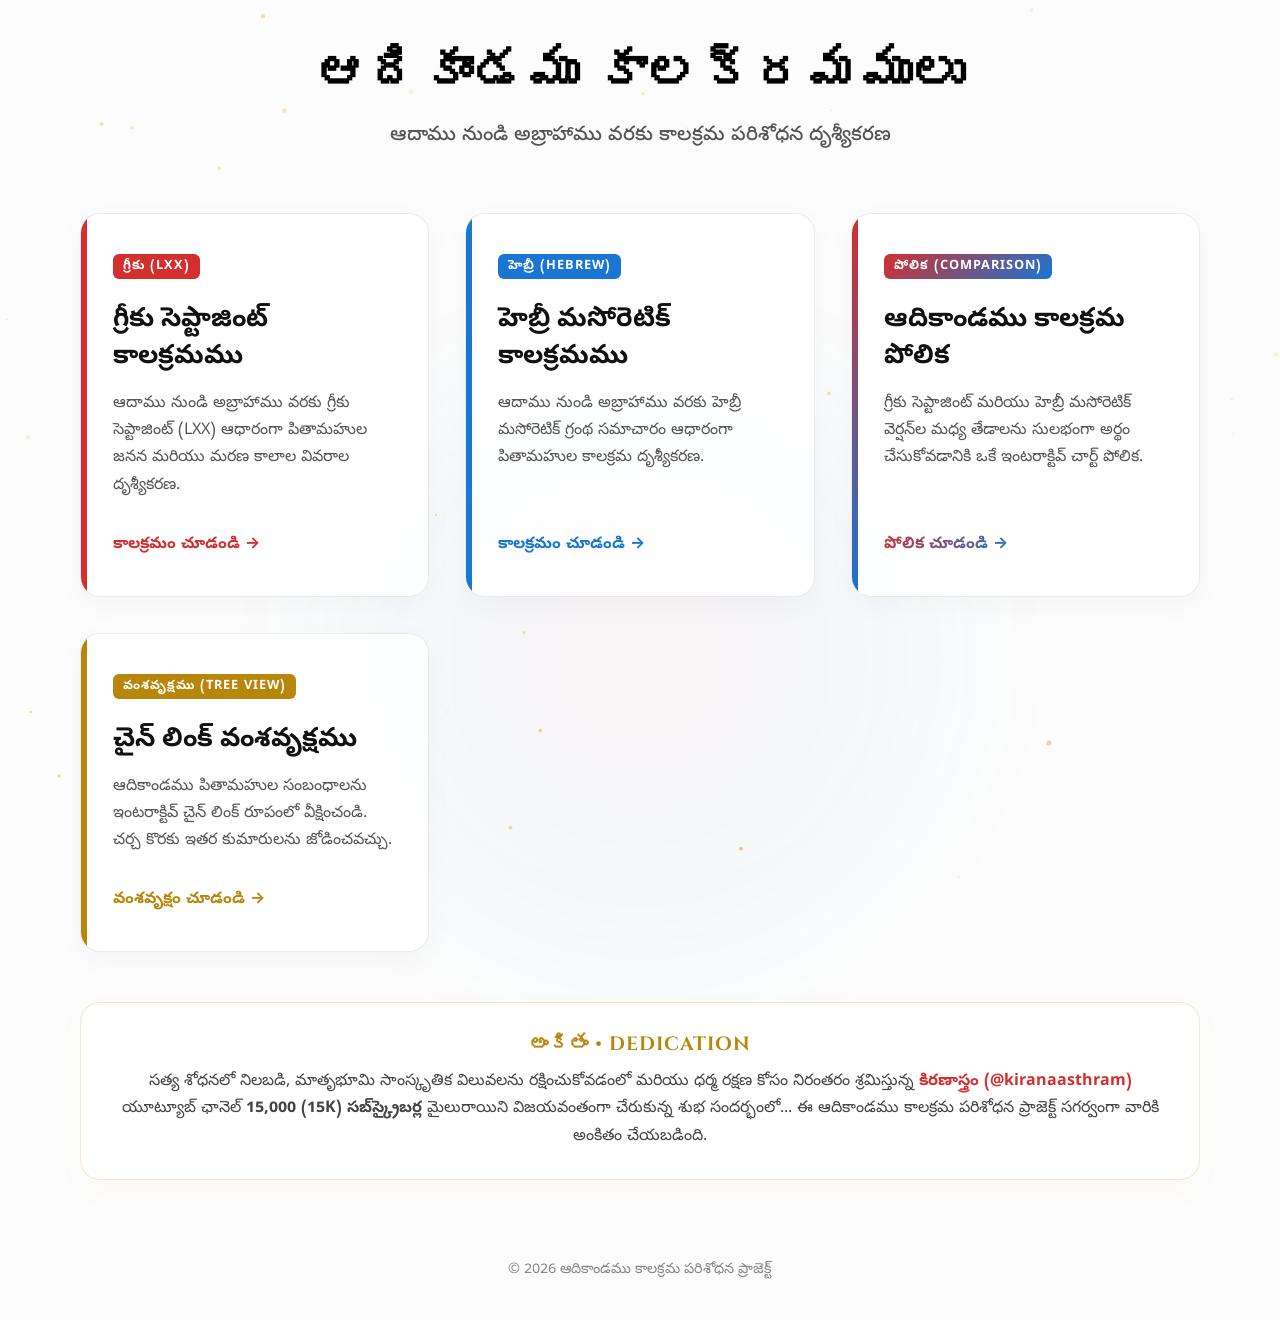
<file: index.html>
<!DOCTYPE html>
<html lang="te">

<head>
  <meta charset="UTF-8">
  <meta name="viewport" content="width=device-width, initial-scale=1.0">
  <title>ఆదికాండము కాలక్రమములు: ఆదాము నుండి అబ్రాహాము వరకు</title>
  <link
    href="https://fonts.googleapis.com/css2?family=Cinzel:wght@400;700&family=Inter:wght@300;400;600;700&family=Noto+Sans+Telugu:wght@400;600;700&display=swap"
    rel="stylesheet">
  <style>
    *,
    *::before,
    *::after {
      margin: 0;
      padding: 0;
      box-sizing: border-box;
    }

    body {
      background: #fcfcfc;
      color: #1a1a1a;
      font-family: 'Noto Sans Telugu', 'Inter', sans-serif;
      min-height: 100vh;
      display: flex;
      flex-direction: column;
      align-items: center;
      justify-content: center;
      padding: 40px 20px;
      overflow-x: hidden;
      position: relative;
    }

    /* Decorative backdrops */
    .bg-glow {
      position: absolute;
      width: 700px;
      height: 700px;
      border-radius: 50%;
      background: radial-gradient(circle, rgba(211, 47, 47, 0.04) 0%, rgba(25, 118, 210, 0.04) 50%, transparent 70%);
      top: 50%;
      left: 50%;
      transform: translate(-50%, -50%);
      z-index: -1;
      filter: blur(60px);
    }

    header {
      text-align: center;
      margin-bottom: 60px;
      animation: fadeIn 1s ease-out;
    }

    header h1 {
      font-family: 'Cinzel', serif;
      font-size: 3.2rem;
      font-weight: 700;
      color: #000;
      letter-spacing: 2px;
      margin-bottom: 12px;
      text-shadow: 0 2px 4px rgba(0, 0, 0, 0.03);
    }

    header p {
      font-size: 1.25rem;
      color: #555;
      max-width: 600px;
      margin: 0 auto;
      line-height: 1.6;
      font-weight: 500;
    }

    .grid {
      display: grid;
      grid-template-columns: repeat(auto-fit, minmax(320px, 1fr));
      gap: 36px;
      width: 100%;
      max-width: 1120px;
      animation: slideUp 1s cubic-bezier(0.16, 1, 0.3, 1) both;
    }

    .card {
      background: rgba(255, 255, 255, 0.9);
      border: 1px solid rgba(0, 0, 0, 0.08);
      border-radius: 20px;
      padding: 40px 32px;
      text-decoration: none;
      color: inherit;
      display: flex;
      flex-direction: column;
      align-items: flex-start;
      box-shadow: 0 8px 30px rgba(0, 0, 0, 0.03);
      backdrop-filter: blur(12px);
      -webkit-backdrop-filter: blur(12px);
      transition: all 0.4s cubic-bezier(0.16, 1, 0.3, 1);
      position: relative;
      overflow: hidden;
    }

    .card::before {
      content: '';
      position: absolute;
      top: 0;
      left: 0;
      width: 6px;
      height: 100%;
      transition: width 0.3s ease;
    }

    /* Color highlights for card borders */
    .card.lxx::before {
      background: #d32f2f;
    }

    .card.heb::before {
      background: #1976d2;
    }

    .card.comp::before {
      background: linear-gradient(to bottom, #d32f2f, #1976d2);
    }

    .card.tree::before {
      background: #b8860b;
    }

    .card:hover {
      transform: translateY(-8px);
      box-shadow: 0 20px 40px rgba(0, 0, 0, 0.08);
      border-color: rgba(0, 0, 0, 0.14);
    }

    .card:hover::before {
      width: 10px;
    }

    .badge {
      padding: 4px 10px;
      border-radius: 6px;
      font-size: 0.8rem;
      font-weight: 700;
      color: #fff;
      margin-bottom: 24px;
      text-transform: uppercase;
      letter-spacing: 1px;
    }

    .lxx .badge {
      background: #d32f2f;
    }

    .heb .badge {
      background: #1976d2;
    }

    .comp .badge {
      background: linear-gradient(135deg, #d32f2f, #1976d2);
    }

    .tree .badge {
      background: #b8860b;
    }

    .card h2 {
      font-size: 1.65rem;
      font-weight: 700;
      color: #111;
      margin-bottom: 14px;
      transition: color 0.3s;
      line-height: 1.4;
    }

    .lxx:hover h2 {
      color: #d32f2f;
    }

    .heb:hover h2 {
      color: #1976d2;
    }

    .comp:hover h2 {
      background: linear-gradient(135deg, #d32f2f, #1976d2);
      -webkit-background-clip: text;
      -webkit-text-fill-color: transparent;
    }

    .tree:hover h2 {
      color: #b8860b;
    }

    .card p {
      font-size: 1rem;
      color: #555;
      line-height: 1.7;
      margin-bottom: 32px;
    }

    .btn {
      margin-top: auto;
      font-size: 1rem;
      font-weight: 700;
      display: inline-flex;
      align-items: center;
      gap: 8px;
      transition: gap 0.2s;
    }

    .lxx .btn {
      color: #d32f2f;
    }

    .heb .btn {
      color: #1976d2;
    }

    .comp .btn {
      background: linear-gradient(135deg, #d32f2f, #1976d2);
      -webkit-background-clip: text;
      -webkit-text-fill-color: transparent;
    }

    .tree .btn {
      color: #b8860b;
    }

    .card:hover .btn {
      gap: 12px;
    }

    footer {
      margin-top: 80px;
      text-align: center;
      font-size: 0.9rem;
      color: #888;
      animation: fadeIn 1.2s ease-out;
    }

    @keyframes fadeIn {
      from {
        opacity: 0;
      }

      to {
        opacity: 1;
      }
    }

    @keyframes slideUp {
      from {
        opacity: 0;
        transform: translateY(30px);
      }

      to {
        opacity: 1;
        transform: translateY(0);
      }
    }

    @media(max-width: 768px) {
      header h1 {
        font-size: 2.3rem;
      }

      header p {
        font-size: 1.1rem;
      }

      .grid {
        grid-template-columns: 1fr;
      }

      body {
        padding: 30px 15px;
      }
    }

    #bg-canvas {
      position: fixed;
      top: 0;
      left: 0;
      width: 100vw;
      height: 100vh;
      z-index: -2;
      pointer-events: none;
    }
    .dedication-banner {
      background: rgba(255, 255, 255, 0.85);
      border: 1px solid rgba(218, 165, 32, 0.25);
      border-radius: 20px;
      padding: 28px 32px;
      max-width: 1120px;
      width: 100%;
      margin: 50px auto 0 auto;
      text-align: center;
      box-shadow: 0 10px 30px rgba(218, 165, 32, 0.03);
      backdrop-filter: blur(12px);
      -webkit-backdrop-filter: blur(12px);
      animation: slideUp 1.2s cubic-bezier(0.16, 1, 0.3, 1) both;
      transition: all 0.4s cubic-bezier(0.16, 1, 0.3, 1);
    }
    .dedication-banner:hover {
      transform: translateY(-5px) scale(1.01);
      box-shadow: 0 20px 40px rgba(218, 165, 32, 0.08);
      border-color: rgba(218, 165, 32, 0.55);
    }
    .dedication-banner h3 {
      font-size: 1.2rem;
      font-weight: 700;
      color: #b8860b; 
      letter-spacing: 1px;
      margin-bottom: 12px;
      text-transform: uppercase;
      font-family: 'Cinzel', serif;
    }
    .dedication-banner p {
      font-size: 1rem;
      color: #444;
      line-height: 1.7;
    }
    .dedication-banner a {
      color: #d32f2f;
      text-decoration: none;
      font-weight: 700;
      transition: color 0.2s;
    }
    .dedication-banner a:hover {
      color: #1976d2;
      text-decoration: underline;
    }
  </style>
</head>

<body>

  <canvas id="bg-canvas"></canvas>
  <div class="bg-glow"></div>

  <header>
    <h1>ఆదికాండము కాలక్రమములు</h1>
    <p>ఆదాము నుండి అబ్రాహాము వరకు కాలక్రమ పరిశోధన దృశ్యీకరణ </p>
  </header>

  <div class="grid">
    <!-- Card 1: LXX -->
    <a href="./genesis-timeline-lxx/index.html" class="card lxx">
      <div class="badge">గ్రీకు (LXX)</div>
      <h2>గ్రీకు సెప్టాజింట్ కాలక్రమము</h2>
      <p>ఆదాము నుండి అబ్రాహాము వరకు గ్రీకు సెప్టాజింట్ (LXX) ఆధారంగా పితామహుల జనన మరియు మరణ కాలాల వివరాల దృశ్యీకరణ.</p>
      <div class="btn">కాలక్రమం చూడండి &rarr;</div>
    </a>

    <!-- Card 2: Hebrew -->
    <a href="./genesis-timeline-hebrew/index.html" class="card heb">
      <div class="badge">హెబ్రీ (Hebrew)</div>
      <h2>హెబ్రీ మసోరెటిక్ కాలక్రమము</h2>
      <p>ఆదాము నుండి అబ్రాహాము వరకు హెబ్రీ మసోరెటిక్ గ్రంథ సమాచారం ఆధారంగా పితామహుల కాలక్రమ దృశ్యీకరణ.</p>
      <div class="btn">కాలక్రమం చూడండి &rarr;</div>
    </a>

    <!-- Card 3: Comparison -->
    <a href="./genesis-timeline-comparison/index.html" class="card comp">
      <div class="badge">పోలిక (Comparison)</div>
      <h2>ఆదికాండము కాలక్రమ పోలిక</h2>
      <p>గ్రీకు సెప్టాజింట్ మరియు హెబ్రీ మసోరెటిక్ వెర్షన్‌ల మధ్య తేడాలను సులభంగా అర్థం చేసుకోవడానికి ఒకే ఇంటరాక్టివ్
        చార్ట్ పోలిక.</p>
      <div class="btn">పోలిక చూడండి &rarr;</div>
    </a>

    <!-- Card 4: Tree View -->
    <a href="./genesis-timeline-tree/index.html" class="card tree">
      <div class="badge">వంశవృక్షము (Tree View)</div>
      <h2>చైన్ లింక్ వంశవృక్షము</h2>
      <p>ఆదికాండము పితామహుల సంబంధాలను ఇంటరాక్టివ్ చైన్ లింక్ రూపంలో వీక్షించండి. చర్చ కొరకు ఇతర కుమారులను జోడించవచ్చు.</p>
      <div class="btn">వంశవృక్షం చూడండి &rarr;</div>
    </a>
  </div>

  <div class="dedication-banner">
    <h3>అంకితం &bull; Dedication</h3>
    <p>
      సత్య శోధనలో నిలబడి, మాతృభూమి సాంస్కృతిక విలువలను రక్షించుకోవడంలో మరియు ధర్మ రక్షణ కోసం నిరంతరం శ్రమిస్తున్న 
      <a href="https://www.youtube.com/@kiranaasthram" target="_blank">కిరణాస్త్రం (@kiranaasthram)</a> 
      యూట్యూబ్ ఛానెల్ <strong>15,000 (15K) సబ్‌స్క్రైబర్ల</strong> మైలురాయిని విజయవంతంగా చేరుకున్న శుభ సందర్భంలో... 
      ఈ ఆదికాండము కాలక్రమ పరిశోధన ప్రాజెక్ట్ సగర్వంగా వారికి అంకితం చేయబడింది.
    </p>
  </div>

  <footer>
    <p>&copy; 2026 ఆదికాండము కాలక్రమ పరిశోధన ప్రాజెక్ట్</p>
  </footer>

  <script>
    const canvas = document.getElementById('bg-canvas');
    const ctx = canvas.getContext('2d');

    let width = canvas.width = window.innerWidth;
    let height = canvas.height = window.innerHeight;

    const particles = [];
    const particleCount = Math.min(60, Math.floor((width * height) / 25000)); 

    class Particle {
      constructor() {
        this.reset();
        this.y = Math.random() * height; 
      }

      reset() {
        this.x = Math.random() * width;
        this.y = height + Math.random() * 20; 
        this.radius = Math.random() * 1.8 + 0.8;
        this.vx = (Math.random() - 0.5) * 0.15;
        this.vy = -Math.random() * 0.25 - 0.05; 
        this.maxOpacity = Math.random() * 0.45 + 0.15;
        this.opacity = Math.random() * this.maxOpacity;
        this.twinkleSpeed = Math.random() * 0.008 + 0.002;
        this.twinkleDir = Math.random() > 0.5 ? 1 : -1;
      }

      update() {
        this.x += this.vx;
        this.y += this.vy;

        if (this.x < 0 || this.x > width) this.vx *= -1;
        if (this.y < -20) {
          this.reset();
        }

        this.opacity += this.twinkleSpeed * this.twinkleDir;
        if (this.opacity >= this.maxOpacity) {
          this.opacity = this.maxOpacity;
          this.twinkleDir = -1;
        } else if (this.opacity <= 0.05) {
          this.opacity = 0.05;
          this.twinkleDir = 1;
        }
      }

      draw() {
        ctx.beginPath();
        ctx.arc(this.x, this.y, this.radius, 0, Math.PI * 2);
        ctx.fillStyle = `rgba(218, 165, 32, ${this.opacity.toFixed(3)})`; 
        ctx.fill();
      }
    }

    for (let i = 0; i < particleCount; i++) {
      particles.push(new Particle());
    }

    function animate() {
      ctx.clearRect(0, 0, width, height);

      // Starlight nodes
      for (let i = 0; i < particleCount; i++) {
        particles[i].update();
        particles[i].draw();

        for (let j = i + 1; j < particleCount; j++) {
          const dx = particles[i].x - particles[j].x;
          const dy = particles[i].y - particles[j].y;
          const dist = Math.sqrt(dx * dx + dy * dy);

          if (dist < 120) {
            ctx.beginPath();
            ctx.moveTo(particles[i].x, particles[i].y);
            ctx.lineTo(particles[j].x, particles[j].y);
            const lineOp = (1 - dist / 120) * 0.05 * Math.min(particles[i].opacity, particles[j].opacity);
            ctx.strokeStyle = `rgba(218, 165, 32, ${lineOp.toFixed(3)})`; 
            ctx.lineWidth = 0.8;
            ctx.stroke();
          }
        }
      }

      requestAnimationFrame(animate);
    }

    window.addEventListener('resize', () => {
      width = canvas.width = window.innerWidth;
      height = canvas.height = window.innerHeight;
    });

    animate();
  </script>

</body>

</html>
</file>
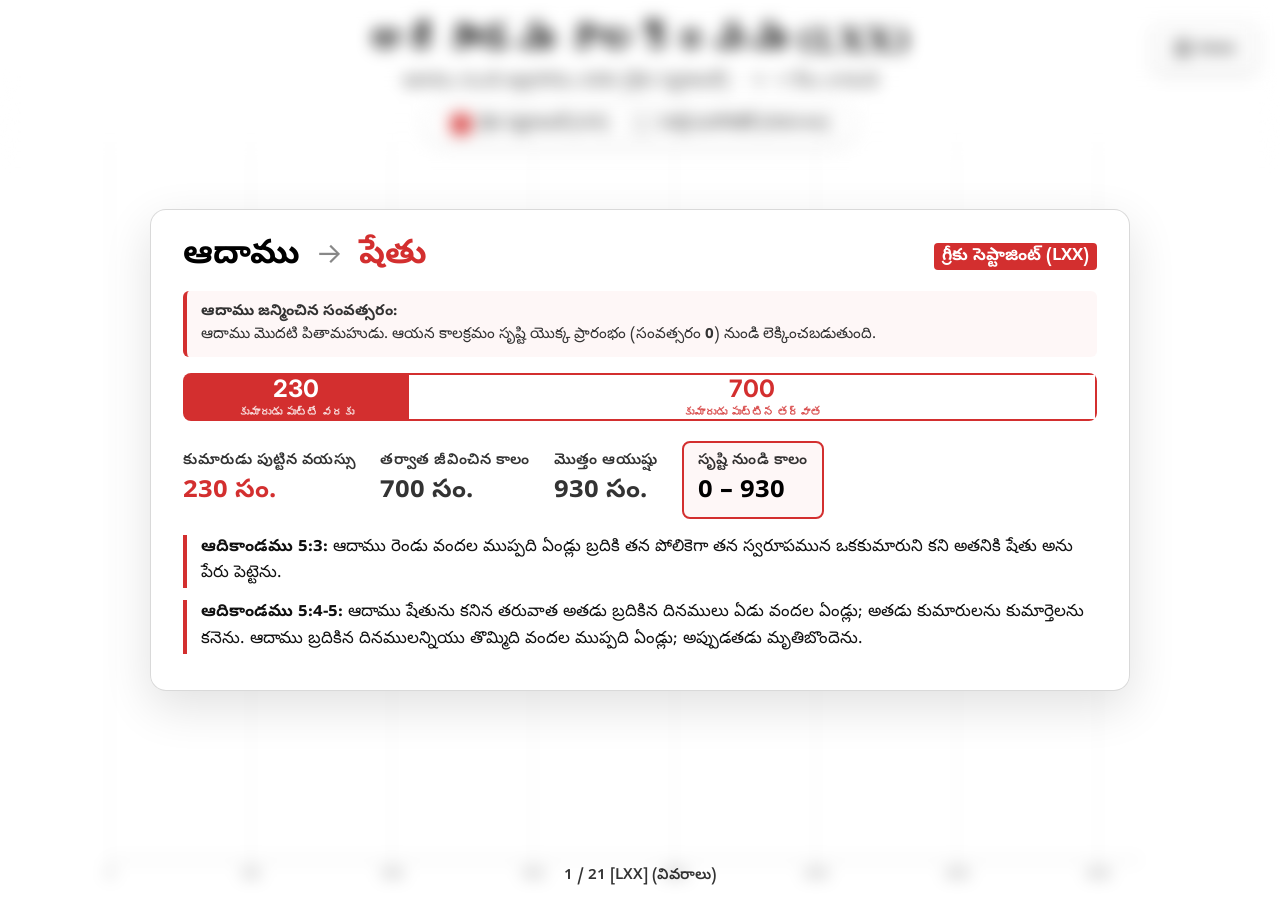
<file: genesis-timeline-comparison/index.html>
<!DOCTYPE html>
<html lang="te">
<head>
<meta charset="UTF-8">
<meta name="viewport" content="width=device-width, initial-scale=1.0">
<title>ఆదికాండము కాలక్రమ పోలిక: గ్రీకు (LXX) వర్సెస్ హెబ్రీ (Hebrew)</title>
<link href="https://fonts.googleapis.com/css2?family=Cinzel:wght@400;700&family=Inter:wght@300;400;600;700&family=Noto+Sans+Telugu:wght@400;600;700&display=swap" rel="stylesheet">
<style>
*, *::before, *::after { margin:0; padding:0; box-sizing:border-box; }

:root {
  --bg: #ffffff;
  --accent: #d32f2f; /* Red default for Greek */
  --highlight: #000000;
  --text: #000000;
  --glass: rgba(255, 255, 255, 0.95);
  --glass-border: rgba(0, 0, 0, 0.15);
}

html, body { width:100vw; height:100vh; overflow:hidden; background:var(--bg);
  font-family:'Noto Sans Telugu','Inter',sans-serif; color:var(--text); }

/* ── LAYOUT ── */
#app {
  position:fixed; inset:0; z-index:2;
  display:block;
  transition: filter 0.6s ease;
}
#app.blurred {
  filter: blur(8px);
  pointer-events: none;
}

header {
  position: absolute; top: 0; left: 0; width: 100%;
  text-align:center; padding:18px 0; z-index:5;
  background:linear-gradient(to bottom, rgba(255,255,255,.98) 50%, transparent);
  display: flex;
  flex-direction: column;
  align-items: center;
}
header h1 {
  font-family:'Cinzel',serif; font-size:2.2rem; color:var(--highlight);
  letter-spacing:2px;
}
header p { font-size:1.05rem; opacity:.75; margin-top:4px; }

/* ── PREMIUM CHECKBOXES ── */
.checkbox-controls {
  display: inline-flex;
  gap: 24px;
  margin-top: 12px;
  background: rgba(255,255,255,0.95);
  border: 1px solid rgba(0,0,0,0.12);
  border-radius: 30px;
  padding: 8px 24px;
  box-shadow: 0 4px 16px rgba(0,0,0,0.06);
  pointer-events: auto; /* Allow clicking over transparent header */
  backdrop-filter: blur(4px);
}
.cb-label {
  display: flex;
  align-items: center;
  gap: 8px;
  font-size: 0.95rem;
  font-weight: 600;
  cursor: pointer;
  user-select: none;
  font-family: 'Noto Sans Telugu', 'Inter', sans-serif;
  color: #444;
  transition: color 0.2s;
}
.cb-label:hover {
  color: #000;
}
.cb-label input {
  position: absolute;
  opacity: 0;
  cursor: pointer;
  height: 0; width: 0;
}
.cb-custom {
  position: relative;
  height: 20px; width: 20px;
  background-color: #eee;
  border-radius: 6px;
  transition: background-color 0.2s, border-color 0.2s;
  border: 2px solid #ccc;
}
.cb-label:hover input ~ .cb-custom {
  border-color: #999;
}
/* Greek Red Theme */
.cb-label input:checked ~ .cb-custom.lxx {
  background-color: #d32f2f;
  border-color: #d32f2f;
}
/* Hebrew Blue Theme */
.cb-label input:checked ~ .cb-custom.heb {
  background-color: #1976d2;
  border-color: #1976d2;
}
.cb-custom::after {
  content: "";
  position: absolute;
  display: none;
  left: 5px; top: 1px;
  width: 4px; height: 8px;
  border: solid white;
  border-width: 0 2px 2px 0;
  transform: rotate(45deg);
}
.cb-label input:checked ~ .cb-custom::after {
  display: block;
}

/* ── TIMELINE AREA ── */
#timeline-area {
  width:100%; height:100%;
  position:relative;
  overflow:hidden;
  cursor:grab;
  user-select:none;
}
#timeline-area:active {
  cursor:grabbing;
}

/* ── CANVAS CONTROLS ── */
.canvas-controls {
  position: fixed;
  top: 24px;
  right: 124px; /* Shifted left to make space for Home button */
  z-index: 15;
  display: flex;
  gap: 8px;
  background: var(--glass);
  border: 1px solid var(--glass-border);
  border-radius: 8px;
  padding: 6px;
  box-shadow: 0 4px 12px rgba(0,0,0,0.1);
  backdrop-filter: blur(8px);
  -webkit-backdrop-filter: blur(8px);
  opacity: 0;
  pointer-events: none;
  transition: opacity 0.3s ease;
}
.canvas-controls.visible {
  opacity: 1;
  pointer-events: auto;
}
.home-control {
  position: fixed;
  top: 24px;
  right: 24px;
  z-index: 15;
  background: var(--glass);
  border: 1px solid var(--glass-border);
  border-radius: 8px;
  padding: 6px;
  box-shadow: 0 4px 12px rgba(0,0,0,0.1);
  backdrop-filter: blur(8px);
  -webkit-backdrop-filter: blur(8px);
}
.control-btn {
  height: 32px;
  border: 1px solid rgba(0,0,0,0.15);
  background: #fff;
  color: #000;
  font-size: 13px;
  font-weight: 600;
  border-radius: 4px;
  cursor: pointer;
  display: inline-flex;
  align-items: center;
  justify-content: center;
  padding: 0 12px;
  gap: 6px;
  transition: background 0.2s, color 0.2s, transform 0.1s;
  font-family: 'Inter', 'Noto Sans Telugu', sans-serif;
}
.control-btn:hover {
  background: #000;
  color: #fff;
}
.control-btn:active {
  transform: scale(0.95);
}

/* ── SPOTLIGHT OVERLAY ── */
#spotlight-overlay {
  position:fixed; inset:0; z-index:10;
  display:flex; align-items:center; justify-content:center;
  pointer-events:none;
}
#spotlight-overlay.active { pointer-events:auto; }

.spot-card {
  width: 92%; max-width: 980px;
  max-height: 90vh;
  overflow-y: auto;
  background: var(--glass);
  border: 1px solid var(--glass-border);
  border-radius: 16px;
  padding: 24px 32px;
  box-shadow: 0 16px 48px rgba(0,0,0,0.12);
  backdrop-filter: blur(16px);
  -webkit-backdrop-filter: blur(16px);
  opacity:0; transform:translateY(40px) scale(0.95);
  transition: opacity 0.5s, transform 0.5s cubic-bezier(.4,0,.2,1);
  pointer-events:none;
}
.spot-card.visible {
  opacity:1; transform:translateY(0) scale(1); pointer-events:auto;
}

.spot-name {
  font-size:2.4rem; font-weight:700; color:#000; margin-bottom:6px;
}

.spot-bar-wrap { position:relative; width:100%; height:48px; margin:16px 0 20px; display:flex; border-radius:8px; overflow:hidden; }
.spot-seg {
  height:100%; display:flex; align-items:center; justify-content:center;
  font-family:'Inter',sans-serif; font-weight:700; font-size:1.1rem;
  position:relative;
}
.spot-seg.before { background:var(--accent); color:#fff; }
.spot-seg.after  { background:#fff; color:#000; border:2px solid #000; border-left:none; }

.spot-seg .seg-years { font-size:1.5rem; font-weight:700; }
.spot-seg .seg-label { font-size:.7rem; opacity:.85; margin-top:2px; }
.spot-seg-inner { display:flex; flex-direction:column; align-items:center; }

.spot-stats {
  display:flex; gap:24px; margin-bottom:16px; flex-wrap:wrap; align-items:center;
}
.spot-stat { display:flex; flex-direction:column; }
.spot-stat.highlight {
  border: 2px solid var(--accent);
  border-radius: 8px;
  padding: 8px 14px;
  background-color: rgba(211, 47, 47, 0.04);
}
.spot-stat-label { font-size:0.95rem; letter-spacing:0.5px; opacity:.8; margin-bottom:4px; font-weight:600; }
.spot-stat-val { font-size:1.6rem; font-weight:700; color:var(--accent); }

.spot-verses { margin-top:8px; }
.spot-verse {
  font-size:1.05rem; line-height:1.6;
  border-left:4px solid var(--highlight); padding-left:14px; margin-bottom:12px;
  color:#111;
}

/* ── STEP COUNTER ── */
#step-info {
  position:fixed; bottom:14px; left:50%; transform:translateX(-50%);
  font-size:.95rem; color:var(--highlight); opacity:.8; z-index:20; font-weight:600;
}

/* ── SVG BARS ── */
rect.seg, rect.seg-comp { transition: filter 0.2s; cursor: pointer; }
rect.seg:hover, rect.seg-comp:hover { filter: brightness(1.08); }
</style>
</head>
<body>

<div id="app">
  <header>
    <h1>ఆదికాండము కాలక్రమ పోలిక</h1>
    <p>గ్రీకు సెప్టాజింట్ (LXX) మరియు హెబ్రీ మసోరెటిక్ (Hebrew) &nbsp;·&nbsp; ← → కీలు వాడండి</p>
    
    <div class="checkbox-controls">
      <label class="cb-label">
        <input type="checkbox" id="cb-lxx" checked>
        <span class="cb-custom lxx"></span>
        గ్రీకు సెప్టాజింట్ (LXX)
      </label>
      <label class="cb-label">
        <input type="checkbox" id="cb-heb">
        <span class="cb-custom heb"></span>
        హెబ్రీ మసోరెటిక్ (Hebrew)
      </label>
    </div>
  </header>
  
  <div id="timeline-area"></div>
  <div class="canvas-controls" id="canvas-controls">
    <button class="control-btn" id="btn-fit" title="Reset Presentation View">
      <svg viewBox="0 0 24 24" width="16" height="16" stroke="currentColor" stroke-width="2.2" fill="none" stroke-linecap="round" stroke-linejoin="round">
        <rect x="3" y="3" width="18" height="12" rx="1"></rect>
        <line x1="12" y1="15" x2="12" y2="21"></line>
        <line x1="12" y1="18" x2="8" y2="21"></line>
        <line x1="12" y1="18" x2="16" y2="21"></line>
      </svg>
      Presentation View
    </button>
  </div>
  <div class="home-control">
    <a href="../index.html" class="control-btn" style="text-decoration: none;" title="Home">
      <svg viewBox="0 0 24 24" width="18" height="18" stroke="currentColor" stroke-width="2.2" fill="none" stroke-linecap="round" stroke-linejoin="round">
        <path d="M3 9l9-7 9 7v11a2 2 0 0 1-2 2H5a2 2 0 0 1-2-2z"></path>
        <polyline points="9 22 9 12 15 12 15 22"></polyline>
      </svg>
      Home
    </a>
  </div>
</div>

<div id="spotlight-overlay">
  <div id="card" class="spot-card"></div>
</div>

<div id="step-info"></div>

<script>
// ═══════════════ DATA GREEK (LXX) ═══════════════
const DATA_LXX = [
  {name:"ఆదాము",age_at_son:230,years_after:700,total:930,birth_ysc:0,son_ysc:230,death_ysc:930,ref_son:"ఆదికాండము 5:3",ref_after:"ఆదికాండము 5:4-5",verse_son:"ఆదాము రెండు వందల ముప్పది ఏండ్లు బ్రదికి తన పోలికెగా తన స్వరూపమున ఒకకుమారుని కని అతనికి షేతు అను పేరు పెట్టెను.",verse_after:"ఆదాము షేతును కనిన తరువాత అతడు బ్రదికిన దినములు ఏడు వందల ఏండ్లు; అతడు కుమారులను కుమార్తెలను కనెను. ఆదాము బ్రదికిన దినములన్నియు తొమ్మిది వందల ముప్పది ఏండ్లు; అప్పుడతడు మృతిబొందెను."},
  {name:"షేతు",age_at_son:205,years_after:707,total:912,birth_ysc:230,son_ysc:435,death_ysc:1142,ref_son:"ఆదికాండము 5:6",ref_after:"ఆదికాండము 5:7-8",verse_son:"షేతు రెండు వందల అయిదేండ్లు బ్రదికి ఎనోషును కనెను.",verse_after:"షేతు ఎనోషును కనిన తరువాత ఏడు వందల ఏడేండ్లు బ్రదికి కుమారులను కుమార్తెలను కనెను. షేతు బ్రదికిన దినములన్నియు తొమ్మిది వందల పన్నెండేండ్లు; అప్పుడతడు మృతిబొందెను."},
  {name:"ఎనోషు",age_at_son:190,years_after:715,total:905,birth_ysc:435,son_ysc:625,death_ysc:1340,ref_son:"ఆదికాండము 5:9",ref_after:"ఆదికాండము 5:10-11",verse_son:"ఎనోషు నూట తొంబది ఏండ్లు బ్రదికి కేనానును కనెను.",verse_after:"ఎనోషు కేనానును కనిన తరువాత ఏడు వందల పదునయిదేండ్లు బ్రదికి కుమారులను కుమార్తెలను కనెను. ఎనోషు బ్రదికిన దినములన్నియు తొమ్మిది వందల అయిదేండ్లు; అప్పుడతడు మృతిబొందెను."},
  {name:"కేనాను",age_at_son:170,years_after:740,total:910,birth_ysc:625,son_ysc:795,death_ysc:1535,ref_son:"ఆదికాండము 5:12",ref_after:"ఆదికాండము 5:13-14",verse_son:"కేనాను నూట డెబ్బది ఏండ్లు బ్రదికి మహలలేలును కనెను.",verse_after:"కేనాను మహలలేలును కనిన తరువాత ఏడు వందల నలువది ఏండ్లు బ్రదికి కుమారులను కుమార్తెలను కనెను. కేనాను బ్రదికిన దినములన్నియు తొమ్మిది వందల పదియేండ్లు; అప్పుడతడు మృతిబొందెను."},
  {name:"మహలలేలు",age_at_son:165,years_after:730,total:895,birth_ysc:795,son_ysc:960,death_ysc:1690,ref_son:"ఆదికాండము 5:15",ref_after:"ఆదికాండము 5:16-17",verse_son:"మహలలేలు నూట అరువది అయిదేండ్లు బ్రదికి యెరెదును కనెను.",verse_after:"మహలలేలు యెరెదును కనిన తరువాత ఏడు వందల ముప్పది ఏండ్లు బ్రదికి కుమారులను కుమార్తెలను కనెను. మహలలేలు బ్రదికిన దినములన్నియు ఎనిమిది వందల తొంబది అయిదేండ్లు; అప్పుడతడు మృతిబొందెను."},
  {name:"యెరెదు",age_at_son:162,years_after:800,total:962,birth_ysc:960,son_ysc:1122,death_ysc:1922,ref_son:"ఆదికాండము 5:18",ref_after:"ఆదికాండము 5:19-20",verse_son:"యెరెదు నూట అరువది రెండేండ్లు బ్రదికి హనోకును కనెను.",verse_after:"యెరెదు హనోకును కనిన తరువాత ఎనిమిది వందల ఏండ్లు బ్రదికి కుమారులను కుమార్తెలను కనెను.ยెరెదు బ్రదికిన దినములన్నియు తొమ్మిది వందల అరువది రెండేండ్లు; అప్పుడతడు మృతిబొందెను."},
  {name:"హనోకు",age_at_son:165,years_after:200,total:365,birth_ysc:1122,son_ysc:1287,death_ysc:1487,ref_son:"ఆదికాండము 5:21",ref_after:"ఆదికాండము 5:22-24",verse_son:"హనోకు నూట అరువది అయిదేండ్లు బ్రదికి మెతూషెలను కనెను.",verse_after:"హనోకు మెతూషెలను కనిన తరువాత రెండు వందల ఏండ్లు దేవునితో నడుచుచు కుమారులను కుమార్తెలను కనెను. హనోకు బ్రదికిన దినములన్నియు మూడు వందల అరువది అయిదేండ్లు. హనోకు దేవునితో నడిచిన తరువాత దేవుడతని తీసికొనిపోయెను."},
  {name:"మెతూషెల",age_at_son:167,years_after:802,total:969,birth_ysc:1287,son_ysc:1454,death_ysc:2256,ref_son:"ఆదికాండము 5:25",ref_after:"ఆదికాండము 5:26-27",verse_son:"మెతూషెల నూట అరువది ఏడేండ్లు బ్రదికి లెమెకును కనెను.",verse_after:"మెతూషెల లెమెకును కనిన తరువాత ఎనిమిది వందల రెండేండ్లు బ్రదికి కుమారులను కుమార్తెలను కనెను. మెతూషెల బ్రదికిన దినములన్నియు తొమ్మిది వందల అరువది తొమ్మిదేండ్లు; అప్పుడతడు మృతిబొందెను."},
  {name:"లెమెకు",age_at_son:188,years_after:565,total:753,birth_ysc:1454,son_ysc:1642,death_ysc:2207,ref_son:"ఆదికాండము 5:28-29",ref_after:"ఆదికాండము 5:30-31",verse_son:"లెమెకు నూట ఎనుబది ఎనిమిది ఏండ్లు బ్రదికి ఒక కుమారుని కని అతనికి నోవహు అను పేరు పెట్టెను.",verse_after:"లెమెకు నోవహును కనిన తరువాత ఐదు వందల అరువది అయిదేండ్లు బ్రదికి కుమారులను కుమార్తెలను కనెను. లెమెకు బ్రదికిన దినములన్నియు ఏడు వందల ఏబది మూడేండ్లు; అప్పుడతడు మృతిబొందెను."},
  {name:"నోవహు",age_at_son:500,years_after:450,total:950,birth_ysc:1642,son_ysc:2142,death_ysc:2592,ref_son:"ఆదికాండము 5:32",ref_after:"ఆదికాండము 9:28-29",verse_son:"నోవహు ఐదు వందల ఏండ్లవాడై షేమును హామును యాపెతును కనెను.",verse_after:"జలప్రళయము తరువాత నోవహు మూడు వందల ఏబది ఏండ్లు బ్రదికెను. నోవహు దినములన్నియు తొమ్మిది వందల ఏబది ఏండ్లు; అప్పుడతడు మృతిబొందెను."},
  {name:"షేము",age_at_son:100,years_after:500,total:600,birth_ysc:2142,son_ysc:2244,death_ysc:2742,ref_son:"ఆదికాండము 11:10",ref_after:"ఆదికాండము 11:11",verse_son:"జలప్రళయము గతించిన రెండేండ్లకు షేము నూరేండ్లవాడై అర్పక్షదును కనెను.",verse_after:"షేము అర్పక్షదును కనిన తరువాత ఐదు వందల ఏండ్లు బ్రదికి కుమారులను కుమార్తెలను కనెను."},
  {name:"అర్పక్షదు",age_at_son:135,years_after:400,total:535,birth_ysc:2244,son_ysc:2379,death_ysc:2779,ref_son:"ఆదికాండము 11:12",ref_after:"ఆదికాండము 11:13",verse_son:"అర్పక్షదు నూట ముప్పది అయిదేండ్లు బ్రదికి కయీనానును కనెను.",verse_after:"అర్పక్షదు కయీనానును కనిన తరువాత నాలుగు వందల ఏండ్లు బ్రదికి కుమారులను కుమార్తెలను కనెను."},
  {name:"కయీనాను",age_at_son:130,years_after:330,total:460,birth_ysc:2379,son_ysc:2509,death_ysc:2839,ref_son:"ఆదికాండము 11:13a (LXX)",ref_after:"ఆదికాండము 11:13b (LXX)",verse_son:"కయీనాను నూట ముప్పది ఏండ్లు బ్రదికి షేలహును కనెను.",verse_after:"కయీనాను షేలహును కనిన తరువాత మూడు వందల ముప్పది ఏండ్లు బ్రదికి కుమారులను కుమార్తెలను కనెను."},
  {name:"షేలహు",age_at_son:130,years_after:330,total:460,birth_ysc:2509,son_ysc:2639,death_ysc:2969,ref_son:"ఆదికాండము 11:14",ref_after:"ఆదికాండము 11:15",verse_son:"షేలహు నూట ముప్పది ఏండ్లు బ్రదికి ఏబెరును కనెను.",verse_after:"షేలహు ఏబెరును కనిన తరువాత మూడు వందల ముప్పది ఏండ్లు బ్రదికి కుమారులను కుమార్తెలను కనెను."},
  {name:"ఏబెరు",age_at_son:134,years_after:270,total:404,birth_ysc:2639,son_ysc:2773,death_ysc:3043,ref_son:"ఆదికాండము 11:16",ref_after:"ఆదికాండము 11:17",verse_son:"ఏబెరు నూట ముప్పది నాలుగేండ్లు బ్రదికి పెలెగును కనెను.",verse_after:"ఏబెరు పెలెగును కనిన తరువాత రెండు వందల డెబ్బది ఏండ్లు బ్రదికి కుమారులను కుమార్తెలను కనెను."},
  {name:"పెలెగు",age_at_son:130,years_after:209,total:339,birth_ysc:2773,son_ysc:2903,death_ysc:3112,ref_son:"ఆదికాండము 11:18",ref_after:"ఆదికాండము 11:19",verse_son:"పెలెగు నూట ముప్పది ఏండ్లు బ్రదికి రయూను కనెను.",verse_after:"పెలెగు రయూను కనిన తరువాత రెండు వందల తొమ్మిదేండ్లు బ్రదికి కుమారులను కుమార్తెలను కనెను."},
  {name:"రయూ",age_at_son:132,years_after:207,total:339,birth_ysc:2903,son_ysc:3035,death_ysc:3242,ref_son:"ఆదికాండము 11:20",ref_after:"ఆదికాండము 11:21",verse_son:"రయూ నూట ముప్పది రెండేండ్లు బ్రదికి సెరూగును కనెను.",verse_after:"రయూ సెరూగును కనిన తరువాత రెండు వందల ఏడేండ్లు బ్రదికి కుమారులను కుమార్తెలను కనెను."},
  {name:"సెరూగు",age_at_son:130,years_after:200,total:330,birth_ysc:3035,son_ysc:3165,death_ysc:3365,ref_son:"ఆదికాండము 11:22",ref_after:"ఆదికాండము 11:23",verse_son:"సెరూగు నూట ముప్పది ఏండ్లు బ్రదికి నాహోరును కనెను.",verse_after:"సెరూగు నాహోరును కనిన తరువాత రెండు వందల ఏండ్లు బ్రదికి కుమారులను కుమార్తెలను కనెను."},
  {name:"నాహోరు",age_at_son:179,years_after:125,total:304,birth_ysc:3165,son_ysc:3344,death_ysc:3469,ref_son:"ఆదికాండము 11:24",ref_after:"ఆదికాండము 11:25",verse_son:"నాహోరు నూట డెబ్బది తొమ్మిదేండ్లు బ్రదికి తెరహును కనెను.",verse_after:"నాహోరు తెరహును కనిన తరువాత నూట ఇరువది అయిదేండ్లు బ్రదికి కుమారులను కుమార్తెలను కనెను."},
  {name:"తెరహు",age_at_son:70,years_after:135,total:205,birth_ysc:3344,son_ysc:3414,death_ysc:3549,ref_son:"ఆదికాండము 11:26",ref_after:"ఆదికాండము 11:32",verse_son:"తెరహు డెబ్బది ఏండ్లు బ్రదికి అబ్రామును నాహోరును హారానును కనెను.",verse_after:"తెరహు బ్రదికిన దినములు రెండు వందల అయిదేండ్లు. తెరహు హారానులో మృతిబొందెను."},
  {name:"అబ్రాహాము",age_at_son:100,years_after:75,total:175,birth_ysc:3414,son_ysc:3514,death_ysc:3589,ref_son:"ఆదికాండము 21:5",ref_after:"ఆదికాండము 25:7",verse_son:"అబ్రాహాము కుమారుడైన ఇస్సాకు అతనికి పుట్టినప్పుడు అతడు నూరేండ్లవాడు.",verse_after:"అబ్రాహాము బ్రదికిన ఆయుష్కాలపు సంవత్సరములు నూట డెబ్బది యయిదు."}
];

// ═══════════════ DATA HEBREW (MASORETIC) ═══════════════
const DATA_HEB = [
  {name:"ఆదాము",age_at_son:130,years_after:800,total:930,birth_ysc:0,son_ysc:130,death_ysc:930,ref_son:"ఆదికాండము 5:3",ref_after:"ఆదికాండము 5:4-5",verse_son:"ఆదాము నూట ముప్పది ఏండ్లు బ్రదికి తన పోలికెగా తన స్వరూపమున ఒక కుమారుని కని అతనికి షేతు అను పేరు పెట్టెను.",verse_after:"ఆదాము షేతును కనిన తరువాత అతడు బ్రదికిన దినములు ఎనిమిది వందల ఏండ్లు; అతడు కుమారులను కుమార్తెలను కనెను. ఆదాము బ్రదికిన దినములన్నియు తొమ్మిది వందల ముప్పది ఏండ్లు; అప్పుడతడు మృతిబొందెను."},
  {name:"షేతు",age_at_son:105,years_after:807,total:912,birth_ysc:130,son_ysc:235,death_ysc:1042,ref_son:"ఆదికాండము 5:6",ref_after:"ఆదికాండము 5:7-8",verse_son:"షేతు నూట అయిదేండ్లు బ్రదికి ఎనోషును కనెను.",verse_after:"షేతు ఎనోషును కనిన తరువాత ఎనిమిది వందల ఏడేండ్లు బ్రదికి కుమారులను కుమార్తెలను కనెను. షేతు బ్రదికిన దినములన్నియు తొమ్మిది వందల పన్నెండేండ్లు; అప్పుడతడు మృతిబొందెను."},
  {name:"ఎనోషు",age_at_son:90,years_after:815,total:905,birth_ysc:235,son_ysc:325,death_ysc:1140,ref_son:"ఆదికాండము 5:9",ref_after:"ఆదికాండము 5:10-11",verse_son:"ఎనోషు తొంబది ఏండ్లు బ్రదికి కేనానును కనెను.",verse_after:"ఎనోషు కేనానును కనిన తరువాత ఎనిమిది వందల పదునయిదేండ్లు బ్రదికి కుమారులను కుమార్తెలను కనెను. ఎనోషు బ్రదికిన దినములన్నియు తొమ్మిది వందల అయిదేండ్లు; అప్పుడతడు మృతిబొందెను."},
  {name:"కేనాను",age_at_son:70,years_after:840,total:910,birth_ysc:325,son_ysc:395,death_ysc:1235,ref_son:"ఆదికాండము 5:12",ref_after:"ఆదికాండము 5:13-14",verse_son:"కేనాను డెబ్బది ఏండ్లు బ్రదికి మహలలేలును కనెను.",verse_after:"కేనాను మహలలేలును కనిన తరువాత ఎనిమిది వందల నలువది ఏండ్లు బ్రదికి కుమారులను కుమార్తెలను కనెను. కేనాను బ్రదికిన దినములన్నియు తొమ్మిది వందల పదియేండ్లు; అప్పుడతడు మృతిబొందెను."},
  {name:"మహలలేలు",age_at_son:65,years_after:830,total:895,birth_ysc:395,son_ysc:460,death_ysc:1290,ref_son:"ఆదికాండము 5:15",ref_after:"ఆదికాండము 5:16-17",verse_son:"మహలలేలు అరువది అయిదేండ్లు బ్రదికి యెరెదును కనెను.",verse_after:"మహలలేలు యెరెదును కనిన తరువాత ఎనిమిది వందల ముప్పది ఏండ్లు బ్రదికి కుమారులను కుమార్తెలను కనెను. మహలలేలు బ్రదికిన దినములన్నియు ఎనిమిది వందల తొంబది అయిదేండ్లు; అప్పుడతడు మృతిబొందెను."},
  {name:"యెరెదు",age_at_son:162,years_after:800,total:962,birth_ysc:460,son_ysc:622,death_ysc:1422,ref_son:"ఆదికాండము 5:18",ref_after:"ఆదికాండము 5:19-20",verse_son:"యెరెదు నూట అరువది రెండేండ్లు బ్రదికి హనోకును కనెను.",verse_after:"యెరెదు హనోకును కనిన తరువాత ఎనిమిది వందల ఏండ్లు బ్రదికి కుమారులను కుమార్తెలను కనెను. యెరెదు బ్రదికిన దినములన్నియు తొమ్మిది వందల అరువది రెండేండ్లు; అప్పుడతడు మృతిబొందెను."},
  {name:"హనోకు",age_at_son:65,years_after:300,total:365,birth_ysc:622,son_ysc:687,death_ysc:987,ref_son:"ఆదికాండము 5:21",ref_after:"ఆదికాండము 5:22-24",verse_son:"హనోకు అరువది అయిదేండ్లు బ్రదికి మెతూషెలను కనెను.",verse_after:"హనోకు మెతూషెలను కనిన తరువాత మూడు వందల ఏండ్లు దేవునితో నడుచుచు కుమారులను కుమార్తెలను కనెను. హనోకు బ్రదికిన దినములన్నియు మూడు వందల అరువది అయిదేండ్లు. హనోకు దేవునితో నడిచిన తరువాత దేవుడతని తీసికొనిపోయెను గనుక అతడు లేకపోయెను."},
  {name:"మెతూషెల",age_at_son:187,years_after:782,total:969,birth_ysc:687,son_ysc:874,death_ysc:1656,ref_son:"ఆదికాండము 5:25",ref_after:"ఆదికాండము 5:26-27",verse_son:"మెతూషెల నూట ఎనుబది ఏడేండ్లు బ్రదికి లెమెకును కనెను.",verse_after:"మెతూషెల లెమెకును కనిన తరువాత ఏడు వందల ఎనుబది రెండేండ్లు బ్రదికి కుమారులను కుమార్తెలను కనెను. మెతూషెల బ్రదికిన దినములన్నియు తొమ్మిది వందల అరువది తొమ్మిదేండ్లు; అప్పుడతడు మృతిబొందెను."},
  {name:"లెమెకు",age_at_son:182,years_after:595,total:777,birth_ysc:874,son_ysc:1056,death_ysc:1651,ref_son:"ఆదికాండము 5:28-29",ref_after:"ఆదికాండము 5:30-31",verse_son:"లెమెకు నూట ఎనుబది రెండేండ్లు బ్రదికి ఒక కుమారుని కని యెహోవా శపించిన యీ నేలవలన కలిగిన మన పనిలోను, మన చేతుల కష్టములోను ఇతడు మనకు నెమ్మది కలుగజేయుననుకొని అతనికి నోవహు అను పేరు పెట్టెను.",verse_after:"లెమెకు నోవహును కనిన తరువాత ఐదు వందల తొంబది అయిదేండ్లు బ్రదికి కుమారులను కుమార్తెలను కనెను. లెమెకు బ్రదికిన దినములన్నియు ఏడు వందల డెబ్బది ఏడేండ్లు; అప్పుడతడు మృతిబొందెను."},
  {name:"నోవహు",age_at_son:500,years_after:450,total:950,birth_ysc:1056,son_ysc:1556,death_ysc:2006,ref_son:"ఆదికాండము 5:32",ref_after:"ఆదికాండము 9:28-29",verse_son:"నోవహు ఐదు వందల ఏండ్లవాడై షేమును హామును యాపెతును కనెను.",verse_after:"జలప్రళయము తరువాత నోవహు మూడు వందల ఏబది ఏండ్లు బ్రదికెను. నోవహు దినములన్నియు తొమ్మిది వందల ఏబది ఏండ్లు; అప్పుడతడు మృతిబొందెను."},
  {name:"షేము",age_at_son:100,years_after:500,total:600,birth_ysc:1556,son_ysc:1658,death_ysc:2156,ref_son:"ఆదికాండము 11:10",ref_after:"ఆదికాండము 11:11",verse_son:"జలప్రళయము గతించిన రెండేండ్లకు షేము నూరేండ్లవాడై అర్పక్షదును కనెను.",verse_after:"షేము అర్పక్షదును కనిన తరువాత ఐదు వందల ఏండ్లు బ్రదికి కుమారులను కుమార్తెలను కనెను."},
  {name:"అర్పక్షదు",age_at_son:35,years_after:403,total:438,birth_ysc:1658,son_ysc:1693,death_ysc:2096,ref_son:"ఆదికాండము 11:12",ref_after:"ఆదికాండము 11:13",verse_son:"అర్పక్షదు ముప్పది అయిదేండ్లు బ్రదికి షేలహును కనెను.",verse_after:"అర్పక్షదు షేలహును కనిన తరువాత నాలుగు వందల మూడేండ్లు బ్రదికి కుమారులను కుమార్తెలను కనెను."},
  {name:"షేలహు",age_at_son:30,years_after:403,total:433,birth_ysc:1693,son_ysc:1723,death_ysc:2126,ref_son:"ఆదికాండము 11:14",ref_after:"ఆదికాండము 11:15",verse_son:"షేలహు ముప్పది ఏండ్లు బ్రదికి ఏబెరును కనెను.",verse_after:"షేలహు ఏబెరును కనిన తరువాత నాలుగు వందల మూడేండ్లు బ్రదికి కుమారులను కుమార్తెలను కనెను."},
  {name:"ఏబెరు",age_at_son:34,years_after:430,total:464,birth_ysc:1723,son_ysc:1757,death_ysc:2187,ref_son:"ఆదికాండము 11:16",ref_after:"ఆదికాండము 11:17",verse_son:"ఏబెరు ముప్పది నాలుగేండ్లు బ్రదికి పెలెగును కనెను.",verse_after:"ఏబెరు పెలెగును కనిన తరువాత నాలుగు వందల ముప్పది ఏండ్లు బ్రదికి కుమారులను కుమార్తెలను కనెను."},
  {name:"పెలెగు",age_at_son:30,years_after:209,total:239,birth_ysc:1757,son_ysc:1787,death_ysc:1996,ref_son:"ఆదికాండము 11:18",ref_after:"ఆదికాండము 11:19",verse_son:"పెలెగు ముప్పది ఏండ్లు బ్రదికి రయూను కనెను.",verse_after:"పెలెగు రయూను కనిన తరువాత రెండు వందల తొమ్మిదేండ్లు బ్రదికి కుమారులను కుమార్తెలను కనెను."},
  {name:"రయూ",age_at_son:32,years_after:207,total:239,birth_ysc:1787,son_ysc:1819,death_ysc:2026,ref_son:"ఆదికాండము 11:20",ref_after:"ఆదికాండము 11:21",verse_son:"రయూ ముప్పది రెండేండ్లు బ్రదికి సెరూగును కనెను.",verse_after:"రయూ సెరూగును కనిన తరువాత రెండు వందల ఏడేండ్లు బ్రదికి కుమారులను కుమార్తెలను కనెను."},
  {name:"సెరూగు",age_at_son:30,years_after:200,total:230,birth_ysc:1819,son_ysc:1849,death_ysc:2049,ref_son:"ఆదికాండము 11:22",ref_after:"ఆదికాండము 11:23",verse_son:"సెరూగు ముప్పది ఏండ్లు బ్రదికి నాహోరును కనెను.",verse_after:"సెరూగు నాహోరును కనిన తరువాత రెండు వందల ఏండ్లు బ్రదికి కుమారులను కుమార్తెలను కనెను."},
  {name:"నాహోరు",age_at_son:29,years_after:119,total:148,birth_ysc:1849,son_ysc:1878,death_ysc:1997,ref_son:"ఆదికాండము 11:24",ref_after:"ఆదికాండము 11:25",verse_son:"నాహోరు ఇరువది తొమ్మిదేండ్లు బ్రదికి తెరహును కనెను.",verse_after:"నాహోరు తెరహును కనిన తరువాత నూట పందొమ్మిదేండ్లు బ్రదికి కుమారులను కుమార్తెలను కనెను."},
  {name:"తెరహు",age_at_son:70,years_after:135,total:205,birth_ysc:1878,son_ysc:1948,death_ysc:2083,ref_son:"ఆదికాండము 11:26",ref_after:"ఆదికాండము 11:32",verse_son:"తెరహు డెబ్బది ఏండ్లు బ్రదికి అబ్రామును నాహోరును హారానును కనెను.",verse_after:"తెరహు బ్రదికిన దినములు రెండు వందల అయిదేండ్లు. తెరహు హారానులో మృతిబొందెను."},
  {name:"అబ్రాహాము",age_at_son:100,years_after:75,total:175,birth_ysc:1948,son_ysc:2048,death_ysc:2123,ref_son:"ఆదికాండము 21:5",ref_after:"ఆదికాండము 25:7",verse_son:"అబ్రాహాము కుమారుడైన ఇస్సాకు అతనికి పుట్టినప్పుడు అతడు నూరేండ్లవాడు.",verse_after:"అబ్రాహాము బ్రదికిన ఆయుష్కాలపు సంవత్సరములు నూట డెబ్బది యయిదు."}
];

// ═══════════════ CHART STATE ═══════════════
let showLXX = true;
let showHEB = false;

function getCurrentDATA() {
  return showLXX ? DATA_LXX : DATA_HEB;
}

let globalStep = 0; 
const tlArea = document.getElementById('timeline-area');
const appContainer = document.getElementById('app');
const cardEl = document.getElementById('card');
const stepInfo = document.getElementById('step-info');

let svgEl = null;
let viewportG = null;
let barState = [];
let compBarState = { x1: 0, x2: 0, x3: 0, y: 0, h: 0, op: 0 };
let animId = null;
let isTempCardOpen = false;

// Zoom & Pan Canvas variables (defaults to original chart view)
let zoomScale = 1.0;
let panX = 0;
let panY = 0;
let isDragging = false;
let startX = 0;
let startY = 0;
let dragDistance = 0;
let hasInteracted = false;
let hoveredIdx = null;

const ML = 110, MR = 140, MT = 135, MB = 40; 

function getXMax() {
  return showLXX ? (3589 + 60) : (2183 + 60);
}

function getChartDimensions() {
  const rect = tlArea.getBoundingClientRect();
  return { W: rect.width, H: rect.height };
}

function ensureSVG() {
  if (svgEl) return;
  svgEl = document.createElementNS('http://www.w3.org/2000/svg','svg');
  svgEl.style.display = 'block';
  svgEl.style.width = '100%';
  svgEl.style.height = '100%';
  
  viewportG = document.createElementNS('http://www.w3.org/2000/svg','g');
  viewportG.setAttribute('id', 'viewport-g');
  svgEl.appendChild(viewportG);
  
  tlArea.appendChild(svgEl);
  updateTransform();
}

function updateTransform() {
  if (viewportG) {
    viewportG.setAttribute('transform', `translate(${panX}, ${panY}) scale(${zoomScale})`);
  }
  
  const controls = document.getElementById('canvas-controls');
  if (controls) {
    if (hasInteracted && (zoomScale !== 1.0 || panX !== 0 || panY !== 0)) {
      controls.classList.add('visible');
    } else {
      controls.classList.remove('visible');
    }
  }
}

function resetToDefault() {
  zoomScale = 1.0;
  panX = 0;
  panY = 0;
  hasInteracted = false;
  updateTransform();
}

let cameraAnimId = null;
function panTo(targetX, targetY, duration = 650) {
  if (cameraAnimId) cancelAnimationFrame(cameraAnimId);
  const rect = tlArea.getBoundingClientRect();
  
  const destPanX = rect.width / 2 - targetX * zoomScale;
  const destPanY = rect.height / 2 - targetY * zoomScale;
  
  const startPanX = panX;
  const startPanY = panY;
  
  const t0 = performance.now();
  function tick(now) {
    let t = Math.min(1, (now-t0)/duration);
    const et = ease(t);
    panX = lerp(startPanX, destPanX, et);
    panY = lerp(startPanY, destPanY, et);
    updateTransform();
    if (t < 1) {
      cameraAnimId = requestAnimationFrame(tick);
    } else {
      cameraAnimId = null;
    }
  }
  cameraAnimId = requestAnimationFrame(tick);
}

function setupZoomPan() {
  ensureSVG();
  
  // Panning with Drag
  tlArea.addEventListener('mousedown', e => {
    if (e.button !== 0 || appContainer.classList.contains('blurred')) return;
    isDragging = true;
    startX = e.clientX - panX;
    startY = e.clientY - panY;
    dragDistance = 0;
  });
  
  window.addEventListener('mousemove', e => {
    if (!isDragging) return;
    const newPanX = e.clientX - startX;
    const newPanY = e.clientY - startY;
    
    const dx = newPanX - panX;
    const dy = newPanY - startY;
    const dist = Math.sqrt(dx * dx + dy * dy);
    dragDistance += dist;
    
    if (dist > 1) {
      hasInteracted = true;
    }
    
    panX = newPanX;
    panY = newPanY;
    updateTransform();
  });
  
  window.addEventListener('mouseup', () => {
    isDragging = false;
  });
  
  // Scroll-to-Zoom
  tlArea.addEventListener('wheel', e => {
    if (appContainer.classList.contains('blurred')) return;
    e.preventDefault();
    hasInteracted = true;
    
    const rect = svgEl.getBoundingClientRect();
    const mouseX = e.clientX - rect.left;
    const mouseY = e.clientY - rect.top;
    
    const zoomFactor = 1.05;
    let nextScale = zoomScale;
    
    if (e.deltaY < 0) {
      nextScale *= zoomFactor;
    } else {
      nextScale /= zoomFactor;
    }
    
    nextScale = Math.max(0.1, Math.min(10, nextScale));
    
    panX = mouseX - ((mouseX - panX) / zoomScale) * nextScale;
    panY = mouseY - ((mouseY - panY) / zoomScale) * nextScale;
    zoomScale = nextScale;
    updateTransform();
  }, { passive: false });
  
  document.getElementById('btn-fit').addEventListener('click', () => {
    resetToDefault();
  });
}

function calcLayout(n, hIdx = null) {
  const { W, H } = getChartDimensions();
  const cW = W - ML - MR;
  const cH = H - MT - MB;
  
  const currentDATA = getCurrentDATA();
  const currentTOTAL = currentDATA.length;
  
  let shiftActive = false;
  if (showLXX && showHEB && hIdx !== null && hIdx < n) {
    const name = DATA_LXX[hIdx].name;
    if (DATA_HEB.some(h => h.name === name)) {
      shiftActive = true;
    }
  }

  const total_rows = shiftActive ? currentTOTAL + 1 : currentTOTAL;
  const rowH = cH / total_rows; 
  const barH = Math.min(rowH * 0.7, 30);

  const vis = currentDATA.slice(0, n);
  const active_X_MAX = getXMax();

  return vis.map((d, i) => {
    let yIdx = i;
    if (shiftActive && i > hIdx) {
      yIdx = i + 1;
    }
    const y = MT + rowH * yIdx + (rowH - barH) / 2;
    return {
      x1: ML + (d.birth_ysc / active_X_MAX) * cW,
      x2: ML + (d.son_ysc / active_X_MAX) * cW,
      x3: ML + (d.death_ysc / active_X_MAX) * cW,
      y: y,
      h: barH,
      op: 1
    };
  });
}

function lerp(a,b,t){ return a+(b-a)*t; }
function ease(t){ return t<.5?4*t*t*t:1-Math.pow(-2*t+2,3)/2; }

function animateTimeline(targetLayout, n, dur, targetCompBar = null) {
  if (animId) cancelAnimationFrame(animId);
  const vis = getCurrentDATA().slice(0, n);

  const start = [];
  for (let i = 0; i < n; i++) {
    if (barState[i]) {
      start.push({...barState[i]});
    } else {
      start.push({ x1:targetLayout[i].x1, x2:targetLayout[i].x1, x3:targetLayout[i].x1,
                    y:targetLayout[i].y, h:targetLayout[i].h, op:0 });
    }
  }

  const startCompBar = compBarState ? {...compBarState} : { x1: 0, x2: 0, x3: 0, y: 0, h: 0, op: 0 };
  const endCompBar = targetCompBar ? {...targetCompBar} : { ...startCompBar, op: 0 };

  const t0 = performance.now();
  function tick(now) {
    let t = Math.min(1, (now-t0)/dur);
    const et = ease(t);
    const cur = [];
    for (let i=0;i<n;i++) {
      if (!start[i] || !targetLayout[i]) continue;
      cur.push({
        x1: lerp(start[i].x1, targetLayout[i].x1, et),
        x2: lerp(start[i].x2, targetLayout[i].x2, et),
        x3: lerp(start[i].x3, targetLayout[i].x3, et),
        y:  lerp(start[i].y,  targetLayout[i].y,  et),
        h:  lerp(start[i].h,  targetLayout[i].h,  et),
        op: lerp(start[i].op, targetLayout[i].op, et),
      });
    }
    
    compBarState = {
      x1: lerp(startCompBar.x1, endCompBar.x1, et),
      x2: lerp(startCompBar.x2, endCompBar.x2, et),
      x3: lerp(startCompBar.x3, endCompBar.x3, et),
      y:  lerp(startCompBar.y,  endCompBar.y,  et),
      h:  lerp(startCompBar.h,  endCompBar.h,  et),
      op: lerp(startCompBar.op, endCompBar.op, et),
    };

    drawTimeline(cur, vis, n);
    if (t<1) { animId=requestAnimationFrame(tick); }
    else { 
      barState=cur; 
      compBarState = endCompBar;
      animId=null; 
    }
  }
  animId = requestAnimationFrame(tick);
}

// ── Draw SVG frame ──
function drawTimeline(state, vis, n) {
  const { W, H } = getChartDimensions();
  const rect = tlArea.getBoundingClientRect();
  
  svgEl.setAttribute('width', rect.width);
  svgEl.setAttribute('height', rect.height);
  svgEl.style.width = '100%';
  svgEl.style.height = '100%';
  svgEl.setAttribute('viewBox', `0 0 ${rect.width} ${rect.height}`);

  const cW = W - ML - MR;
  const active_X_MAX = getXMax();
  const tickStep = active_X_MAX<2500?200:500;
  
  let html = '';
  
  // X-axis Grid Lines
  html += `<line x1="${ML}" y1="${H-MB}" x2="${W-MR}" y2="${H-MB}" stroke="rgba(0,0,0,.2)"/>`;
  for(let tv=0;tv<=active_X_MAX;tv+=tickStep){
    const x=ML+(tv/active_X_MAX)*cW;
    html+=`<line x1="${x}" y1="${MT}" x2="${x}" y2="${H-MB}" stroke="rgba(0,0,0,.06)"/>`;
    html+=`<line x1="${x}" y1="${H-MB}" x2="${x}" y2="${H-MB+5}" stroke="rgba(0,0,0,.3)"/>`;
    html+=`<text x="${x}" y="${H-MB+17}" text-anchor="middle" fill="rgba(0,0,0,.6)" font-size="10" font-family="Inter,sans-serif">${tv}</text>`;
  }

  // Draw each active patriarch row
  for (let i=0;i<n;i++){
    const s=state[i], d=vis[i];
    if (!s) continue;
    const wB=Math.max(0,s.x2-s.x1), wA=Math.max(0,s.x3-s.x2);
    const op=s.op.toFixed(3);
    const fs=Math.max(9,Math.min(14,s.h*.75));
    const lfs=Math.max(8,Math.min(12,s.h*.6));

    const baseColor = showLXX ? "var(--accent)" : "#1976d2";
    const borderCol = showLXX ? "#d32f2f" : "#1976d2";
    const displayName = showLXX ? d.name : `${d.name} (H)`;

    // Name + Birth Year
    html+=`<text x="${s.x1-8}" y="${s.y+s.h/2+fs*.35}" text-anchor="end"
      fill="rgba(0,0,0,${op})" font-size="${fs}px"
      font-family="Noto Sans Telugu,Inter,sans-serif" font-weight="600">${displayName} – ${d.birth_ysc}</text>`;

    // Death Year
    html+=`<text x="${s.x3+8}" y="${s.y+s.h/2+fs*.35}" text-anchor="start"
      fill="rgba(0,0,0,${op})" font-size="${fs}px"
      font-family="Noto Sans Telugu,Inter,sans-serif" font-weight="600">మరణం – ${d.death_ysc}</text>`;

    // Before bar
    html+=`<rect class="seg" data-idx="${i}" data-period="before"
      x="${s.x1}" y="${s.y}" width="${wB}" height="${s.h}"
      rx="2" fill="${baseColor}" opacity="${op}"/>`;
    if(wB>14) html+=`<text x="${s.x1+wB/2}" y="${s.y+s.h/2+lfs*.35}" text-anchor="middle"
      fill="rgba(255,255,255,${(s.op*.9).toFixed(3)})" font-size="${lfs}px"
      font-family="Inter,sans-serif" font-weight="600" pointer-events="none">${d.age_at_son}</text>`;

    // After bar
    html+=`<rect class="seg" data-idx="${i}" data-period="after"
      x="${s.x2}" y="${s.y}" width="${wA}" height="${s.h}"
      rx="2" fill="#ffffff" stroke="${borderCol}" stroke-width="1.5" opacity="${op}"/>`;
    if(wA>14) html+=`<text x="${s.x2+wA/2}" y="${s.y+s.h/2+lfs*.35}" text-anchor="middle"
      fill="rgba(0,0,0,${(s.op*.8).toFixed(3)})" font-size="${lfs}px"
      font-family="Inter,sans-serif" font-weight="600" pointer-events="none">${d.years_after}</text>`;
  }

  // Draw Hebrew comparison bar if both are checked and compBarState has opacity > 0
  if (showLXX && showHEB && compBarState && compBarState.op > 0.01) {
    const cs = compBarState;
    const cop = cs.op.toFixed(3);
    const cwB = Math.max(0, cs.x2 - cs.x1);
    const cwA = Math.max(0, cs.x3 - cs.x2);
    const cfs = Math.max(9, Math.min(14, cs.h * 0.75));
    const clfs = Math.max(8, Math.min(12, cs.h * 0.6));
    
    if (hoveredIdx !== null && hoveredIdx < n) {
      const name = vis[hoveredIdx].name;
      const hebCounterpart = DATA_HEB.find(h => h.name === name);
      if (hebCounterpart) {
        // Hebrew Name Label (Blue)
        html += `<text x="${cs.x1 - 8}" y="${cs.y + cs.h / 2 + cfs * 0.35}" text-anchor="end"
          fill="rgba(25, 118, 210, ${cop})" font-size="${cfs}px"
          font-family="Noto Sans Telugu,Inter,sans-serif" font-weight="600">${hebCounterpart.name} – ${hebCounterpart.birth_ysc}</text>`;

        // Hebrew Death Label (Blue)
        html += `<text x="${cs.x3 + 8}" y="${cs.y + cs.h / 2 + cfs * 0.35}" text-anchor="start"
          fill="rgba(25, 118, 210, ${cop})" font-size="${cfs}px"
          font-family="Noto Sans Telugu,Inter,sans-serif" font-weight="600">మరణం – ${hebCounterpart.death_ysc}</text>`;

        // Hebrew Before bar (Blue `#1976d2`)
        html += `<rect class="seg-comp" data-idx="${hoveredIdx}" data-period="before"
          x="${cs.x1}" y="${cs.y}" width="${cwB}" height="${cs.h}"
          rx="2" fill="#1976d2" opacity="${cop}"/>`;
        if (cwB > 22) {
          html += `<text x="${cs.x1 + cwB / 2}" y="${cs.y + cs.h / 2 + clfs * 0.35}" text-anchor="middle"
            fill="rgba(255,255,255,${(cs.op * 0.9).toFixed(3)})" font-size="${clfs}px"
            font-family="Inter,sans-serif" font-weight="600" pointer-events="none">${hebCounterpart.age_at_son}</text>`;
        }

        // Hebrew After bar (White with Blue Border)
        html += `<rect class="seg-comp" data-idx="${hoveredIdx}" data-period="after"
          x="${cs.x2}" y="${cs.y}" width="${cwA}" height="${cs.h}"
          rx="2" fill="#ffffff" stroke="#1976d2" stroke-width="1.5" opacity="${cop}"/>`;
        if (cwA > 22) {
          html += `<text x="${cs.x2 + cwA / 2}" y="${cs.y + cs.h / 2 + clfs * 0.35}" text-anchor="middle"
            fill="rgba(25, 118, 210, ${(cs.op * 0.8).toFixed(3)})" font-size="${clfs}px"
            font-family="Inter,sans-serif" font-weight="600" pointer-events="none">${hebCounterpart.years_after}</text>`;
        }
      }
    }
  }

  const cH = H - MT - MB;
  const currentDATA = getCurrentDATA();
  const currentTOTAL = currentDATA.length;
  let shiftActive = false;
  if (showLXX && showHEB && hoveredIdx !== null && hoveredIdx < n) {
    const name = DATA_LXX[hoveredIdx].name;
    if (DATA_HEB.some(h => h.name === name)) {
      shiftActive = true;
    }
  }
  const total_rows = shiftActive ? currentTOTAL + 1 : currentTOTAL;
  const rowH = cH / total_rows;

  // Draw full-width transparent hover detector rows
  for (let i = 0; i < n; i++) {
    const s = state[i];
    if (!s) continue;
    
    let detY = s.y - 2;
    let detH = s.h + 4;
    
    if (showLXX && showHEB && hoveredIdx === i) {
      detH = rowH + s.h + 4;
    }

    html += `<rect class="row-hover-detector" data-idx="${i}" 
      x="0" y="${detY}" width="${W}" height="${detH}" 
      fill="rgba(0,0,0,0)" style="cursor:pointer"/>`;
  }

  viewportG.innerHTML = html;
  
  // Attach listeners to transparent detectors
  viewportG.querySelectorAll('.row-hover-detector').forEach(el=>{
    el.addEventListener('mouseenter', e => {
      if(appContainer.classList.contains('blurred') || isDragging) return;
      const idx = +e.currentTarget.dataset.idx;
      setHoveredIdx(idx);
    });
    
    el.addEventListener('mouseleave', () => {
      if(appContainer.classList.contains('blurred')) return;
      setHoveredIdx(null);
    });

    el.addEventListener('click', e => {
      if(appContainer.classList.contains('blurred')) return;
      if (hasInteracted && dragDistance > 6) return; 
      const idx = +e.currentTarget.dataset.idx;
      showTempCard(idx);
    });
  });
}

function setHoveredIdx(idx) {
  if (!showLXX || !showHEB) return; 
  if (hoveredIdx === idx) return;
  hoveredIdx = idx;
  
  const numBars = (globalStep % 2 === 0) ? Math.floor(globalStep / 2) : Math.floor(globalStep / 2) + 1;
  const targetLayout = calcLayout(numBars, hoveredIdx);
  
  let targetCompBar = null;
  if (hoveredIdx !== null) {
    const currentDATA = getCurrentDATA();
    const d_greek = currentDATA[hoveredIdx];
    const hebCounterpart = DATA_HEB.find(h => h.name === d_greek.name);
    
    if (hebCounterpart) {
      const active_X_MAX = getXMax();
      const { W, H } = getChartDimensions();
      const cW = W - ML - MR;
      
      const total_rows = currentDATA.length + 1;
      const rowH = (H - MT - MB) / total_rows;
      const barH = Math.min(rowH * 0.7, 30);
      
      const y_heb = MT + rowH * (hoveredIdx + 1) + (rowH - barH) / 2;
      
      targetCompBar = {
        x1: ML + (hebCounterpart.birth_ysc / active_X_MAX) * cW,
        x2: ML + (hebCounterpart.son_ysc / active_X_MAX) * cW,
        x3: ML + (hebCounterpart.death_ysc / active_X_MAX) * cW,
        y: y_heb,
        h: barH,
        op: 1
      };
    }
  }
  
  if (!targetCompBar) {
    targetCompBar = {
      ...compBarState,
      op: 0
    };
  }
  
  animateTimeline(targetLayout, numBars, 150, targetCompBar);
}

// ═══════════════ SPOTLIGHT CARD ═══════════════
// ═══════════════ SPOTLIGHT CARD ═══════════════
function renderCard(idx) {
  const currentDATA = getCurrentDATA();
  const d = currentDATA[idx];
  
  if (showLXX && showHEB) {
    // DUAL row card comparison
    const d_lxx = DATA_LXX[idx];
    const d_heb = DATA_HEB.find(h => h.name === d_lxx.name);
    
    const sonNameLXX = idx < DATA_LXX.length - 1 ? DATA_LXX[idx + 1].name : "ఇస్సాకు";
    
    let sonNameHEB = "ఇస్సాకు";
    let hebIndex = -1;
    if (d_heb) {
      hebIndex = DATA_HEB.findIndex(h => h.name === d_heb.name);
      if (hebIndex !== -1 && hebIndex < DATA_HEB.length - 1) {
        sonNameHEB = DATA_HEB[hebIndex + 1].name;
      }
    }

    const prevLXX = idx > 0 ? DATA_LXX[idx - 1] : null;
    const formulaLXX = idx === 0 
      ? `<div style="font-size: 0.95rem; line-height: 1.5; color: #333; background: rgba(211,47,47,0.03); border-left: 3px solid #d32f2f; padding: 10px 14px; border-radius: 6px; margin: 12px 0; font-family: 'Noto Sans Telugu', 'Inter', sans-serif;">
          <strong>${d_lxx.name} జన్మించిన సంవత్సరం:</strong><br/>
          ఆదాము మొదటి పితామహుడు. ఆయన కాలక్రమం సృష్టి యొక్క ప్రారంభం (సంవత్సరం <strong>0</strong>) నుండి లెక్కించబడుతుంది.
         </div>`
      : `<div style="font-size: 0.95rem; line-height: 1.5; color: #333; background: rgba(211,47,47,0.03); border-left: 3px solid #d32f2f; padding: 10px 14px; border-radius: 6px; margin: 12px 0; font-family: 'Noto Sans Telugu', 'Inter', sans-serif;">
          <strong>${d_lxx.name} జన్మించిన సంవత్సరం:</strong><br/>
          ${prevLXX.name} జన్మించిన సంవత్సరం (<strong>${prevLXX.birth_ysc}</strong>) + గడిచిన సంవత్సరాలు ${d_lxx.name} పుట్టే వరకు (<strong>${prevLXX.age_at_son}</strong>) = ${d_lxx.name} జన్మించిన సంవత్సరం (<strong>${d_lxx.birth_ysc}</strong>)
         </div>`;

    let formulaHEB = "";
    if (d_heb) {
      const prevHEB = hebIndex > 0 ? DATA_HEB[hebIndex - 1] : null;
      formulaHEB = hebIndex === 0 
        ? `<div style="font-size: 0.95rem; line-height: 1.5; color: #333; background: rgba(25,118,210,0.03); border-left: 3px solid #1976d2; padding: 10px 14px; border-radius: 6px; margin: 12px 0; font-family: 'Noto Sans Telugu', 'Inter', sans-serif;">
            <strong>${d_heb.name} జన్మించిన సంవత్సరం:</strong><br/>
            ఆదాము మొదటి పితామహుడు. ఆయన కాలక్రమం సృష్టి యొక్క ప్రారంభం (సంవత్సరం <strong>0</strong>) నుండి లెక్కించబడుతుంది.
           </div>`
        : `<div style="font-size: 0.95rem; line-height: 1.5; color: #333; background: rgba(25,118,210,0.03); border-left: 3px solid #1976d2; padding: 10px 14px; border-radius: 6px; margin: 12px 0; font-family: 'Noto Sans Telugu', 'Inter', sans-serif;">
            <strong>${d_heb.name} జన్మించిన సంవత్సరం:</strong><br/>
            ${prevHEB.name} జన్మించిన సంవత్సరం (<strong>${prevHEB.birth_ysc}</strong>) + గడిచిన సంవత్సరాలు ${d_heb.name} పుట్టే వరకు (<strong>${prevHEB.age_at_son}</strong>) = ${d_heb.name} జన్మించిన సంవత్సరం (<strong>${d_heb.birth_ysc}</strong>)
           </div>`;
    }

    cardEl.innerHTML = `
      <div class="dual-card-container">
        <!-- Greek Row (Red) -->
        <div class="dual-row lxx-row" style="border-bottom: 2px dashed rgba(0,0,0,0.15); padding-bottom: 12px; margin-bottom: 12px;">
          <div class="spot-name" style="font-size: 1.8rem; display: flex; align-items: center; justify-content: space-between; width: 100%;">
            <span>${d_lxx.name} <span style="color:#888; font-weight:400; font-size:0.8em; margin:0 4px;">&rarr;</span> <span style="color:#d32f2f">${sonNameLXX}</span></span>
            <span style="background: #d32f2f; color: #fff; font-size: 0.55em; padding: 2px 8px; border-radius: 4px; font-weight: bold;">గ్రీకు సెప్టాజింట్ (LXX)</span>
          </div>
          
          ${formulaLXX}
          
          <div class="spot-bar-wrap" style="height: 38px; margin: 12px 0;">
            <div class="spot-seg before" style="flex:${d_lxx.age_at_son}; background:#d32f2f;">
              <div class="spot-seg-inner">
                <div class="seg-years" style="font-size: 1.1rem; line-height:1.2;">${d_lxx.age_at_son}</div>
                <div class="seg-label" style="font-size: 0.65rem;">కుమారుడు పుట్టే వరకు</div>
              </div>
            </div>
            <div class="spot-seg after" style="flex:${d_lxx.years_after}; background:#fff; border-color:#d32f2f; color:#d32f2f; border-width: 1.5px;">
              <div class="spot-seg-inner">
                <div class="seg-years" style="font-size: 1.1rem; line-height:1.2;">${d_lxx.years_after}</div>
                <div class="seg-label" style="font-size: 0.65rem; color:#d32f2f;">కుమారుడు పుట్టిన తర్వాత</div>
              </div>
            </div>
          </div>
          
          <div class="spot-stats" style="gap: 16px; margin-bottom: 12px; font-size: 0.85rem;">
            <div class="spot-stat">
              <span class="spot-stat-label" style="font-size:0.8rem;">కుమారుడు పుట్టిన వయస్సు</span>
              <span class="spot-stat-val" style="font-size:1.3rem; color:#d32f2f;">${d_lxx.age_at_son} సం.</span>
            </div>
            <div class="spot-stat">
              <span class="spot-stat-label" style="font-size:0.8rem;">తర్వాత జీవించిన కాలం</span>
              <span class="spot-stat-val" style="font-size:1.3rem; color:#333;">${d_lxx.years_after} సం.</span>
            </div>
            <div class="spot-stat">
              <span class="spot-stat-label" style="font-size:0.8rem;">మొత్తం ఆయుష్షు</span>
              <span class="spot-stat-val" style="font-size:1.3rem; color:#333;">${d_lxx.total} సం.</span>
            </div>
            <div class="spot-stat highlight" style="padding: 4px 10px; border-color:#d32f2f; background-color:rgba(211,47,47,0.03);">
              <span class="spot-stat-label" style="font-size:0.8rem; color:#000;">సృష్టి నుండి కాలం</span>
              <span class="spot-stat-val" style="font-size:1.3rem; color:#000;">${d_lxx.birth_ysc} – ${d_lxx.death_ysc}</span>
            </div>
          </div>
          
          <div class="spot-verses" style="margin-top: 6px; font-size: 0.9rem;">
            <div class="spot-verse" style="border-left-color:#d32f2f; margin-bottom: 6px; padding-left: 10px; line-height: 1.4;">
              <strong>${d_lxx.ref_son}:</strong> ${d_lxx.verse_son}
            </div>
            <div class="spot-verse" style="border-left-color:#d32f2f; margin-bottom: 0; padding-left: 10px; line-height: 1.4;">
              <strong>${d_lxx.ref_after}:</strong> ${d_lxx.verse_after}
            </div>
          </div>
        </div>
        
        <!-- Hebrew Row (Blue) -->
        <div class="dual-row heb-row">
          ${d_heb ? `
            <div class="spot-name" style="font-size: 1.8rem; display: flex; align-items: center; justify-content: space-between; width: 100%;">
              <span>${d_heb.name} <span style="color:#888; font-weight:400; font-size:0.8em; margin:0 4px;">&rarr;</span> <span style="color:#1976d2">${sonNameHEB}</span></span>
              <span style="background: #1976d2; color: #fff; font-size: 0.55em; padding: 2px 8px; border-radius: 4px; font-weight: bold;">హెబ్రీ మసోరెటిక్ (Hebrew)</span>
            </div>
            
            ${formulaHEB}
            
            <div class="spot-bar-wrap" style="height: 38px; margin: 12px 0;">
              <div class="spot-seg before" style="flex:${d_heb.age_at_son}; background:#1976d2;">
                <div class="spot-seg-inner">
                  <div class="seg-years" style="font-size: 1.1rem; line-height:1.2;">${d_heb.age_at_son}</div>
                  <div class="seg-label" style="font-size: 0.65rem;">కుమారుడు పుట్టే వరకు</div>
                </div>
              </div>
              <div class="spot-seg after" style="flex:${d_heb.years_after}; background:#fff; border-color:#1976d2; color:#1976d2; border-width: 1.5px;">
                <div class="spot-seg-inner">
                  <div class="seg-years" style="font-size: 1.1rem; line-height:1.2;">${d_heb.years_after}</div>
                  <div class="seg-label" style="font-size: 0.65rem; color:#1976d2;">కుమారుడు పుట్టిన తర్వాత</div>
                </div>
              </div>
            </div>
            
            <div class="spot-stats" style="gap: 16px; margin-bottom: 12px; font-size: 0.85rem;">
              <div class="spot-stat">
                <span class="spot-stat-label" style="font-size:0.8rem;">కుమారుడు పుట్టిన వయస్సు</span>
                <span class="spot-stat-val" style="font-size:1.3rem; color:#1976d2;">${d_heb.age_at_son} సం.</span>
              </div>
              <div class="spot-stat">
                <span class="spot-stat-label" style="font-size:0.8rem;">తర్వాత జీవించిన కాలం</span>
                <span class="spot-stat-val" style="font-size:1.3rem; color:#333;">${d_heb.years_after} సం.</span>
              </div>
              <div class="spot-stat">
                <span class="spot-stat-label" style="font-size:0.8rem;">మొత్తం ఆయుష్షు</span>
                <span class="spot-stat-val" style="font-size:1.3rem; color:#333;">${d_heb.total} సం.</span>
              </div>
              <div class="spot-stat highlight" style="padding: 4px 10px; border-color:#1976d2; background-color:rgba(25,118,210,0.03);">
                <span class="spot-stat-label" style="font-size:0.8rem; color:#000;">సృష్టి నుండి కాలం</span>
                <span class="spot-stat-val" style="font-size:1.3rem; color:#000;">${d_heb.birth_ysc} – ${d_heb.death_ysc}</span>
              </div>
            </div>
            
            <div class="spot-verses" style="margin-top: 6px; font-size: 0.9rem;">
              <div class="spot-verse" style="border-left-color:#1976d2; margin-bottom: 6px; padding-left: 10px; line-height: 1.4;">
                <strong>${d_heb.ref_son}:</strong> ${d_heb.verse_son}
              </div>
              <div class="spot-verse" style="border-left-color:#1976d2; margin-bottom: 0; padding-left: 10px; line-height: 1.4;">
                <strong>${d_heb.ref_after}:</strong> ${d_heb.verse_after}
              </div>
            </div>
          ` : `
            <div style="font-size: 1.15rem; color: #666; text-align: center; padding: 16px 0; font-weight: 600; background: rgba(0,0,0,0.03); border-radius: 6px;">
              గమనిక: ఈ పితామహుడు (కయీనాను) హెబ్రీ మసోరెటిక్ కాలక్రమంలో నమోదు కాలేదు.
            </div>
          `}
        </div>
      </div>
    `;
  } else {
    // Single view (LXX or Hebrew)
    const sonName = idx < currentDATA.length - 1 ? currentDATA[idx + 1].name : "ఇస్సాకు";
    const accentColor = showLXX ? "#d32f2f" : "#1976d2";
    const titleText = showLXX ? "గ్రీకు సెప్టాజింట్ (LXX)" : "హెబ్రీ మసోరెటిక్ (Hebrew)";
    const prev = idx > 0 ? currentDATA[idx - 1] : null;
    const formulaHtml = idx === 0 
      ? `<div style="font-size: 0.95rem; line-height: 1.5; color: #333; background: ${showLXX ? 'rgba(211,47,47,0.04)' : 'rgba(25,118,210,0.04)'}; border-left: 4px solid ${accentColor}; padding: 10px 14px; border-radius: 6px; margin: 12px 0; font-family: 'Noto Sans Telugu', 'Inter', sans-serif;">
          <strong>${d.name} జన్మించిన సంవత్సరం:</strong><br/>
          ఆదాము మొదటి పితామహుడు. ఆయన కాలక్రమం సృష్టి యొక్క ప్రారంభం (సంవత్సరం <strong>0</strong>) నుండి లెక్కించబడుతుంది.
         </div>`
      : `<div style="font-size: 0.95rem; line-height: 1.5; color: #333; background: ${showLXX ? 'rgba(211,47,47,0.04)' : 'rgba(25,118,210,0.04)'}; border-left: 4px solid ${accentColor}; padding: 10px 14px; border-radius: 6px; margin: 12px 0; font-family: 'Noto Sans Telugu', 'Inter', sans-serif;">
          <strong>${d.name} జన్మించిన సంవత్సరం:</strong><br/>
          ${prev.name} జన్మించిన సంవత్సరం (<strong>${prev.birth_ysc}</strong>) + గడిచిన సంవత్సరాలు ${d.name} పుట్టే వరకు (<strong>${prev.age_at_son}</strong>) = ${d.name} జన్మించిన సంవత్సరం (<strong>${d.birth_ysc}</strong>)
         </div>`;
    
    cardEl.innerHTML = `
      <div class="spot-name" style="display: flex; align-items: center; justify-content: space-between; width: 100%; font-size: 2.1rem;">
        <span>${d.name} <span style="color:#888; font-weight:400; font-size:0.85em; margin:0 6px;">&rarr;</span> <span style="color:${accentColor}">${sonName}</span></span>
        <span style="background: ${accentColor}; color: #fff; font-size: 0.5em; padding: 2px 8px; border-radius: 4px; font-weight: bold;">${titleText}</span>
      </div>
      
      ${formulaHtml}

      <div class="spot-bar-wrap">
        <div class="spot-seg before" style="flex:${d.age_at_son}; background:${accentColor};">
          <div class="spot-seg-inner">
            <div class="seg-years">${d.age_at_son}</div>
            <div class="seg-label">కుమారుడు పుట్టే వరకు</div>
          </div>
        </div>
        <div class="spot-seg after" style="flex:${d.years_after}; background:#fff; border-color:${accentColor}; color:${accentColor}; border-width:2px;">
          <div class="spot-seg-inner">
            <div class="seg-years">${d.years_after}</div>
            <div class="seg-label" style="color:${accentColor};">కుమారుడు పుట్టిన తర్వాత</div>
          </div>
        </div>
      </div>
      
      <div class="spot-stats">
        <div class="spot-stat">
          <span class="spot-stat-label">కుమారుడు పుట్టిన వయస్సు</span>
          <span class="spot-stat-val" style="color:${accentColor};">${d.age_at_son} సం.</span>
        </div>
        <div class="spot-stat">
          <span class="spot-stat-label">తర్వాత జీవించిన కాలం</span>
          <span class="spot-stat-val" style="color:#333;">${d.years_after} సం.</span>
        </div>
        <div class="spot-stat">
          <span class="spot-stat-label">మొత్తం ఆయుష్షు</span>
          <span class="spot-stat-val" style="color:#333;">${d.total} సం.</span>
        </div>
        <div class="spot-stat highlight" style="border-color:${accentColor}; background-color: ${showLXX ? 'rgba(211,47,47,0.04)' : 'rgba(25,118,210,0.04)'};">
          <span class="spot-stat-label" style="color:#000;">సృష్టి నుండి కాలం</span>
          <span class="spot-stat-val" style="color:#000;">${d.birth_ysc} – ${d.death_ysc}</span>
        </div>
      </div>
      
      <div class="spot-verses">
        <div class="spot-verse" style="border-left-color:${accentColor};"><strong>${d.ref_son}:</strong> ${d.verse_son}</div>
        <div class="spot-verse" style="border-left-color:${accentColor};"><strong>${d.ref_after}:</strong> ${d.verse_after}</div>
      </div>
    `;
  }
}

// ═══════════════ TEMP CARD (PEEK) ═══════════════
function showTempCard(idx) {
  if (busy) return;
  isTempCardOpen = true;
  appContainer.classList.add('blurred');
  document.getElementById('spotlight-overlay').classList.add('active');
  renderCard(idx);
  cardEl.classList.add('visible');
}

document.getElementById('spotlight-overlay').addEventListener('click', (e) => {
  if (isTempCardOpen && e.target === document.getElementById('spotlight-overlay')) {
    isTempCardOpen = false;
    cardEl.classList.remove('visible');
    appContainer.classList.remove('blurred');
    document.getElementById('spotlight-overlay').classList.remove('active');
  }
});

// ═══════════════ STATE MACHINE ═══════════════
let busy = false;
let phaseBTimeout1 = null;
let phaseBTimeout2 = null;

function goToStep(s) {
  // Cancel any active timers and requestAnimationFrame loops to make navigation immediate
  if (phaseBTimeout1) { clearTimeout(phaseBTimeout1); phaseBTimeout1 = null; }
  if (phaseBTimeout2) { clearTimeout(phaseBTimeout2); phaseBTimeout2 = null; }
  if (animId) { cancelAnimationFrame(animId); animId = null; }
  busy = false;
  
  const currentDATA = getCurrentDATA();
  const currentTOTAL = currentDATA.length;
  
  if (s < 0) s = 0;
  if (s > currentTOTAL * 2 - 1) s = currentTOTAL * 2 - 1;
  globalStep = s;

  const pIndex = Math.floor(globalStep / 2);
  const isCardPhase = (globalStep % 2 === 0);
  
  const numBars = isCardPhase ? pIndex : pIndex + 1;
  
  let modeLabel = "";
  if (showLXX && showHEB) modeLabel = "పోలిక";
  else if (showLXX) modeLabel = "LXX";
  else modeLabel = "Hebrew";
  
  stepInfo.textContent = `${pIndex + 1} / ${currentTOTAL} [${modeLabel}] ${isCardPhase ? '(వివరాలు)' : '(చార్టు)'}`;

  ensureSVG();

  if (hasInteracted && numBars > 0) {
    const layout = calcLayout(numBars, hoveredIdx);
    const targetRow = layout[numBars - 1];
    if (targetRow) {
      panTo(targetRow.x1, targetRow.y + targetRow.h / 2, 650);
    }
  }

  if (isCardPhase) {
    appContainer.classList.add('blurred');
    renderCard(pIndex);
    cardEl.classList.add('visible');
    
    const target = calcLayout(numBars, hoveredIdx);
    animateTimeline(target, numBars, 300);
  } else {
    busy = true;
    appContainer.classList.remove('blurred');
    cardEl.classList.remove('visible');
    
    phaseBTimeout1 = setTimeout(() => {
      const target = calcLayout(numBars, hoveredIdx);
      animateTimeline(target, numBars, 700);
      phaseBTimeout2 = setTimeout(() => { 
        busy = false; 
        phaseBTimeout1 = null;
        phaseBTimeout2 = null;
      }, 750);
    }, 400); 
  }
}

// ── Keyboard ──
addEventListener('keydown', e => {
  if (e.key === 'ArrowRight') goToStep(globalStep + 1);
  if (e.key === 'ArrowLeft')  goToStep(globalStep - 1);
});

// ── Resize ──
addEventListener('resize', () => {
  const currentDATA = getCurrentDATA();
  const pIndex = Math.floor(globalStep / 2);
  const numBars = (globalStep % 2 === 0) ? pIndex : pIndex + 1;
  barState = calcLayout(numBars, hoveredIdx);
  drawTimeline(barState, currentDATA.slice(0,numBars), numBars);
});

// ── Checkbox Change Handlers ──
const cbLXX = document.getElementById('cb-lxx');
const cbHEB = document.getElementById('cb-heb');

function handleCheckboxChange() {
  showLXX = cbLXX.checked;
  showHEB = cbHEB.checked;
  
  if (showLXX && showHEB) {
    document.documentElement.style.setProperty('--accent', '#d32f2f'); 
  } else if (showLXX) {
    document.documentElement.style.setProperty('--accent', '#d32f2f'); 
  } else {
    document.documentElement.style.setProperty('--accent', '#1976d2'); 
  }
  
  hoveredIdx = null;
  compBarState = { x1: 0, x2: 0, x3: 0, y: 0, h: 0, op: 0 };
  
  updateHeaderText();
  
  const currentDATA = getCurrentDATA();
  const currentTOTAL = currentDATA.length;
  
  if (globalStep >= currentTOTAL * 2) {
    globalStep = currentTOTAL * 2 - 1;
  }
  
  resetToDefault();
  
  const pIndex = Math.floor(globalStep / 2);
  const isCardPhase = (globalStep % 2 === 0);
  const numBars = isCardPhase ? pIndex : pIndex + 1;
  
  barState = calcLayout(numBars, null);
  drawTimeline(barState, currentDATA.slice(0, numBars), numBars);
  
  goToStep(globalStep);
}

function updateHeaderText() {
  const h1 = document.querySelector('header h1');
  const p = document.querySelector('header p');
  if (showLXX && showHEB) {
    h1.textContent = 'ఆదికాండము కాలక్రమ పోలిక';
    p.innerHTML = 'గ్రీకు సెప్టాజింట్ (<span style="color:#d32f2f; font-weight:bold;">ఎరుపు</span>) మరియు హెబ్రీ మసోరెటిక్ (<span style="color:#1976d2; font-weight:bold;">నీలం</span>) &nbsp;·&nbsp; ← → కీలు వాడండి';
  } else if (showLXX) {
    h1.textContent = 'ఆదికాండము కాలక్రమము (LXX)';
    p.innerHTML = 'ఆదాము నుండి అబ్రాహాము వరకు (గ్రీకు సెప్టాజింట్) &nbsp;·&nbsp; ← → కీలు వాడండి';
  } else {
    h1.textContent = 'ఆదికాండము కాలక్రమము (Hebrew)';
    p.innerHTML = 'ఆదాము నుండి అబ్రాహాము వరకు (హెబ్రీ మసోరెటిక్) &nbsp;·&nbsp; ← → కీలు వాడండి';
  }
}

cbLXX.addEventListener('change', () => {
  if (!cbLXX.checked && !cbHEB.checked) {
    cbLXX.checked = true; 
  }
  handleCheckboxChange();
});

cbHEB.addEventListener('change', () => {
  if (!cbLXX.checked && !cbHEB.checked) {
    cbHEB.checked = true; 
  }
  handleCheckboxChange();
});

// ── Init ──
addEventListener('DOMContentLoaded', () => {
  setupZoomPan();
  updateHeaderText();
  goToStep(0);
});
</script>
</body>
</html>
</file>
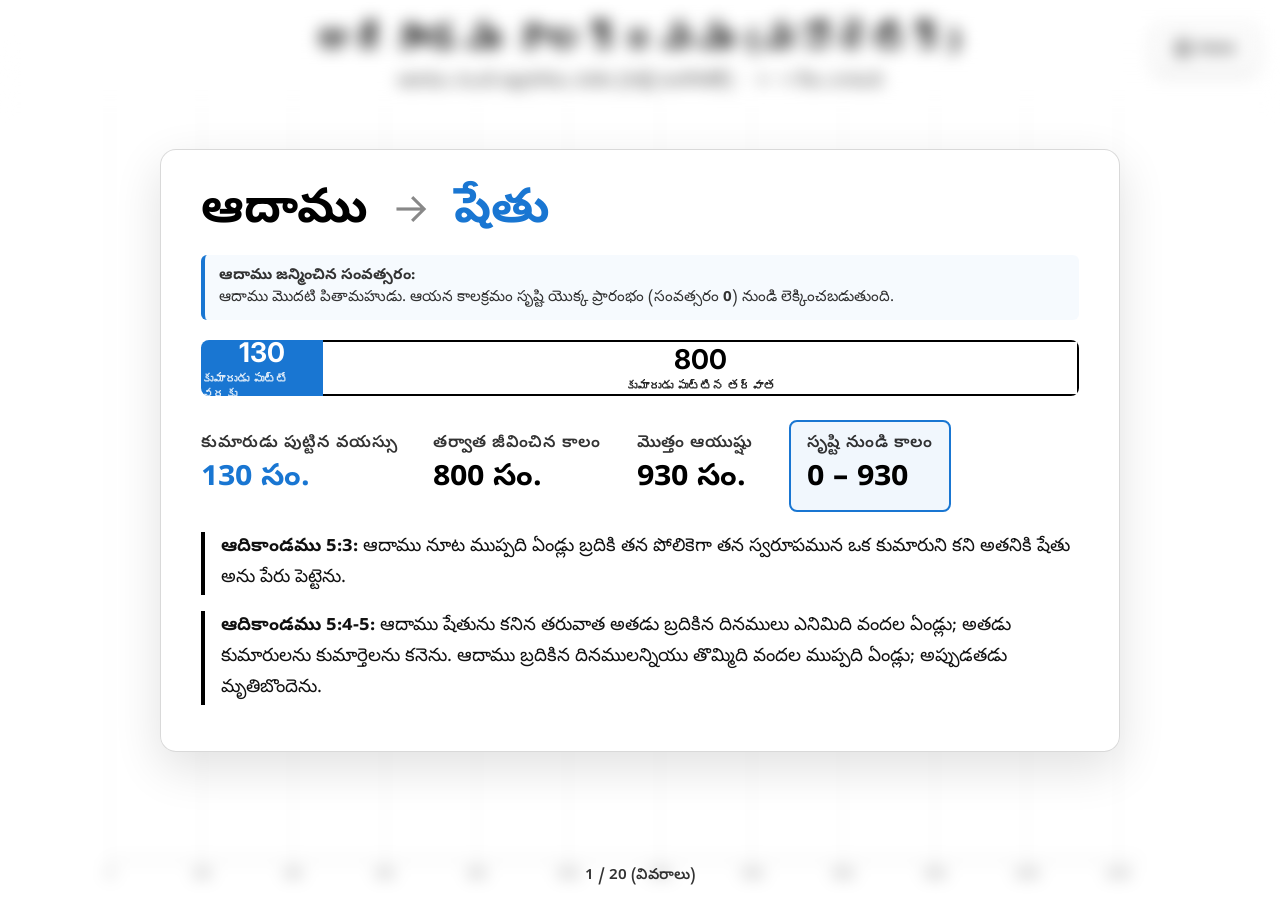
<file: genesis-timeline-hebrew/index.html>
<!DOCTYPE html>
<html lang="te">
<head>
<meta charset="UTF-8">
<meta name="viewport" content="width=device-width, initial-scale=1.0">
<title>ఆదికాండము కాలక్రమము: ఆదాము నుండి అబ్రాహాము వరకు (మసోరెటిక్)</title>
<link href="https://fonts.googleapis.com/css2?family=Cinzel:wght@400;700&family=Inter:wght@300;400;600;700&family=Noto+Sans+Telugu:wght@400;600;700&display=swap" rel="stylesheet">
<style>
*, *::before, *::after { margin:0; padding:0; box-sizing:border-box; }

:root {
  --bg: #ffffff;
  --accent: #1976d2; /* Blue */
  --highlight: #000000; /* Black for fonts that were yellow */
  --text: #000000;
  --glass: rgba(255, 255, 255, 0.95);
  --glass-border: rgba(0, 0, 0, 0.15);
}

html, body { width:100vw; height:100vh; overflow:hidden; background:var(--bg);
  font-family:'Noto Sans Telugu','Inter',sans-serif; color:var(--text); }

/* ── LAYOUT ── */
#app {
  position:fixed; inset:0; z-index:2;
  display:block;
  transition: filter 0.6s ease;
}
#app.blurred {
  filter: blur(8px);
  pointer-events: none;
}

header {
  position: absolute; top: 0; left: 0; width: 100%;
  text-align:center; padding:18px 0; z-index:5;
  background:linear-gradient(to bottom, rgba(255,255,255,.95) 40%, transparent);
  pointer-events: none;
}
header h1 {
  font-family:'Cinzel',serif; font-size:2.2rem; color:var(--highlight);
  letter-spacing:2px;
}
header p { font-size:1.05rem; opacity:.75; margin-top:4px; }

/* ── TIMELINE AREA ── */
#timeline-area {
  width:100%; height:100%;
  position:relative;
  overflow:hidden;
  cursor:grab;
  user-select:none;
}
#timeline-area:active {
  cursor:grabbing;
}

/* ── CANVAS CONTROLS ── */
.canvas-controls {
  position: fixed;
  top: 24px;
  right: 124px; /* Shifted left to make space for Home button */
  z-index: 15;
  display: flex;
  gap: 8px;
  background: var(--glass);
  border: 1px solid var(--glass-border);
  border-radius: 8px;
  padding: 6px;
  box-shadow: 0 4px 12px rgba(0,0,0,0.1);
  backdrop-filter: blur(8px);
  -webkit-backdrop-filter: blur(8px);
  opacity: 0;
  pointer-events: none;
  transition: opacity 0.3s ease;
}
.canvas-controls.visible {
  opacity: 1;
  pointer-events: auto;
}
.home-control {
  position: fixed;
  top: 24px;
  right: 24px;
  z-index: 15;
  background: var(--glass);
  border: 1px solid var(--glass-border);
  border-radius: 8px;
  padding: 6px;
  box-shadow: 0 4px 12px rgba(0,0,0,0.1);
  backdrop-filter: blur(8px);
  -webkit-backdrop-filter: blur(8px);
}
.control-btn {
  height: 32px;
  border: 1px solid rgba(0,0,0,0.15);
  background: #fff;
  color: #000;
  font-size: 13px;
  font-weight: 600;
  border-radius: 4px;
  cursor: pointer;
  display: inline-flex;
  align-items: center;
  justify-content: center;
  padding: 0 12px;
  gap: 6px;
  transition: background 0.2s, color 0.2s, transform 0.1s;
  font-family: 'Inter', 'Noto Sans Telugu', sans-serif;
}
.control-btn:hover {
  background: #000;
  color: #fff;
}
.control-btn:active {
  transform: scale(0.95);
}

/* ── SPOTLIGHT OVERLAY ── */
#spotlight-overlay {
  position:fixed; inset:0; z-index:10;
  display:flex; align-items:center; justify-content:center;
  pointer-events:none;
}
#spotlight-overlay.active { pointer-events:auto; }

.spot-card {
  width: 90%; max-width: 960px;
  background: var(--glass);
  border: 1px solid var(--glass-border);
  border-radius: 16px;
  padding: 30px 40px;
  box-shadow: 0 16px 48px rgba(0,0,0,0.12);
  backdrop-filter: blur(16px);
  -webkit-backdrop-filter: blur(16px);
  opacity:0; transform:translateY(40px) scale(0.95);
  transition: opacity 0.5s, transform 0.5s cubic-bezier(.4,0,.2,1);
  pointer-events:none;
}
.spot-card.visible {
  opacity:1; transform:translateY(0) scale(1); pointer-events:auto;
}

.spot-name {
  font-size:3rem; font-weight:700; color:#000; margin-bottom:10px;
}

.spot-bar-wrap { position:relative; width:100%; height:56px; margin:20px 0 24px; display:flex; border-radius:8px; overflow:hidden; }
.spot-seg {
  height:100%; display:flex; align-items:center; justify-content:center;
  font-family:'Inter',sans-serif; font-weight:700; font-size:1.1rem;
  position:relative;
}
.spot-seg.before { background:var(--accent); color:#fff; }
.spot-seg.after  { background:#fff; color:#000; border:2px solid #000; border-left:none; }

.spot-seg .seg-years { font-size:1.7rem; font-weight:700; }
.spot-seg .seg-label { font-size:.75rem; opacity:.85; margin-top:2px; }
.spot-seg-inner { display:flex; flex-direction:column; align-items:center; }

.spot-stats {
  display:flex; gap:36px; margin-bottom:20px; flex-wrap:wrap; align-items:center;
}
.spot-stat { display:flex; flex-direction:column; }
.spot-stat.highlight {
  border: 2px solid var(--accent);
  border-radius: 8px;
  padding: 10px 16px;
  background-color: rgba(25, 118, 210, 0.06);
}
.spot-stat-label { font-size:1.05rem; letter-spacing:0.5px; opacity:.8; margin-bottom:4px; font-weight:600; }
.spot-stat-val { font-size:1.9rem; font-weight:700; color:var(--accent); }

.spot-verses { margin-top:10px; }
.spot-verse {
  font-size:1.15rem; line-height:1.7;
  border-left:4px solid var(--highlight); padding-left:16px; margin-bottom:16px;
  color:#111;
}

/* ── STEP COUNTER ── */
#step-info {
  position:fixed; bottom:14px; left:50%; transform:translateX(-50%);
  font-size:.95rem; color:var(--highlight); opacity:.8; z-index:20; font-weight:600;
}

/* ── SVG BARS ── */
rect.seg { transition: filter 0.2s; cursor: pointer; }
rect.seg:hover { filter: brightness(1.1); }

/* ── DUMMY SONS STYLING ── */
#dummy-son-popup input:focus {
  outline: none;
  border-color: var(--accent);
  box-shadow: 0 0 0 2px rgba(25, 118, 210, 0.15);
}
#btn-popup-cancel:hover { background: #ddd; }
#btn-popup-add:hover:not(:disabled) { filter: brightness(1.1); }
rect.dummy-seg { transition: filter 0.2s; }
rect.dummy-seg:hover { filter: brightness(1.1); }

.patriarch-group:hover .add-strip {
  opacity: 0.40 !important;
}
.add-strip:hover {
  opacity: 0.70 !important;
  fill: #000000 !important;
}
.dummy-group:hover .dummy-delete-g {
  opacity: 1 !important;
}
.dummy-delete-g:hover circle {
  fill: #1976d2 !important;
}
</style>
</head>
<body>

<div id="app">
  <header>
    <h1>ఆదికాండము కాలక్రమము (మసోరెటిక్)</h1>
    <p>ఆదాము నుండి అబ్రాహాము వరకు (హెబ్రీ మసోరెటిక్) &nbsp;·&nbsp; ← → కీలు వాడండి</p>
  </header>
  <div id="timeline-area"></div>
  <div class="canvas-controls" id="canvas-controls">
    <button class="control-btn" id="btn-fit" title="Reset Presentation View">
      <svg viewBox="0 0 24 24" width="16" height="16" stroke="currentColor" stroke-width="2.2" fill="none" stroke-linecap="round" stroke-linejoin="round">
        <rect x="3" y="3" width="18" height="12" rx="1"></rect>
        <line x1="12" y1="15" x2="12" y2="21"></line>
        <line x1="12" y1="18" x2="8" y2="21"></line>
        <line x1="12" y1="18" x2="16" y2="21"></line>
      </svg>
      Presentation View
    </button>
  </div>
  <div class="home-control">
    <a href="../index.html" class="control-btn" style="text-decoration: none;" title="Home">
      <svg viewBox="0 0 24 24" width="18" height="18" stroke="currentColor" stroke-width="2.2" fill="none" stroke-linecap="round" stroke-linejoin="round">
        <path d="M3 9l9-7 9 7v11a2 2 0 0 1-2 2H5a2 2 0 0 1-2-2z"></path>
        <polyline points="9 22 9 12 15 12 15 22"></polyline>
      </svg>
      Home
    </a>
  </div>
</div>

<div id="spotlight-overlay">
  <div id="card" class="spot-card"></div>
</div>

<!-- Floating popup for adding dummy sons -->
<div id="dummy-son-popup" style="position: absolute; display: none; z-index: 21; width: 260px; background: rgba(255, 255, 255, 0.98); border: 1px solid var(--glass-border); border-radius: 12px; padding: 16px; box-shadow: 0 8px 32px rgba(0,0,0,0.15); backdrop-filter: blur(12px); -webkit-backdrop-filter: blur(12px); font-family: 'Inter', 'Noto Sans Telugu', sans-serif;">
  <div style="font-size: 13px; font-weight: 700; color: #111; margin-bottom: 12px; text-align: center;">ఇతర కుమారుడిని జోడించు (Add Son)</div>
  <div id="popup-limit-msg" style="color: #ff3333; font-size: 11px; font-weight: 600; text-align: center; margin-bottom: 8px; display: none;">గరిష్టంగా 10 గురు కుమారులను మాత్రమే చేర్చగలరు!</div>
  <div style="margin-bottom: 10px;">
    <label style="display: block; font-size: 11px; color: #666; margin-bottom: 4px; font-weight: 600;">కుమారుడు జన్మించినప్పుడు తండ్రి వయస్సు:</label>
    <input type="number" id="input-father-age" style="width: 100%; padding: 6px 8px; border: 1px solid rgba(0,0,0,0.15); border-radius: 4px; font-size: 12px;" min="1" placeholder="ఉదా: 130">
    <div id="father-age-error" style="color: #ff3333; font-size: 10px; margin-top: 2px; display: none;"></div>
  </div>
  <div style="margin-bottom: 14px;">
    <label style="display: block; font-size: 11px; color: #666; margin-bottom: 4px; font-weight: 600;">కుమారుని ఆయుష్షు (Son's Lifespan):</label>
    <input type="number" id="input-son-lifespan" style="width: 100%; padding: 6px 8px; border: 1px solid rgba(0,0,0,0.15); border-radius: 4px; font-size: 12px;" min="1" placeholder="ఉదా: 800">
  </div>
  <div style="display: flex; gap: 8px; justify-content: flex-end;">
    <button id="btn-popup-cancel" style="padding: 6px 12px; font-size: 12px; font-weight: 600; background: #eee; border: none; border-radius: 4px; cursor: pointer; color: #333; transition: background 0.2s;">రద్దు (Cancel)</button>
    <button id="btn-popup-add" style="padding: 6px 12px; font-size: 12px; font-weight: 600; background: var(--accent); border: none; border-radius: 4px; cursor: pointer; color: #fff; transition: background 0.2s;">జోడించు (Add)</button>
  </div>
</div>

<div id="step-info"></div>

<script>
// ═══════════════ DATA ═══════════════
const DATA = [
  {name:"ఆదాము",age_at_son:130,years_after:800,total:930,birth_ysc:0,son_ysc:130,death_ysc:930,ref_son:"ఆదికాండము 5:3",ref_after:"ఆదికాండము 5:4-5",verse_son:"ఆదాము నూట ముప్పది ఏండ్లు బ్రదికి తన పోలికెగా తన స్వరూపమున ఒక కుమారుని కని అతనికి షేతు అను పేరు పెట్టెను.",verse_after:"ఆదాము షేతును కనిన తరువాత అతడు బ్రదికిన దినములు ఎనిమిది వందల ఏండ్లు; అతడు కుమారులను కుమార్తెలను కనెను. ఆదాము బ్రదికిన దినములన్నియు తొమ్మిది వందల ముప్పది ఏండ్లు; అప్పుడతడు మృతిబొందెను."},
  {name:"షేతు",age_at_son:105,years_after:807,total:912,birth_ysc:130,son_ysc:235,death_ysc:1042,ref_son:"ఆదికాండము 5:6",ref_after:"ఆదికాండము 5:7-8",verse_son:"షేతు నూట అయిదేండ్లు బ్రదికి ఎనోషును కనెను.",verse_after:"షేతు ఎనోషును కనిన తరువాత ఎనిమిది వందల ఏడేండ్లు బ్రదికి కుమారులను కుమార్తెలను కనెను. షేతు బ్రదికిన దినములన్నియు తొమ్మిది వందల పన్నెండేండ్లు; అప్పుడతడు మృతిబొందెను."},
  {name:"ఎనోషు",age_at_son:90,years_after:815,total:905,birth_ysc:235,son_ysc:325,death_ysc:1140,ref_son:"ఆదికాండము 5:9",ref_after:"ఆదికాండము 5:10-11",verse_son:"ఎనోషు తొంబది ఏండ్లు బ్రదికి కేనానును కనెను.",verse_after:"ఎనోషు కేనానును కనిన తరువాత ఎనిమిది వందల పదునయిదేండ్లు బ్రదికి కుమారులను కుమార్తెలను కనెను. ఎనోషు బ్రదికిన దినములన్నియు తొమ్మిది వందల అయిదేండ్లు; అప్పుడతడు మృతిబొందెను."},
  {name:"కేనాను",age_at_son:70,years_after:840,total:910,birth_ysc:325,son_ysc:395,death_ysc:1235,ref_son:"ఆదికాండము 5:12",ref_after:"ఆదికాండము 5:13-14",verse_son:"కేనాను డెబ్బది ఏండ్లు బ్రదికి మహలలేలును కనెను.",verse_after:"కేనాను మహలలేలును కనిన తరువాత ఎనిమిది వందల నలువది ఏండ్లు బ్రదికి కుమారులను కుమార్తెలను కనెను. కేనాను బ్రదికిన దినములన్నియు తొమ్మిది వందల పదియేండ్లు; అప్పుడతడు మృతిబొందెను."},
  {name:"మహలలేలు",age_at_son:65,years_after:830,total:895,birth_ysc:395,son_ysc:460,death_ysc:1290,ref_son:"ఆదికాండము 5:15",ref_after:"ఆదికాండము 5:16-17",verse_son:"మహలలేలు అరువది అయిదేండ్లు బ్రదికి యెరెదును కనెను.",verse_after:"మహలలేలు యెరెదును కనిన తరువాత ఎనిమిది వందల ముప్పది ఏండ్లు బ్రదికి కుమారులను కుమార్తెలను కనెను. మహలలేలు బ్రదికిన దినములన్నియు ఎనిమిది వందల తొంబది అయిదేండ్లు; అప్పుడతడు మృతిబొందెను."},
  {name:"యెరెదు",age_at_son:162,years_after:800,total:962,birth_ysc:460,son_ysc:622,death_ysc:1422,ref_son:"ఆదికాండము 5:18",ref_after:"ఆదికాండము 5:19-20",verse_son:"యెరెదు నూట అరువది రెండేండ్లు బ్రదికి హనోకును కనెను.",verse_after:"యెరెదు హనోకును కనిన తరువాత ఎనిమిది వందల ఏండ్లు బ్రదికి కుమారులను కుమార్తెలను కనెను. యెరెదు బ్రదికిన దినములన్నియు తొమ్మిది వందల అరువది రెండేండ్లు; అప్పుడతడు మృతిబొందెను."},
  {name:"హనోకు",age_at_son:65,years_after:300,total:365,birth_ysc:622,son_ysc:687,death_ysc:987,ref_son:"ఆదికాండము 5:21",ref_after:"ఆదికాండము 5:22-24",verse_son:"హనోకు అరువది అయిదేండ్లు బ్రదికి మెతూషెలను కనెను.",verse_after:"హనోకు మెతూషెలను కనిన తరువాత మూడు వందల ఏండ్లు దేవునితో నడుచుచు కుమారులను కుమార్తెలను కనెను. హనోకు బ్రదికిన దినములన్నియు మూడు వందల అరువది అయిదేండ్లు. హనోకు దేవునితో నడిచిన తరువాత దేవుడతని తీసికొనిపోయెను గనుక అతడు లేకపోయెను."},
  {name:"మెతూషెల",age_at_son:187,years_after:782,total:969,birth_ysc:687,son_ysc:874,death_ysc:1656,ref_son:"ఆదికాండము 5:25",ref_after:"ఆదికాండము 5:26-27",verse_son:"మెతూషెల నూట ఎనుబది ఏడేండ్లు బ్రదికి లెమెకును కనెను.",verse_after:"మెతూషెల లెమెకును కనిన తరువాత ఏడు వందల ఎనుబది రెండేండ్లు బ్రదికి కుమారులను కుమార్తెలను కనెను. మెతూషెల బ్రదికిన దినములన్నియు తొమ్మిది వందల అరువది తొమ్మిదేండ్లు; అప్పుడతడు మృతిబొందెను."},
  {name:"లెమెకు",age_at_son:182,years_after:595,total:777,birth_ysc:874,son_ysc:1056,death_ysc:1651,ref_son:"ఆదికాండము 5:28-29",ref_after:"ఆదికాండము 5:30-31",verse_son:"లెమెకు నూట ఎనుబది రెండేండ్లు బ్రదికి ఒక కుమారుని కని యెహోవా శపించిన యీ నేలవలన కలిగిన మన పనిలోను, మన చేతుల కష్టములోను ఇతడు మనకు నెమ్మది కలుగజేయుననుకొని అతనికి నోవహు అను పేరు పెట్టెను.",verse_after:"లెమెకు నోవహును కనిన తరువాత ఐదు వందల తొంబది అయిదేండ్లు బ్రదికి కుమారులను కుమార్తెలను కనెను. లెమెకు బ్రదికిన దినములన్నియు ఏడు వందల డెబ్బది ఏడేండ్లు; అప్పుడతడు మృతిబొందెను."},
  {name:"నోవహు",age_at_son:500,years_after:450,total:950,birth_ysc:1056,son_ysc:1556,death_ysc:2006,ref_son:"ఆదికాండము 5:32",ref_after:"ఆదికాండము 9:28-29",verse_son:"నోవహు ఐదు వందల ఏండ్లవాడై షేమును హామును యాపెతును కనెను.",verse_after:"జలప్రళయము తరువాత నోవహు మూడు వందల ఏబది ఏండ్లు బ్రదికెను. నోవహు దినములన్నియు తొమ్మిది వందల ఏబది ఏండ్లు; అప్పుడతడు మృతిబొందెను."},
  {name:"షేము",age_at_son:100,years_after:500,total:600,birth_ysc:1556,son_ysc:1658,death_ysc:2156,ref_son:"ఆదికాండము 11:10",ref_after:"ఆదికాండము 11:11",verse_son:"జలప్రళయము గతించిన రెండేండ్లకు షేము నూరేండ్లవాడై అర్పక్షదును కనెను.",verse_after:"షేము అర్పక్షదును కనిన తరువాత ఐదు వందల ఏండ్లు బ్రదికి కుమారులను కుమార్తెలను కనెను."},
  {name:"అర్పక్షదు",age_at_son:35,years_after:403,total:438,birth_ysc:1658,son_ysc:1693,death_ysc:2096,ref_son:"ఆదికాండము 11:12",ref_after:"ఆదికాండము 11:13",verse_son:"అర్పక్షదు ముప్పది అయిదేండ్లు బ్రదికి షేలహును కనెను.",verse_after:"అర్పక్షదు షేలహును కనిన తరువాత నాలుగు వందల మూడేండ్లు బ్రదికి కుమారులను కుమార్తెలను కనెను."},
  {name:"షేలహు",age_at_son:30,years_after:403,total:433,birth_ysc:1693,son_ysc:1723,death_ysc:2126,ref_son:"ఆదికాండము 11:14",ref_after:"ఆదికాండము 11:15",verse_son:"షేలహు ముప్పది ఏండ్లు బ్రదికి ఏబెరును కనెను.",verse_after:"షేలహు ఏబెరును కనిన తరువాత నాలుగు వందల మూడేండ్లు బ్రదికి కుమారులను కుమార్తెలను కనెను."},
  {name:"ఏబెరు",age_at_son:34,years_after:430,total:464,birth_ysc:1723,son_ysc:1757,death_ysc:2187,ref_son:"ఆదికాండము 11:16",ref_after:"ఆదికాండము 11:17",verse_son:"ఏబెరు ముప్పది నాలుగేండ్లు బ్రదికి పెలెగును కనెను.",verse_after:"ఏబెరు పెలెగును కనిన తరువాత నాలుగు వందల ముప్పది ఏండ్లు బ్రదికి కుమారులను కుమార్తెలను కనెను."},
  {name:"పెలెగు",age_at_son:30,years_after:209,total:239,birth_ysc:1757,son_ysc:1787,death_ysc:1996,ref_son:"ఆదికాండము 11:18",ref_after:"ఆదికాండము 11:19",verse_son:"పెలెగు ముప్పది ఏండ్లు బ్రదికి రయూను కనెను.",verse_after:"పెలెగు రయూను కనిన తరువాత రెండు వందల తొమ్మిదేండ్లు బ్రదికి కుమారులను కుమార్తెలను కనెను."},
  {name:"రయూ",age_at_son:32,years_after:207,total:239,birth_ysc:1787,son_ysc:1819,death_ysc:2026,ref_son:"ఆదికాండము 11:20",ref_after:"ఆదికాండము 11:21",verse_son:"రయూ ముప్పది రెండేండ్లు బ్రదికి సెరూగును కనెను.",verse_after:"రయూ సెరూగును కనిన తరువాత రెండు వందల ఏడేండ్లు బ్రదికి కుమారులను కుమార్తెలను కనెను."},
  {name:"సెరూగు",age_at_son:30,years_after:200,total:230,birth_ysc:1819,son_ysc:1849,death_ysc:2049,ref_son:"ఆదికాండము 11:22",ref_after:"ఆదికాండము 11:23",verse_son:"సెరూగు ముప్పది ఏండ్లు బ్రదికి నాహోరును కనెను.",verse_after:"సెరూగు నాహోరును కనిన తరువాత రెండు వందల ఏండ్లు బ్రదికి కుమారులను కుమార్తెలను కనెను."},
  {name:"నాహోరు",age_at_son:29,years_after:119,total:148,birth_ysc:1849,son_ysc:1878,death_ysc:1997,ref_son:"ఆదికాండము 11:24",ref_after:"ఆదికాండము 11:25",verse_son:"నాహోరు ఇరువది తొమ్మిదేండ్లు బ్రదికి తెరహును కనెను.",verse_after:"నాహోరు తెరహును కనిన తరువాత నూట పందొమ్మిదేండ్లు బ్రదికి కుమారులను కుమార్తెలను కనెను."},
  {name:"తెరహు",age_at_son:70,years_after:135,total:205,birth_ysc:1878,son_ysc:1948,death_ysc:2083,ref_son:"ఆదికాండము 11:26",ref_after:"ఆదికాండము 11:32",verse_son:"తెరహు డెబ్బది ఏండ్లు బ్రదికి అబ్రామును నాహోరును హారానును కనెను.",verse_after:"తెరహు బ్రదికిన దినములు రెండు వందల అయిదేండ్లు. తెరహు హారానులో మృతిబొందెను."},
  {name:"అబ్రాహాము",age_at_son:100,years_after:75,total:175,birth_ysc:1948,son_ysc:2048,death_ysc:2123,ref_son:"ఆదికాండము 21:5",ref_after:"ఆదికాండము 25:7",verse_son:"అబ్రాహాము కుమారుడైన ఇస్సాకు అతనికి పుట్టినప్పుడు అతడు నూరేండ్లవాడు.",verse_after:"అబ్రాహాము బ్రదికిన ఆయుష్కాలపు సంవత్సరములు నూట డెబ్బది యయిదు."}
];

// ═══════════════ CHART STATE ═══════════════
const TOTAL = DATA.length;
let globalStep = 0; // 0 to 39
let currentNumBars = 0;
const tlArea = document.getElementById('timeline-area');
const appContainer = document.getElementById('app');
const cardEl = document.getElementById('card');
const stepInfo = document.getElementById('step-info');

let svgEl = null;
let viewportG = null;
let barState = [];
let animId = null;
let isTempCardOpen = false;

// Zoom & Pan Canvas variables (defaults to original chart view)
let zoomScale = 1.0;
let panX = 0;
let panY = 0;
let isDragging = false;
let startX = 0;
let startY = 0;
let dragDistance = 0;
let hasInteracted = false;

const ML = 110, MR = 140, MT = 100, MB = 40;
const X_MAX = Math.max(...DATA.map(d=>d.death_ysc)) + 60; // Global constant

function getChartDimensions() {
  const rect = tlArea.getBoundingClientRect();
  return { W: rect.width, H: rect.height };
}

function ensureSVG() {
  if (svgEl) return;
  svgEl = document.createElementNS('http://www.w3.org/2000/svg','svg');
  svgEl.style.display = 'block';
  svgEl.style.width = '100%';
  svgEl.style.height = '100%';
  
  viewportG = document.createElementNS('http://www.w3.org/2000/svg','g');
  viewportG.setAttribute('id', 'viewport-g');
  svgEl.appendChild(viewportG);
  
  tlArea.appendChild(svgEl);
  updateTransform();
}

function updateTransform() {
  if (viewportG) {
    viewportG.setAttribute('transform', `translate(${panX}, ${panY}) scale(${zoomScale})`);
  }
  
  // Show reset controls if user zoomed/panned away from original chart view
  const controls = document.getElementById('canvas-controls');
  if (controls) {
    if (hasInteracted && (zoomScale !== 1.0 || panX !== 0 || panY !== 0)) {
      controls.classList.add('visible');
    } else {
      controls.classList.remove('visible');
    }
  }
}

function resetToDefault() {
  zoomScale = 1.0;
  panX = 0;
  panY = 0;
  hasInteracted = false;
  updateTransform();
}

let cameraAnimId = null;
function panTo(targetX, targetY, duration = 650) {
  if (cameraAnimId) cancelAnimationFrame(cameraAnimId);
  const rect = tlArea.getBoundingClientRect();
  
  const destPanX = rect.width / 2 - targetX * zoomScale;
  const destPanY = rect.height / 2 - targetY * zoomScale;
  
  const startPanX = panX;
  const startPanY = panY;
  
  const t0 = performance.now();
  function tick(now) {
    let t = Math.min(1, (now-t0)/duration);
    const et = ease(t);
    panX = lerp(startPanX, destPanX, et);
    panY = lerp(startPanY, destPanY, et);
    updateTransform();
    if (t < 1) {
      cameraAnimId = requestAnimationFrame(tick);
    } else {
      cameraAnimId = null;
    }
  }
  cameraAnimId = requestAnimationFrame(tick);
}

function setupZoomPan() {
  ensureSVG();
  
  // Panning with Drag
  tlArea.addEventListener('mousedown', e => {
    if (e.button !== 0 || appContainer.classList.contains('blurred')) return;
    isDragging = true;
    startX = e.clientX - panX;
    startY = e.clientY - panY;
    dragDistance = 0;
  });
  
  window.addEventListener('mousemove', e => {
    if (!isDragging) return;
    const newPanX = e.clientX - startX;
    const newPanY = e.clientY - startY;
    
    const dx = newPanX - panX;
    const dy = newPanY - startY;
    const dist = Math.sqrt(dx * dx + dy * dy);
    dragDistance += dist;
    
    if (dist > 1) {
      hasInteracted = true;
    }
    
    panX = newPanX;
    panY = newPanY;
    updateTransform();
  });
  
  window.addEventListener('mouseup', () => {
    isDragging = false;
  });
  
  // Scroll-to-Zoom
  tlArea.addEventListener('wheel', e => {
    if (appContainer.classList.contains('blurred')) return;
    e.preventDefault();
    hasInteracted = true;
    
    const rect = svgEl.getBoundingClientRect();
    const mouseX = e.clientX - rect.left;
    const mouseY = e.clientY - rect.top;
    
    const zoomFactor = 1.05;
    let nextScale = zoomScale;
    
    if (e.deltaY < 0) {
      nextScale *= zoomFactor;
    } else {
      nextScale /= zoomFactor;
    }
    
    nextScale = Math.max(0.1, Math.min(10, nextScale));
    
    panX = mouseX - ((mouseX - panX) / zoomScale) * nextScale;
    panY = mouseY - ((mouseY - panY) / zoomScale) * nextScale;
    zoomScale = nextScale;
    updateTransform();
  }, { passive: false });
  
  document.getElementById('btn-fit').addEventListener('click', () => {
    resetToDefault();
  });
}

// ── Layout calculates slots based on 20 fixed positions ──
function calcLayout(n) {
  const { W, H } = getChartDimensions();
  const cW = W - ML - MR;
  const cH = H - MT - MB;
  
  // Calculate total dummy sons in the dataset
  let total_dummy_sons = 0;
  for (let i = 0; i < DATA.length; i++) {
    total_dummy_sons += (DATA[i].dummy_sons || []).length;
  }
  
  const total_rows = TOTAL + total_dummy_sons;
  const rowH = Math.max(12, cH / total_rows);
  const barH = Math.min(rowH * 0.7, 30);

  const vis = DATA.slice(0, n);
  
  let cumDummies = 0;
  return vis.map((d, i) => {
    const y = MT + rowH * (i + cumDummies) + (rowH - barH) / 2;
    cumDummies += (d.dummy_sons || []).length;
    
    return {
      x1: ML + (d.birth_ysc / X_MAX) * cW,
      x2: ML + (d.son_ysc / X_MAX) * cW,
      x3: ML + (d.death_ysc / X_MAX) * cW,
      y: y,
      h: barH,
      op: 1
    };
  });
}

function lerp(a,b,t){ return a+(b-a)*t; }
function ease(t){ return t<.5?4*t*t*t:1-Math.pow(-2*t+2,3)/2; }

function animateTimeline(targetLayout, n, dur) {
  if (animId) cancelAnimationFrame(animId);
  const vis = DATA.slice(0, n);

  const start = [];
  for (let i = 0; i < n; i++) {
    if (barState[i]) {
      start.push({...barState[i]});
    } else {
      start.push({ x1:targetLayout[i].x1, x2:targetLayout[i].x1, x3:targetLayout[i].x1,
                    y:targetLayout[i].y, h:targetLayout[i].h, op:0 });
    }
  }

  const t0 = performance.now();
  function tick(now) {
    let t = Math.min(1, (now-t0)/dur);
    const et = ease(t);
    const cur = [];
    for (let i=0;i<n;i++) {
      cur.push({
        x1: lerp(start[i].x1, targetLayout[i].x1, et),
        x2: lerp(start[i].x2, targetLayout[i].x2, et),
        x3: lerp(start[i].x3, targetLayout[i].x3, et),
        y:  lerp(start[i].y,  targetLayout[i].y,  et),
        h:  lerp(start[i].h,  targetLayout[i].h,  et),
        op: lerp(start[i].op, targetLayout[i].op, et),
      });
    }
    drawTimeline(cur, vis, n);
    if (t<1) { animId=requestAnimationFrame(tick); }
    else { barState=cur; animId=null; }
  }
  animId = requestAnimationFrame(tick);
}

// ── Draw SVG frame ──
function drawTimeline(state, vis, n) {
  const { W, H } = getChartDimensions();
  svgEl.setAttribute('width', W);
  svgEl.setAttribute('height', H);
  svgEl.setAttribute('viewBox', `0 0 ${W} ${H}`);

  const cW = W - ML - MR;
  const cH = H - MT - MB;
  
  // Calculate total dummy sons in the dataset
  let total_dummy_sons = 0;
  for (let i = 0; i < DATA.length; i++) {
    total_dummy_sons += (DATA[i].dummy_sons || []).length;
  }
  
  const total_rows = TOTAL + total_dummy_sons;
  const rowH = Math.max(12, cH / total_rows);

  const tickStep = X_MAX<500?50:X_MAX<1500?100:X_MAX<3000?200:500;
  
  let html = '';
  // X-axis is ALWAYS present
  html += `<line x1="${ML}" y1="${H-MB}" x2="${W-MR}" y2="${H-MB}" stroke="rgba(0,0,0,.2)"/>`;
  for(let tv=0;tv<=X_MAX;tv+=tickStep){
    const x=ML+(tv/X_MAX)*cW;
    html+=`<line x1="${x}" y1="${MT}" x2="${x}" y2="${H-MB}" stroke="rgba(0,0,0,.06)"/>`;
    html+=`<line x1="${x}" y1="${H-MB}" x2="${x}" y2="${H-MB+5}" stroke="rgba(0,0,0,.3)"/>`;
    html+=`<text x="${x}" y="${H-MB+17}" text-anchor="middle" fill="rgba(0,0,0,.6)" font-size="10" font-family="Inter,sans-serif">${tv}</text>`;
  }

  for (let i=0;i<n;i++){
    const s=state[i], d=vis[i];
    if(!s) continue;
    const wB=Math.max(0,s.x2-s.x1), wA=Math.max(0,s.x3-s.x2);
    const op=s.op.toFixed(3);
    const fs=Math.max(9,Math.min(14,s.h*.75));
    const lfs=Math.max(8,Math.min(12,s.h*.6));

    html += `<g class="patriarch-group" data-idx="${i}">`;

    // Name + Birth Year
    html+=`<text x="${s.x1-8}" y="${s.y+s.h/2+fs*.35}" text-anchor="end"
      fill="rgba(0,0,0,${op})" font-size="${fs}px"
      font-family="Noto Sans Telugu,Inter,sans-serif" font-weight="600">${d.name} – ${d.birth_ysc}</text>`;

    // Death Year
    html+=`<text x="${s.x3+8}" y="${s.y+s.h/2+fs*.35}" text-anchor="start"
      fill="rgba(0,0,0,${op})" font-size="${fs}px"
      font-family="Noto Sans Telugu,Inter,sans-serif" font-weight="600">మరణం – ${d.death_ysc}</text>`;

    // Before bar (Red)
    html+=`<rect class="seg" data-idx="${i}" data-period="before"
      x="${s.x1}" y="${s.y}" width="${wB}" height="${s.h}"
      rx="2" fill="var(--accent)" opacity="${op}" style="cursor:pointer"/>`;
    if(wB>14) html+=`<text x="${s.x1+wB/2}" y="${s.y+s.h/2+lfs*.35}" text-anchor="middle"
      fill="rgba(255,255,255,${(s.op*.9).toFixed(3)})" font-size="${lfs}px"
      font-family="Inter,sans-serif" font-weight="600" pointer-events="none">${d.age_at_son}</text>`;

    // After bar (White with Black Border)
    html+=`<rect class="seg" data-idx="${i}" data-period="after"
      x="${s.x2}" y="${s.y}" width="${wA}" height="${s.h}"
      rx="2" fill="#ffffff" stroke="#000000" stroke-width="1.5" opacity="${op}" style="cursor:pointer"/>`;
    if(wA>14) html+=`<text x="${s.x2+wA/2}" y="${s.y+s.h/2+lfs*.35}" text-anchor="middle"
      fill="rgba(0,0,0,${(s.op*.8).toFixed(3)})" font-size="${lfs}px"
      font-family="Inter,sans-serif" font-weight="600" pointer-events="none">${d.years_after}</text>`;

    // Small strip at the right end of the original bar, only visible when hovered
    html += `<rect class="add-strip" data-idx="${i}"
      x="${s.x3 - 8}" y="${s.y}" width="8" height="${s.h}"
      rx="2" fill="#000000" opacity="0" style="cursor:pointer; transition: opacity 0.2s;"/>`;

    html += `</g>`;

    // Dummy sons
    const dummySons = d.dummy_sons || [];
    dummySons.forEach((ds, j) => {
      const dsY = s.y + rowH * (j + 1);
      const dsH = s.h; // Same height as all other bars
      const dsW = (ds.lifespan / X_MAX) * cW; // Dynamic width based on lifespan
      const dsX = ML + (ds.birth_ysc / X_MAX) * cW;
      
      html += `<g class="dummy-group" data-father-idx="${i}" data-dummy-idx="${j}">`;

      // Draw dummy son bar (Light Black / Dark Gray color)
      html += `<rect class="dummy-seg" data-father-idx="${i}" data-dummy-idx="${j}"
        x="${dsX}" y="${dsY}" width="${dsW}" height="${dsH}"
        rx="2" fill="rgba(0, 0, 0, 0.65)" stroke="rgba(0, 0, 0, 0.85)" stroke-width="1.5" opacity="${op}" style="cursor:pointer"/>`;

      // Age text on dummy bar
      if(dsW>14) html+=`<text x="${dsX+dsW/2}" y="${dsY+dsH/2+lfs*.35}" text-anchor="middle"
        fill="rgba(255,255,255,${(s.op*.9).toFixed(3)})" font-size="${lfs}px"
        font-family="Inter,sans-serif" font-weight="600" pointer-events="none">${ds.lifespan}</text>`;
      // Name + Birth Year for dummy son
      html+=`<text x="${dsX-8}" y="${dsY+dsH/2+fs*.35}" text-anchor="end"
        fill="rgba(0,0,0,${op})" font-size="${fs}px"
        font-family="Noto Sans Telugu,Inter,sans-serif" font-weight="600">కుమారుడు ${j+2} – ${ds.birth_ysc}</text>`;

      // Death Year for dummy son
      html+=`<text x="${dsX+dsW+8}" y="${dsY+dsH/2+fs*.35}" text-anchor="start"
        fill="rgba(0,0,0,${op})" font-size="${fs}px"
        font-family="Noto Sans Telugu,Inter,sans-serif" font-weight="600">మరణం – ${ds.death_ysc}</text>`;

      // Delete cross icon at top right corner of the bar
      const crossCx = dsX + dsW;
      const crossCy = dsY;
      html += `<g class="dummy-delete-g" data-father="${i}" data-dummy="${j}" style="cursor:pointer; opacity:0; transition:opacity 0.2s;">
        <circle cx="${crossCx}" cy="${crossCy}" r="11" fill="#ffffff" opacity="0"/>
        <circle cx="${crossCx}" cy="${crossCy}" r="7.5" fill="rgba(0, 0, 0, 0.5)" stroke="#ffffff" stroke-width="1"/>
        <line x1="${crossCx-3.5}" y1="${crossCy-3.5}" x2="${crossCx+3.5}" y2="${crossCy+3.5}" stroke="#ffffff" stroke-width="1.2" stroke-linecap="round"/>
        <line x1="${crossCx+3.5}" y1="${crossCy-3.5}" x2="${crossCx-3.5}" y2="${crossCy+3.5}" stroke="#ffffff" stroke-width="1.2" stroke-linecap="round"/>
      </g>`;

      html += `</g>`;
    });
  }

  viewportG.innerHTML = html;
  
  // Event listeners
  viewportG.querySelectorAll('.seg').forEach(el=>{
    el.addEventListener('click', e => {
      if(appContainer.classList.contains('blurred')) return;
      if (hasInteracted && dragDistance > 6) return; // Prevent card triggers when panning
      const idx = +e.target.dataset.idx;
      showTempCard(idx);
    });
  });

  // Click listeners for add strips
  viewportG.querySelectorAll('.add-strip').forEach(el => {
    el.addEventListener('click', e => {
      if(appContainer.classList.contains('blurred')) return;
      e.stopPropagation(); // Prevent opening the patriarch spot card
      const idx = +el.dataset.idx;
      showAddSonPopup(idx, el);
    });
  });

  // Click listeners for dummy son bars
  viewportG.querySelectorAll('.dummy-seg').forEach(el=>{
    el.addEventListener('click', e => {
      if(appContainer.classList.contains('blurred')) return;
      if (hasInteracted && dragDistance > 6) return;
      const fatherIdx = +e.target.dataset.fatherIdx;
      const dummyIdx = +e.target.dataset.dummyIdx;
      showDummyCard(fatherIdx, dummyIdx);
    });
  });

  // Click listeners for dummy delete buttons
  viewportG.querySelectorAll('.dummy-delete-g').forEach(el=>{
    el.addEventListener('click', e => {
      if(appContainer.classList.contains('blurred')) return;
      e.stopPropagation(); // Prevent opening the dummy spot card
      const fatherIdx = +el.getAttribute('data-father');
      const dummyIdx = +el.getAttribute('data-dummy');
      
      // Remove from the dataset
      DATA[fatherIdx].dummy_sons.splice(dummyIdx, 1);
      
      // Close popup if active
      document.getElementById('dummy-son-popup').style.display = 'none';
      
      // Recalculate layout and animate
      const targetLayout = calcLayout(currentNumBars);
      animateTimeline(targetLayout, currentNumBars, 400);
    });
  });
}

// ═══════════════ SPOTLIGHT CARD ═══════════════
function renderCard(d, idx) {
  const sonName = idx < DATA.length - 1 ? DATA[idx + 1].name : "ఇస్సాకు";
  const prev = idx > 0 ? DATA[idx - 1] : null;
  const formulaHtml = idx === 0 
    ? `<div style="font-size: 0.95rem; line-height: 1.5; color: #333; background: rgba(25,118,210,0.04); border-left: 4px solid var(--accent); padding: 10px 14px; border-radius: 6px; margin-bottom: 16px; font-family: 'Noto Sans Telugu', 'Inter', sans-serif;">
        <strong>${d.name} జన్మించిన సంవత్సరం:</strong><br/>
        ఆదాము మొదటి పితామహుడు. ఆయన కాలక్రమం సృష్టి యొక్క ప్రారంభం (సంవత్సరం <strong>0</strong>) నుండి లెక్కించబడుతుంది.
       </div>`
    : `<div style="font-size: 0.95rem; line-height: 1.5; color: #333; background: rgba(25,118,210,0.04); border-left: 4px solid var(--accent); padding: 10px 14px; border-radius: 6px; margin-bottom: 16px; font-family: 'Noto Sans Telugu', 'Inter', sans-serif;">
        <strong>${d.name} జన్మించిన సంవత్సరం:</strong><br/>
        ${prev.name} జన్మించిన సంవత్సరం (<strong>${prev.birth_ysc}</strong>) + గడిచిన సంవత్సరాలు ${d.name} పుట్టే వరకు (<strong>${prev.age_at_son}</strong>) = ${d.name} జన్మించిన సంవత్సరం (<strong>${d.birth_ysc}</strong>)
       </div>`;

  cardEl.innerHTML = `
    <div class="spot-name">${d.name} <span style="color:#888; font-weight:400; font-size:0.85em; margin:0 10px;">&rarr;</span> <span style="color:var(--accent)">${sonName}</span></div>
    
    ${formulaHtml}

    <div class="spot-bar-wrap">
      <div class="spot-seg before" style="flex:${d.age_at_son}">
        <div class="spot-seg-inner">
          <div class="seg-years">${d.age_at_son}</div>
          <div class="seg-label">కుమారుడు పుట్టే వరకు</div>
        </div>
      </div>
      <div class="spot-seg after" style="flex:${d.years_after}">
        <div class="spot-seg-inner">
          <div class="seg-years">${d.years_after}</div>
          <div class="seg-label">కుమారుడు పుట్టిన తర్వాత</div>
        </div>
      </div>
    </div>
    <div class="spot-stats">
      <div class="spot-stat">
        <span class="spot-stat-label">కుమారుడు పుట్టిన వయస్సు</span>
        <span class="spot-stat-val">${d.age_at_son} సం.</span>
      </div>
      <div class="spot-stat">
        <span class="spot-stat-label">తర్వాత జీవించిన కాలం</span>
        <span class="spot-stat-val" style="color:var(--highlight)">${d.years_after} సం.</span>
      </div>
      <div class="spot-stat">
        <span class="spot-stat-label">మొత్తం ఆయుష్షు</span>
        <span class="spot-stat-val" style="color:var(--highlight)">${d.total} సం.</span>
      </div>
      <div class="spot-stat highlight">
        <span class="spot-stat-label">సృష్టి నుండి కాలం</span>
        <span class="spot-stat-val" style="color:var(--highlight)">${d.birth_ysc} – ${d.death_ysc}</span>
      </div>
    </div>

    <div class="spot-verses">
      <div class="spot-verse"><strong>${d.ref_son}:</strong> ${d.verse_son}</div>
      <div class="spot-verse"><strong>${d.ref_after}:</strong> ${d.verse_after}</div>
    </div>
  `;
}

// ═══════════════ TEMP CARD (PEEK) ═══════════════
function showTempCard(idx) {
  if (busy) return;
  isTempCardOpen = true;
  appContainer.classList.add('blurred');
  document.getElementById('spotlight-overlay').classList.add('active');
  renderCard(DATA[idx], idx);
  cardEl.classList.add('visible');
}

document.getElementById('spotlight-overlay').addEventListener('click', (e) => {
  if (isTempCardOpen && e.target === document.getElementById('spotlight-overlay')) {
    isTempCardOpen = false;
    cardEl.classList.remove('visible');
    appContainer.classList.remove('blurred');
    document.getElementById('spotlight-overlay').classList.remove('active');
  }
});

// ═══════════════ STATE MACHINE ═══════════════
let busy = false;
let phaseBTimeout1 = null;
let phaseBTimeout2 = null;

function goToStep(s) {
  // Cancel any active timers and requestAnimationFrame loops to make navigation immediate
  if (phaseBTimeout1) { clearTimeout(phaseBTimeout1); phaseBTimeout1 = null; }
  if (phaseBTimeout2) { clearTimeout(phaseBTimeout2); phaseBTimeout2 = null; }
  if (animId) { cancelAnimationFrame(animId); animId = null; }
  busy = false;
  
  if (s < 0) s = 0;
  if (s > TOTAL * 2 - 1) s = TOTAL * 2 - 1;
  globalStep = s;

  const pIndex = Math.floor(globalStep / 2);
  const isCardPhase = (globalStep % 2 === 0);
  
  currentNumBars = isCardPhase ? pIndex : pIndex + 1;
  stepInfo.textContent = `${pIndex + 1} / ${TOTAL} ${isCardPhase ? '(వివరాలు)' : '(చార్టు)'}`;

  ensureSVG();

  // Auto-center camera on the current active bar ONLY if the user has manually zoomed/panned
  if (hasInteracted && currentNumBars > 0) {
    const layout = calcLayout(currentNumBars);
    const s = layout[currentNumBars - 1];
    panTo(s.x1, s.y + s.h / 2, 650);
  }

  if (isCardPhase) {
    // Phase A: Show Card, Blur Background
    appContainer.classList.add('blurred');
    renderCard(DATA[pIndex], pIndex);
    cardEl.classList.add('visible');
    
    // Animate bars silently in background
    const target = calcLayout(currentNumBars);
    animateTimeline(target, currentNumBars, 300);
  } else {
    // Phase B: Hide Card, Unblur, Animate Bar in
    busy = true;
    appContainer.classList.remove('blurred');
    cardEl.classList.remove('visible');
    
    phaseBTimeout1 = setTimeout(() => {
      const target = calcLayout(currentNumBars);
      animateTimeline(target, currentNumBars, 700);
      phaseBTimeout2 = setTimeout(() => { 
        busy = false; 
        phaseBTimeout1 = null;
        phaseBTimeout2 = null;
      }, 750);
    }, 400); // Wait for unblur & card fade
  }
}

// ── Keyboard ──
addEventListener('keydown', e => {
  if (e.key === 'ArrowRight') goToStep(globalStep + 1);
  if (e.key === 'ArrowLeft')  goToStep(globalStep - 1);
});

// ── Resize ──
addEventListener('resize', () => {
  const pIndex = Math.floor(globalStep / 2);
  currentNumBars = (globalStep % 2 === 0) ? pIndex : pIndex + 1;
  barState = calcLayout(currentNumBars);
  drawTimeline(barState, DATA.slice(0, currentNumBars), currentNumBars);
});

// ── Init ──
addEventListener('DOMContentLoaded', () => {
  setupZoomPan();
  goToStep(0);
  setupDummyEvents();
});

// ── DUMMY SONS STATE & HELPERS ──
function showDummyCard(fatherIdx, dummyIdx) {
  if (busy) return;
  isTempCardOpen = true;
  appContainer.classList.add('blurred');
  document.getElementById('spotlight-overlay').classList.add('active');
  renderDummyCard(fatherIdx, dummyIdx);
  cardEl.classList.add('visible');
}

function renderDummyCard(fatherIdx, dummyIdx) {
  const father = DATA[fatherIdx];
  const ds = father.dummy_sons[dummyIdx];
  cardEl.innerHTML = `
    <div class="spot-name">${father.name} కుమారుడు <span style="color:#888; font-weight:400; font-size:0.85em; margin:0 10px;">(ఇతర కుమారుడు)</span></div>
    <div class="spot-bar-wrap">
      <div class="spot-seg before" style="flex:1; background:rgba(0,0,0,0.45); border-color:rgba(0,0,0,0.7);">
        <div class="spot-seg-inner">
          <div class="seg-years">${ds.lifespan}</div>
          <div class="seg-label" style="color:#fff;">కుమారుని జీవిత కాలం</div>
        </div>
      </div>
    </div>
    <div class="spot-stats">
      <div class="spot-stat">
        <span class="spot-stat-label">తండ్రి వయస్సు (జనన సమయంలో)</span>
        <span class="spot-stat-val">${ds.father_age} సం.</span>
      </div>
      <div class="spot-stat">
        <span class="spot-stat-label">కుమారుని ఆయుష్షు</span>
        <span class="spot-stat-val" style="color:var(--highlight)">${ds.lifespan} సం.</span>
      </div>
      <div class="spot-stat highlight" style="border-color:rgba(0,0,0,0.45); background:rgba(0,0,0,0.03); padding: 4px 10px;">
        <span class="spot-stat-label" style="color:#555;">సృష్టి నుండి కాలం</span>
        <span class="spot-stat-val" style="color:#000;">${ds.birth_ysc} – ${ds.death_ysc}</span>
      </div>
    </div>
    <div class="spot-verses">
      <div class="spot-verse" style="border-left-color:rgba(0,0,0,0.45); padding-left: 10px; line-height: 1.4; font-size: 0.95rem;">
        <strong>సత్య వివరణ:</strong> ఈ ఇతర కుమారుడు వంశావళిని లెక్కించడానికి ఉపయోగించబడలేదు. అందువల్ల, ఇతని జీవితకాలం లేదా జననసంవత్సరం ప్రధాన కాలక్రమ నిడివిని (ఆదాము నుండి అబ్రాహాము వరకు) ఏ విధంగానూ మార్చదు. కాలక్రమం కేవలం ప్రధాన పితామహుల జనన సంవత్సరాలపై ఆధారపడి ఉంటుంది.
      </div>
    </div>
  `;
}

function showAddSonPopup(idx, stripEl) {
  const d = DATA[idx];
  const s = barState[idx];
  if (!s) return;

  const rect = tlArea.getBoundingClientRect();
  // Position popup under the right side of the bar (aligned to the right end)
  const x = rect.left + (s.x3 * zoomScale + panX) - 260;
  const y = rect.top + (s.y * zoomScale + panY);

  const popup = document.getElementById('dummy-son-popup');
  popup.style.left = `${Math.max(8, x)}px`;
  popup.style.top = `${y + s.h * zoomScale + 8}px`;
  popup.style.display = 'block';
  popup.dataset.idx = idx;

  const defaultLifespan = Math.round(d.total / 2);
  document.getElementById('input-father-age').value = Math.min(100, d.age_at_son);
  document.getElementById('input-son-lifespan').value = defaultLifespan;
  
  const isLimitReached = (d.dummy_sons || []).length >= 10;
  document.getElementById('popup-limit-msg').style.display = isLimitReached ? 'block' : 'none';
  
  const addBtn = document.getElementById('btn-popup-add');
  addBtn.disabled = isLimitReached;
  addBtn.style.opacity = isLimitReached ? '0.5' : '1';
  document.getElementById('father-age-error').style.display = 'none';
}

function setupDummyEvents() {
  const popup = document.getElementById('dummy-son-popup');
  
  document.getElementById('btn-popup-cancel').addEventListener('click', () => {
    popup.style.display = 'none';
  });
  
  document.getElementById('btn-popup-add').addEventListener('click', () => {
    const fatherIdx = +popup.dataset.idx;
    const d = DATA[fatherIdx];
    
    const fatherAge = parseInt(document.getElementById('input-father-age').value);
    const sonLifespan = parseInt(document.getElementById('input-son-lifespan').value);
    
    const ageError = document.getElementById('father-age-error');
    if (isNaN(fatherAge) || fatherAge <= 0 || fatherAge > d.total) {
      ageError.innerText = `తండ్రి వయస్సు 1 మరియు ${d.total} మధ్య ఉండాలి!`;
      ageError.style.display = 'block';
      return;
    }
    if (isNaN(sonLifespan) || sonLifespan <= 0) {
      return;
    }
    
    if (!d.dummy_sons) d.dummy_sons = [];
    if (d.dummy_sons.length >= 10) {
      return;
    }
    
    d.dummy_sons.push({
      father_age: fatherAge,
      lifespan: sonLifespan,
      birth_ysc: d.birth_ysc + fatherAge,
      death_ysc: d.birth_ysc + fatherAge + sonLifespan
    });
    
    popup.style.display = 'none';
    
    const targetLayout = calcLayout(currentNumBars);
    animateTimeline(targetLayout, currentNumBars, 500);
  });
}
</script>
</body>
</html>
</file>
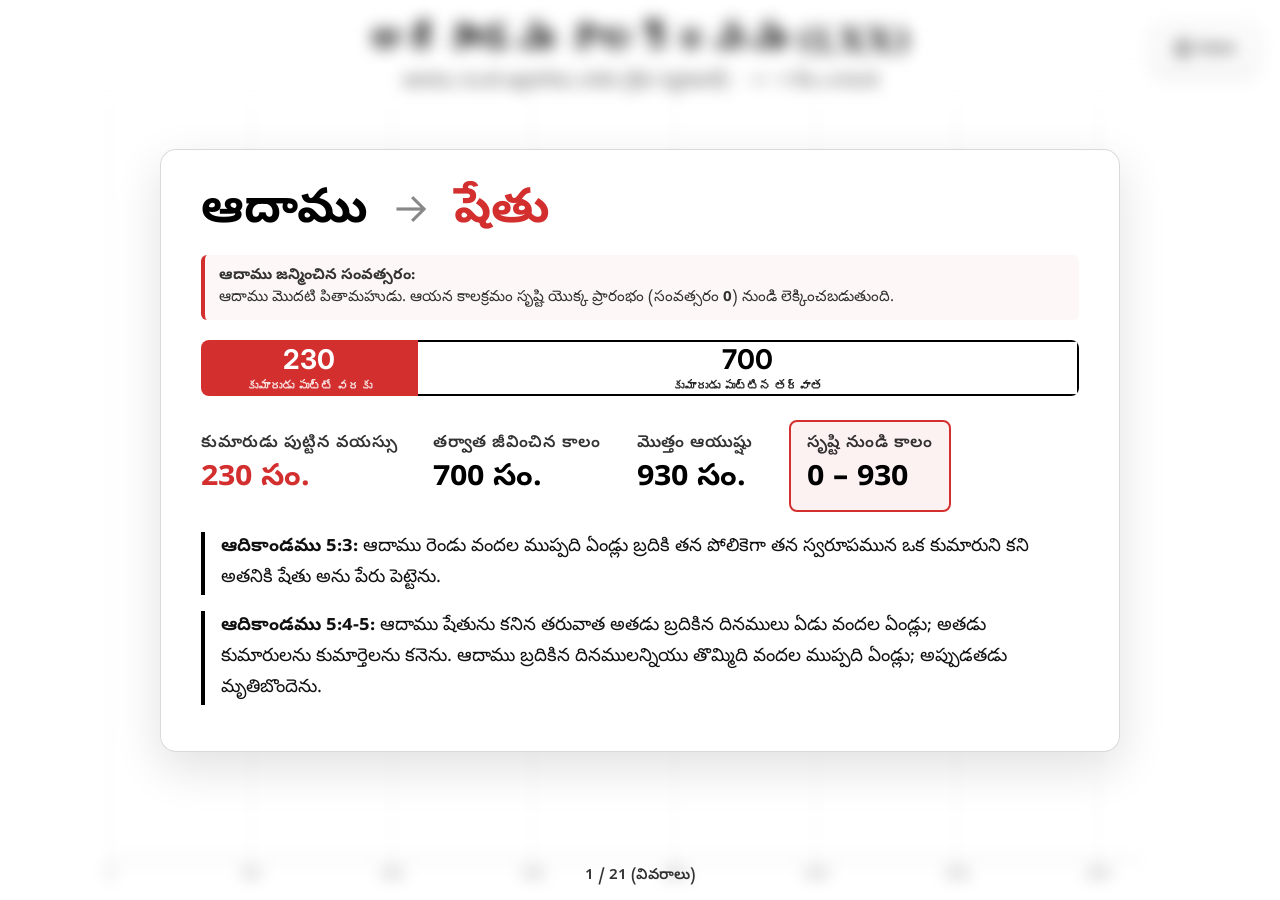
<file: genesis-timeline-lxx/index.html>
<!DOCTYPE html>
<html lang="te">
<head>
<meta charset="UTF-8">
<meta name="viewport" content="width=device-width, initial-scale=1.0">
<title>ఆదికాండము కాలక్రమము: ఆదాము నుండి అబ్రాహాము వరకు</title>
<link href="https://fonts.googleapis.com/css2?family=Cinzel:wght@400;700&family=Inter:wght@300;400;600;700&family=Noto+Sans+Telugu:wght@400;600;700&display=swap" rel="stylesheet">
<style>
*, *::before, *::after { margin:0; padding:0; box-sizing:border-box; }

:root {
  --bg: #ffffff;
  --accent: #d32f2f; /* Red */
  --highlight: #000000; /* Black for fonts that were yellow */
  --text: #000000;
  --glass: rgba(255, 255, 255, 0.95);
  --glass-border: rgba(0, 0, 0, 0.15);
}

html, body { width:100vw; height:100vh; overflow:hidden; background:var(--bg);
  font-family:'Noto Sans Telugu','Inter',sans-serif; color:var(--text); }

/* ── LAYOUT ── */
#app {
  position:fixed; inset:0; z-index:2;
  display:block;
  transition: filter 0.6s ease;
}
#app.blurred {
  filter: blur(8px);
  pointer-events: none;
}

header {
  position: absolute; top: 0; left: 0; width: 100%;
  text-align:center; padding:18px 0; z-index:5;
  background:linear-gradient(to bottom, rgba(255,255,255,.95) 40%, transparent);
  pointer-events: none;
}
header h1 {
  font-family:'Cinzel',serif; font-size:2.2rem; color:var(--highlight);
  letter-spacing:2px;
}
header p { font-size:1.05rem; opacity:.75; margin-top:4px; }

/* ── TIMELINE AREA ── */
#timeline-area {
  width:100%; height:100%;
  position:relative;
  overflow:hidden;
  cursor:grab;
  user-select:none;
}
#timeline-area:active {
  cursor:grabbing;
}

/* ── CANVAS CONTROLS ── */
.canvas-controls {
  position: fixed;
  top: 24px;
  right: 124px; /* Shifted left to make space for Home button */
  z-index: 15;
  display: flex;
  gap: 8px;
  background: var(--glass);
  border: 1px solid var(--glass-border);
  border-radius: 8px;
  padding: 6px;
  box-shadow: 0 4px 12px rgba(0,0,0,0.1);
  backdrop-filter: blur(8px);
  -webkit-backdrop-filter: blur(8px);
  opacity: 0;
  pointer-events: none;
  transition: opacity 0.3s ease;
}
.canvas-controls.visible {
  opacity: 1;
  pointer-events: auto;
}
.home-control {
  position: fixed;
  top: 24px;
  right: 24px;
  z-index: 15;
  background: var(--glass);
  border: 1px solid var(--glass-border);
  border-radius: 8px;
  padding: 6px;
  box-shadow: 0 4px 12px rgba(0,0,0,0.1);
  backdrop-filter: blur(8px);
  -webkit-backdrop-filter: blur(8px);
}
.control-btn {
  height: 32px;
  border: 1px solid rgba(0,0,0,0.15);
  background: #fff;
  color: #000;
  font-size: 13px;
  font-weight: 600;
  border-radius: 4px;
  cursor: pointer;
  display: inline-flex;
  align-items: center;
  justify-content: center;
  padding: 0 12px;
  gap: 6px;
  transition: background 0.2s, color 0.2s, transform 0.1s;
  font-family: 'Inter', 'Noto Sans Telugu', sans-serif;
}
.control-btn:hover {
  background: #000;
  color: #fff;
}
.control-btn:active {
  transform: scale(0.95);
}

/* ── SPOTLIGHT OVERLAY ── */
#spotlight-overlay {
  position:fixed; inset:0; z-index:10;
  display:flex; align-items:center; justify-content:center;
  pointer-events:none;
}
#spotlight-overlay.active { pointer-events:auto; }

.spot-card {
  width: 90%; max-width: 960px;
  background: var(--glass);
  border: 1px solid var(--glass-border);
  border-radius: 16px;
  padding: 30px 40px;
  box-shadow: 0 16px 48px rgba(0,0,0,0.12);
  backdrop-filter: blur(16px);
  -webkit-backdrop-filter: blur(16px);
  opacity:0; transform:translateY(40px) scale(0.95);
  transition: opacity 0.5s, transform 0.5s cubic-bezier(.4,0,.2,1);
  pointer-events:none;
}
.spot-card.visible {
  opacity:1; transform:translateY(0) scale(1); pointer-events:auto;
}

.spot-name {
  font-size:3rem; font-weight:700; color:#000; margin-bottom:10px;
}

.spot-bar-wrap { position:relative; width:100%; height:56px; margin:20px 0 24px; display:flex; border-radius:8px; overflow:hidden; }
.spot-seg {
  height:100%; display:flex; align-items:center; justify-content:center;
  font-family:'Inter',sans-serif; font-weight:700; font-size:1.1rem;
  position:relative;
}
.spot-seg.before { background:var(--accent); color:#fff; }
.spot-seg.after  { background:#fff; color:#000; border:2px solid #000; border-left:none; }

.spot-seg .seg-years { font-size:1.7rem; font-weight:700; }
.spot-seg .seg-label { font-size:.75rem; opacity:.85; margin-top:2px; }
.spot-seg-inner { display:flex; flex-direction:column; align-items:center; }

.spot-stats {
  display:flex; gap:36px; margin-bottom:20px; flex-wrap:wrap; align-items:center;
}
.spot-stat { display:flex; flex-direction:column; }
.spot-stat.highlight {
  border: 2px solid var(--accent);
  border-radius: 8px;
  padding: 10px 16px;
  background-color: rgba(211, 47, 47, 0.06);
}
.spot-stat-label { font-size:1.05rem; letter-spacing:0.5px; opacity:.8; margin-bottom:4px; font-weight:600; }
.spot-stat-val { font-size:1.9rem; font-weight:700; color:var(--accent); }

.spot-verses { margin-top:10px; }
.spot-verse {
  font-size:1.15rem; line-height:1.7;
  border-left:4px solid var(--highlight); padding-left:16px; margin-bottom:16px;
  color:#111;
}

/* ── STEP COUNTER ── */
#step-info {
  position:fixed; bottom:14px; left:50%; transform:translateX(-50%);
  font-size:.95rem; color:var(--highlight); opacity:.8; z-index:20; font-weight:600;
}

/* ── SVG BARS ── */
rect.seg { transition: filter 0.2s; cursor: pointer; }
rect.seg:hover { filter: brightness(1.1); }

/* ── DUMMY SONS STYLING ── */
#dummy-son-popup input:focus {
  outline: none;
  border-color: var(--accent);
  box-shadow: 0 0 0 2px rgba(211, 47, 47, 0.15);
}
#btn-popup-cancel:hover { background: #ddd; }
#btn-popup-add:hover:not(:disabled) { filter: brightness(1.1); }
rect.dummy-seg { transition: filter 0.2s; }
rect.dummy-seg:hover { filter: brightness(1.1); }

.patriarch-group:hover .add-strip {
  opacity: 0.40 !important;
}
.add-strip:hover {
  opacity: 0.70 !important;
  fill: #000000 !important;
}
.dummy-group:hover .dummy-delete-g {
  opacity: 1 !important;
}
.dummy-delete-g:hover circle {
  fill: #d32f2f !important;
}
</style>
</head>
<body>

<div id="app">
  <header>
    <h1>ఆదికాండము కాలక్రమము (LXX)</h1>
    <p>ఆదాము నుండి అబ్రాహాము వరకు (గ్రీకు సెప్టాజింట్) &nbsp;·&nbsp; ← → కీలు వాడండి</p>
  </header>
  <div id="timeline-area"></div>
  <div class="canvas-controls" id="canvas-controls">
    <button class="control-btn" id="btn-fit" title="Reset Presentation View">
      <svg viewBox="0 0 24 24" width="16" height="16" stroke="currentColor" stroke-width="2.2" fill="none" stroke-linecap="round" stroke-linejoin="round">
        <rect x="3" y="3" width="18" height="12" rx="1"></rect>
        <line x1="12" y1="15" x2="12" y2="21"></line>
        <line x1="12" y1="18" x2="8" y2="21"></line>
        <line x1="12" y1="18" x2="16" y2="21"></line>
      </svg>
      Presentation View
    </button>
  </div>
  <div class="home-control">
    <a href="../index.html" class="control-btn" style="text-decoration: none;" title="Home">
      <svg viewBox="0 0 24 24" width="18" height="18" stroke="currentColor" stroke-width="2.2" fill="none" stroke-linecap="round" stroke-linejoin="round">
        <path d="M3 9l9-7 9 7v11a2 2 0 0 1-2 2H5a2 2 0 0 1-2-2z"></path>
        <polyline points="9 22 9 12 15 12 15 22"></polyline>
      </svg>
      Home
    </a>
  </div>
</div>

<div id="spotlight-overlay">
  <div id="card" class="spot-card"></div>
</div>

<!-- Floating popup for adding dummy sons -->
<div id="dummy-son-popup" style="position: absolute; display: none; z-index: 21; width: 260px; background: rgba(255, 255, 255, 0.98); border: 1px solid var(--glass-border); border-radius: 12px; padding: 16px; box-shadow: 0 8px 32px rgba(0,0,0,0.15); backdrop-filter: blur(12px); -webkit-backdrop-filter: blur(12px); font-family: 'Inter', 'Noto Sans Telugu', sans-serif;">
  <div style="font-size: 13px; font-weight: 700; color: #111; margin-bottom: 12px; text-align: center;">ఇతర కుమారుడిని జోడించు (Add Son)</div>
  <div id="popup-limit-msg" style="color: #ff3333; font-size: 11px; font-weight: 600; text-align: center; margin-bottom: 8px; display: none;">గరిష్టంగా 10 గురు కుమారులను మాత్రమే చేర్చగలరు!</div>
  <div style="margin-bottom: 10px;">
    <label style="display: block; font-size: 11px; color: #666; margin-bottom: 4px; font-weight: 600;">కుమారుడు జన్మించినప్పుడు తండ్రి వయస్సు:</label>
    <input type="number" id="input-father-age" style="width: 100%; padding: 6px 8px; border: 1px solid rgba(0,0,0,0.15); border-radius: 4px; font-size: 12px;" min="1" placeholder="ఉదా: 130">
    <div id="father-age-error" style="color: #ff3333; font-size: 10px; margin-top: 2px; display: none;"></div>
  </div>
  <div style="margin-bottom: 14px;">
    <label style="display: block; font-size: 11px; color: #666; margin-bottom: 4px; font-weight: 600;">కుమారుని ఆయుష్షు (Son's Lifespan):</label>
    <input type="number" id="input-son-lifespan" style="width: 100%; padding: 6px 8px; border: 1px solid rgba(0,0,0,0.15); border-radius: 4px; font-size: 12px;" min="1" placeholder="ఉదా: 800">
  </div>
  <div style="display: flex; gap: 8px; justify-content: flex-end;">
    <button id="btn-popup-cancel" style="padding: 6px 12px; font-size: 12px; font-weight: 600; background: #eee; border: none; border-radius: 4px; cursor: pointer; color: #333; transition: background 0.2s;">రద్దు (Cancel)</button>
    <button id="btn-popup-add" style="padding: 6px 12px; font-size: 12px; font-weight: 600; background: var(--accent); border: none; border-radius: 4px; cursor: pointer; color: #fff; transition: background 0.2s;">జోడించు (Add)</button>
  </div>
</div>

<div id="step-info"></div>

<script>
// ═══════════════ DATA ═══════════════
const DATA = [
  {name:"ఆదాము",age_at_son:230,years_after:700,total:930,birth_ysc:0,son_ysc:230,death_ysc:930,ref_son:"ఆదికాండము 5:3",ref_after:"ఆదికాండము 5:4-5",verse_son:"ఆదాము రెండు వందల ముప్పది ఏండ్లు బ్రదికి తన పోలికెగా తన స్వరూపమున ఒక కుమారుని కని అతనికి షేతు అను పేరు పెట్టెను.",verse_after:"ఆదాము షేతును కనిన తరువాత అతడు బ్రదికిన దినములు ఏడు వందల ఏండ్లు; అతడు కుమారులను కుమార్తెలను కనెను. ఆదాము బ్రదికిన దినములన్నియు తొమ్మిది వందల ముప్పది ఏండ్లు; అప్పుడతడు మృతిబొందెను."},
  {name:"షేతు",age_at_son:205,years_after:707,total:912,birth_ysc:230,son_ysc:435,death_ysc:1142,ref_son:"ఆదికాండము 5:6",ref_after:"ఆదికాండము 5:7-8",verse_son:"షేతు రెండు వందల అయిదేండ్లు బ్రదికి ఎనోషును కనెను.",verse_after:"షేతు ఎనోషును కనిన తరువాత ఏడు వందల ఏడేండ్లు బ్రదికి కుమారులను కుమార్తెలను కనెను. షేతు బ్రదికిన దినములన్నియు తొమ్మిది వందల పన్నెండేండ్లు; అప్పుడతడు మృతిబొందెను."},
  {name:"ఎనోషు",age_at_son:190,years_after:715,total:905,birth_ysc:435,son_ysc:625,death_ysc:1340,ref_son:"ఆదికాండము 5:9",ref_after:"ఆదికాండము 5:10-11",verse_son:"ఎనోషు నూట తొంబది ఏండ్లు బ్రదికి కేనానును కనెను.",verse_after:"ఎనోషు కేనానును కనిన తరువాత ఏడు వందల పదునయిదేండ్లు బ్రదికి కుమారులను కుమార్తెలను కనెను. ఎనోషు బ్రదికిన దినములన్నియు తొమ్మిది వందల అయిదేండ్లు; అప్పుడతడు మృతిబొందెను."},
  {name:"కేనాను",age_at_son:170,years_after:740,total:910,birth_ysc:625,son_ysc:795,death_ysc:1535,ref_son:"ఆదికాండము 5:12",ref_after:"ఆదికాండము 5:13-14",verse_son:"కేనాను నూట డెబ్బది ఏండ్లు బ్రదికి మహలలేలును కనెను.",verse_after:"కేనాను మహలలేలును కనిన తరువాత ఏడు వందల నలువది ఏండ్లు బ్రదికి కుమారులను కుమార్తెలను కనెను. కేనాను బ్రదికిన దినములన్నియు తొమ్మిది వందల పదియేండ్లు; అప్పుడతడు మృతిబొందెను."},
  {name:"మహలలేలు",age_at_son:165,years_after:730,total:895,birth_ysc:795,son_ysc:960,death_ysc:1690,ref_son:"ఆదికాండము 5:15",ref_after:"ఆదికాండము 5:16-17",verse_son:"మహలలేలు నూట అరువది అయిదేండ్లు బ్రదికి యెరెదును కనెను.",verse_after:"మహలలేలు యెరెదును కనిన తరువాత ఏడు వందల ముప్పది ఏండ్లు బ్రదికి కుమారులను కుమార్తెలను కనెను. మహలలేలు బ్రదికిన దినములన్నియు ఎనిమిది వందల తొంబది అయిదేండ్లు; అప్పుడతడు మృతిబొందెను."},
  {name:"యెరెదు",age_at_son:162,years_after:800,total:962,birth_ysc:960,son_ysc:1122,death_ysc:1922,ref_son:"ఆదికాండము 5:18",ref_after:"ఆదికాండము 5:19-20",verse_son:"యెరెదు నూట అరువది రెండేండ్లు బ్రదికి హనోకును కనెను.",verse_after:"యెరెదు హనోకును కనిన తరువాత ఎనిమిది వందల ఏండ్లు బ్రదికి కుమారులను కుమార్తెలను కనెను. యెరెదు బ్రదికిన దినములన్నియు తొమ్మిది వందల అరువది రెండేండ్లు; అప్పుడతడు మృతిబొందెను."},
  {name:"హనోకు",age_at_son:165,years_after:200,total:365,birth_ysc:1122,son_ysc:1287,death_ysc:1487,ref_son:"ఆదికాండము 5:21",ref_after:"ఆదికాండము 5:22-24",verse_son:"హనోకు నూట అరువది అయిదేండ్లు బ్రదికి మెతూషెలను కనెను.",verse_after:"హనోకు మెతూషెలను కనిన తరువాత రెండు వందల ఏండ్లు దేవునితో నడుచుచు కుమారులను కుమార్తెలను కనెను. హనోకు బ్రదికిన దినములన్నియు మూడు వందల అరువది అయిదేండ్లు. హనోకు దేవునితో నడిచిన తరువాత దేవుడతని తీసికొనిపోయెను."},
  {name:"మెతూషెల",age_at_son:167,years_after:802,total:969,birth_ysc:1287,son_ysc:1454,death_ysc:2256,ref_son:"ఆదికాండము 5:25",ref_after:"ఆదికాండము 5:26-27",verse_son:"మెతూషెల నూట అరువది ఏడేండ్లు బ్రదికి లెమెకును కనెను.",verse_after:"మెతూషెల లెమెకును కనిన తరువాత ఎనిమిది వందల రెండేండ్లు బ్రదికి కుమారులను కుమార్తెలను కనెను. మెతూషెల బ్రదికిన దినములన్నియు తొమ్మిది వందల అరువది తొమ్మిదేండ్లు; అప్పుడతడు మృతిబొందెను."},
  {name:"లెమెకు",age_at_son:188,years_after:565,total:753,birth_ysc:1454,son_ysc:1642,death_ysc:2207,ref_son:"ఆదికాండము 5:28-29",ref_after:"ఆదికాండము 5:30-31",verse_son:"లెమెకు నూట ఎనుబది ఎనిమిది ఏండ్లు బ్రదికి ఒక కుమారుని కని అతనికి నోవహు అను పేరు పెట్టెను.",verse_after:"లెమెకు నోవహును కనిన తరువాత ఐదు వందల అరువది అయిదేండ్లు బ్రదికి కుమారులను కుమార్తెలను కనెను. లెమెకు బ్రదికిన దినములన్నియు ఏడు వందల ఏబది మూడేండ్లు; అప్పుడతడు మృతిబొందెను."},
  {name:"నోవహు",age_at_son:500,years_after:450,total:950,birth_ysc:1642,son_ysc:2142,death_ysc:2592,ref_son:"ఆదికాండము 5:32",ref_after:"ఆదికాండము 9:28-29",verse_son:"నోవహు ఐదు వందల ఏండ్లవాడై షేమును హామును యాపెతును కనెను.",verse_after:"జలప్రళయము తరువాత నోవహు మూడు వందల ఏబది ఏండ్లు బ్రదికెను. నోవహు దినములన్నియు తొమ్మిది వందల ఏబది ఏండ్లు; అప్పుడతడు మృతిబొందెను."},
  {name:"షేము",age_at_son:100,years_after:500,total:600,birth_ysc:2142,son_ysc:2244,death_ysc:2742,ref_son:"ఆదికాండము 11:10",ref_after:"ఆదికాండము 11:11",verse_son:"జలప్రళయము గతించిన రెండేండ్లకు షేము నూరేండ్లవాడై అర్పక్షదును కనెను.",verse_after:"షేము అర్పక్షదును కనిన తరువాత ఐదు వందల ఏండ్లు బ్రదికి కుమారులను కుమార్తెలను కనెను."},
  {name:"అర్పక్షదు",age_at_son:135,years_after:400,total:535,birth_ysc:2244,son_ysc:2379,death_ysc:2779,ref_son:"ఆదికాండము 11:12",ref_after:"ఆదికాండము 11:13",verse_son:"అర్పక్షదు నూట ముప్పది అయిదేండ్లు బ్రదికి కయీనానును కనెను.",verse_after:"అర్పక్షదు కయీనానును కనిన తరువాత నాలుగు వందల ఏండ్లు బ్రదికి కుమారులను కుమార్తెలను కనెను."},
  {name:"కయీనాను",age_at_son:130,years_after:330,total:460,birth_ysc:2379,son_ysc:2509,death_ysc:2839,ref_son:"ఆదికాండము 11:13a (LXX)",ref_after:"ఆదికాండము 11:13b (LXX)",verse_son:"కయీనాను నూట ముప్పది ఏండ్లు బ్రదికి షేలహును కనెను.",verse_after:"కయీనాను షేలహును కనిన తరువాత మూడు వందల ముప్పది ఏండ్లు బ్రదికి కుమారులను కుమార్తెలను కనెను."},
  {name:"షేలహు",age_at_son:130,years_after:330,total:460,birth_ysc:2509,son_ysc:2639,death_ysc:2969,ref_son:"ఆదికాండము 11:14",ref_after:"ఆదికాండము 11:15",verse_son:"షేలహు నూట ముప్పది ఏండ్లు బ్రదికి ఏబెరును కనెను.",verse_after:"షేలహు ఏబెరును కనిన తరువాత మూడు వందల ముప్పది ఏండ్లు బ్రదికి కుమారులను కుమార్తెలను కనెను."},
  {name:"ఏబెరు",age_at_son:134,years_after:270,total:404,birth_ysc:2639,son_ysc:2773,death_ysc:3043,ref_son:"ఆదికాండము 11:16",ref_after:"ఆదికాండము 11:17",verse_son:"ఏబెరు నూట ముప్పది నాలుగేండ్లు బ్రదికి పెలెగును కనెను.",verse_after:"ఏబెరు పెలెగును కనిన తరువాత రెండు వందల డెబ్బది ఏండ్లు బ్రదికి కుమారులను కుమార్తెలను కనెను."},
  {name:"పెలెగు",age_at_son:130,years_after:209,total:339,birth_ysc:2773,son_ysc:2903,death_ysc:3112,ref_son:"ఆదికాండము 11:18",ref_after:"ఆదికాండము 11:19",verse_son:"పెలెగు నూట ముప్పది ఏండ్లు బ్రదికి రయూను కనెను.",verse_after:"పెలెగు రయూను కనిన తరువాత రెండు వందల తొమ్మిదేండ్లు బ్రదికి కుమారులను కుమార్తెలను కనెను."},
  {name:"రయూ",age_at_son:132,years_after:207,total:339,birth_ysc:2903,son_ysc:3035,death_ysc:3242,ref_son:"ఆదికాండము 11:20",ref_after:"ఆదికాండము 11:21",verse_son:"రయూ నూట ముప్పది రెండేండ్లు బ్రదికి సెరూగును కనెను.",verse_after:"రయూ సెరూగును కనిన తరువాత రెండు వందల ఏడేండ్లు బ్రదికి కుమారులను కుమార్తెలను కనెను."},
  {name:"సెరూగు",age_at_son:130,years_after:200,total:330,birth_ysc:3035,son_ysc:3165,death_ysc:3365,ref_son:"ఆదికాండము 11:22",ref_after:"ఆదికాండము 11:23",verse_son:"సెరూగు నూట ముప్పది ఏండ్లు బ్రదికి నాహోరును కనెను.",verse_after:"సెరూగు నాహోరును కనిన తరువాత రెండు వందల ఏండ్లు బ్రదికి కుమారులను కుమార్తెలను కనెను."},
  {name:"నాహోరు",age_at_son:179,years_after:125,total:304,birth_ysc:3165,son_ysc:3344,death_ysc:3469,ref_son:"ఆదికాండము 11:24",ref_after:"ఆదికాండము 11:25",verse_son:"నాహోరు నూట డెబ్బది తొమ్మిదేండ్లు బ్రదికి తెరహును కనెను.",verse_after:"నాహోరు తెరహును కనిన తరువాత నూట ఇరువది అయిదేండ్లు బ్రదికి కుమారులను కుమార్తెలను కనెను."},
  {name:"తెరహు",age_at_son:70,years_after:135,total:205,birth_ysc:3344,son_ysc:3414,death_ysc:3549,ref_son:"ఆదికాండము 11:26",ref_after:"ఆదికాండము 11:32",verse_son:"తెరహు డెబ్బది ఏండ్లు బ్రదికి అబ్రామును నాహోరును హారానును కనెను.",verse_after:"తెరహు బ్రదికిన దినములు రెండు వందల అయిదేండ్లు. తెరహు హారానులో మృతిబొందెను."},
  {name:"అబ్రాహాము",age_at_son:100,years_after:75,total:175,birth_ysc:3414,son_ysc:3514,death_ysc:3589,ref_son:"ఆదికాండము 21:5",ref_after:"ఆదికాండము 25:7",verse_son:"ఆబ్రాహాము కుమారుడైన ఇస్సాకు అతనికి పుట్టినప్పుడు అతడు నూరేండ్లవాడు.",verse_after:"ఆబ్రాహాము బ్రదికిన ఆయుష్కాలపు సంవత్సరములు నూట డెబ్బది యయిదు."}
];

// ═══════════════ CHART STATE ═══════════════
const TOTAL = DATA.length;
let globalStep = 0; // 0 to 39
let currentNumBars = 0;
const tlArea = document.getElementById('timeline-area');
const appContainer = document.getElementById('app');
const cardEl = document.getElementById('card');
const stepInfo = document.getElementById('step-info');

let svgEl = null;
let viewportG = null;
let barState = [];
let animId = null;
let isTempCardOpen = false;

// Zoom & Pan Canvas variables (defaults to original chart view)
let zoomScale = 1.0;
let panX = 0;
let panY = 0;
let isDragging = false;
let startX = 0;
let startY = 0;
let dragDistance = 0;
let hasInteracted = false;

const ML = 110, MR = 140, MT = 100, MB = 40;
const X_MAX = Math.max(...DATA.map(d=>d.death_ysc)) + 60; // Global constant

function getChartDimensions() {
  const rect = tlArea.getBoundingClientRect();
  return { W: rect.width, H: rect.height };
}

function ensureSVG() {
  if (svgEl) return;
  svgEl = document.createElementNS('http://www.w3.org/2000/svg','svg');
  svgEl.style.display = 'block';
  svgEl.style.width = '100%';
  svgEl.style.height = '100%';
  
  viewportG = document.createElementNS('http://www.w3.org/2000/svg','g');
  viewportG.setAttribute('id', 'viewport-g');
  svgEl.appendChild(viewportG);
  
  tlArea.appendChild(svgEl);
  updateTransform();
}

function updateTransform() {
  if (viewportG) {
    viewportG.setAttribute('transform', `translate(${panX}, ${panY}) scale(${zoomScale})`);
  }
  
  // Show reset controls if user zoomed/panned away from original chart view
  const controls = document.getElementById('canvas-controls');
  if (controls) {
    if (hasInteracted && (zoomScale !== 1.0 || panX !== 0 || panY !== 0)) {
      controls.classList.add('visible');
    } else {
      controls.classList.remove('visible');
    }
  }
}

function resetToDefault() {
  zoomScale = 1.0;
  panX = 0;
  panY = 0;
  hasInteracted = false;
  updateTransform();
}

let cameraAnimId = null;
function panTo(targetX, targetY, duration = 650) {
  if (cameraAnimId) cancelAnimationFrame(cameraAnimId);
  const rect = tlArea.getBoundingClientRect();
  
  const destPanX = rect.width / 2 - targetX * zoomScale;
  const destPanY = rect.height / 2 - targetY * zoomScale;
  
  const startPanX = panX;
  const startPanY = panY;
  
  const t0 = performance.now();
  function tick(now) {
    let t = Math.min(1, (now-t0)/duration);
    const et = ease(t);
    panX = lerp(startPanX, destPanX, et);
    panY = lerp(startPanY, destPanY, et);
    updateTransform();
    if (t < 1) {
      cameraAnimId = requestAnimationFrame(tick);
    } else {
      cameraAnimId = null;
    }
  }
  cameraAnimId = requestAnimationFrame(tick);
}

function setupZoomPan() {
  ensureSVG();
  
  // Panning with Drag
  tlArea.addEventListener('mousedown', e => {
    if (e.button !== 0 || appContainer.classList.contains('blurred')) return;
    isDragging = true;
    startX = e.clientX - panX;
    startY = e.clientY - panY;
    dragDistance = 0;
  });
  
  window.addEventListener('mousemove', e => {
    if (!isDragging) return;
    const newPanX = e.clientX - startX;
    const newPanY = e.clientY - startY;
    
    const dx = newPanX - panX;
    const dy = newPanY - startY;
    const dist = Math.sqrt(dx * dx + dy * dy);
    dragDistance += dist;
    
    if (dist > 1) {
      hasInteracted = true;
    }
    
    panX = newPanX;
    panY = newPanY;
    updateTransform();
  });
  
  window.addEventListener('mouseup', () => {
    isDragging = false;
  });
  
  // Scroll-to-Zoom
  tlArea.addEventListener('wheel', e => {
    if (appContainer.classList.contains('blurred')) return;
    e.preventDefault();
    hasInteracted = true;
    
    const rect = svgEl.getBoundingClientRect();
    const mouseX = e.clientX - rect.left;
    const mouseY = e.clientY - rect.top;
    
    const zoomFactor = 1.05;
    let nextScale = zoomScale;
    
    if (e.deltaY < 0) {
      nextScale *= zoomFactor;
    } else {
      nextScale /= zoomFactor;
    }
    
    nextScale = Math.max(0.1, Math.min(10, nextScale));
    
    panX = mouseX - ((mouseX - panX) / zoomScale) * nextScale;
    panY = mouseY - ((mouseY - panY) / zoomScale) * nextScale;
    zoomScale = nextScale;
    updateTransform();
  }, { passive: false });
  
  document.getElementById('btn-fit').addEventListener('click', () => {
    resetToDefault();
  });
}

// ── Layout calculates slots based on 20 fixed positions ──
function calcLayout(n) {
  const { W, H } = getChartDimensions();
  const cW = W - ML - MR;
  const cH = H - MT - MB;
  
  // Calculate total dummy sons in the dataset
  let total_dummy_sons = 0;
  for (let i = 0; i < DATA.length; i++) {
    total_dummy_sons += (DATA[i].dummy_sons || []).length;
  }
  
  const total_rows = TOTAL + total_dummy_sons;
  const rowH = Math.max(12, cH / total_rows);
  const barH = Math.min(rowH * 0.7, 30);

  const vis = DATA.slice(0, n);
  
  let cumDummies = 0;
  return vis.map((d, i) => {
    const y = MT + rowH * (i + cumDummies) + (rowH - barH) / 2;
    cumDummies += (d.dummy_sons || []).length;
    
    return {
      x1: ML + (d.birth_ysc / X_MAX) * cW,
      x2: ML + (d.son_ysc / X_MAX) * cW,
      x3: ML + (d.death_ysc / X_MAX) * cW,
      y: y,
      h: barH,
      op: 1
    };
  });
}

function lerp(a,b,t){ return a+(b-a)*t; }
function ease(t){ return t<.5?4*t*t*t:1-Math.pow(-2*t+2,3)/2; }

function animateTimeline(targetLayout, n, dur) {
  if (animId) cancelAnimationFrame(animId);
  const vis = DATA.slice(0, n);

  const start = [];
  for (let i = 0; i < n; i++) {
    if (barState[i]) {
      start.push({...barState[i]});
    } else {
      start.push({ x1:targetLayout[i].x1, x2:targetLayout[i].x1, x3:targetLayout[i].x1,
                    y:targetLayout[i].y, h:targetLayout[i].h, op:0 });
    }
  }

  const t0 = performance.now();
  function tick(now) {
    let t = Math.min(1, (now-t0)/dur);
    const et = ease(t);
    const cur = [];
    for (let i=0;i<n;i++) {
      cur.push({
        x1: lerp(start[i].x1, targetLayout[i].x1, et),
        x2: lerp(start[i].x2, targetLayout[i].x2, et),
        x3: lerp(start[i].x3, targetLayout[i].x3, et),
        y:  lerp(start[i].y,  targetLayout[i].y,  et),
        h:  lerp(start[i].h,  targetLayout[i].h,  et),
        op: lerp(start[i].op, targetLayout[i].op, et),
      });
    }
    drawTimeline(cur, vis, n);
    if (t<1) { animId=requestAnimationFrame(tick); }
    else { barState=cur; animId=null; }
  }
  animId = requestAnimationFrame(tick);
}

// ── Draw SVG frame ──
function drawTimeline(state, vis, n) {
  const { W, H } = getChartDimensions();
  const rect = tlArea.getBoundingClientRect();
  
  svgEl.setAttribute('width', rect.width);
  svgEl.setAttribute('height', rect.height);
  svgEl.style.width = '100%';
  svgEl.style.height = '100%';
  svgEl.setAttribute('viewBox', `0 0 ${rect.width} ${rect.height}`);

  const cW = W - ML - MR;
  const tickStep = X_MAX<500?50:X_MAX<1500?100:X_MAX<3000?200:500;
  
  let html = '';
  // X-axis is static at H - MB to align with the canvas and avoid overlapping
  const dynamicBottom = H - MB;

  // X-axis baseline
  html += `<line x1="${ML}" y1="${dynamicBottom}" x2="${W-MR}" y2="${dynamicBottom}" stroke="rgba(0,0,0,.2)"/>`;
  for(let tv=0;tv<=X_MAX;tv+=tickStep){
    const x=ML+(tv/X_MAX)*cW;
    html+=`<line x1="${x}" y1="${MT}" x2="${x}" y2="${dynamicBottom}" stroke="rgba(0,0,0,.06)"/>`;
    html+=`<line x1="${x}" y1="${dynamicBottom}" x2="${x}" y2="${dynamicBottom+5}" stroke="rgba(0,0,0,.3)"/>`;
    html+=`<text x="${x}" y="${dynamicBottom+17}" text-anchor="middle" fill="rgba(0,0,0,.6)" font-size="10" font-family="Inter,sans-serif">${tv}</text>`;
  }

  const cH = H - MT - MB;
  let total_dummy_sons = 0;
  for (let i = 0; i < DATA.length; i++) {
    total_dummy_sons += (DATA[i].dummy_sons || []).length;
  }
  const total_rows = TOTAL + total_dummy_sons;
  const rowH = Math.max(12, cH / total_rows);

  for (let i=0;i<n;i++){
    const s=state[i], d=vis[i];
    const wB=Math.max(0,s.x2-s.x1), wA=Math.max(0,s.x3-s.x2);
    const op=s.op.toFixed(3);
    const fs=Math.max(9,Math.min(14,s.h*.75));
    const lfs=Math.max(8,Math.min(12,s.h*.6));

    // Wrap the patriarch bars inside a group to handle hover add-strip
    html += `<g class="patriarch-group" data-idx="${i}">`;

    // Name + Birth Year
    html+=`<text x="${s.x1-8}" y="${s.y+s.h/2+fs*.35}" text-anchor="end"
      fill="rgba(0,0,0,${op})" font-size="${fs}px"
      font-family="Noto Sans Telugu,Inter,sans-serif" font-weight="600">${d.name} – ${d.birth_ysc}</text>`;

    // Death Year
    html+=`<text x="${s.x3+8}" y="${s.y+s.h/2+fs*.35}" text-anchor="start"
      fill="rgba(0,0,0,${op})" font-size="${fs}px"
      font-family="Noto Sans Telugu,Inter,sans-serif" font-weight="600">మరణం – ${d.death_ysc}</text>`;

    // Before bar (Red)
    html+=`<rect class="seg" data-idx="${i}" data-period="before"
      x="${s.x1}" y="${s.y}" width="${wB}" height="${s.h}"
      rx="2" fill="var(--accent)" opacity="${op}" style="cursor:pointer"/>`;
    if(wB>14) html+=`<text x="${s.x1+wB/2}" y="${s.y+s.h/2+lfs*.35}" text-anchor="middle"
      fill="rgba(255,255,255,${(s.op*.9).toFixed(3)})" font-size="${lfs}px"
      font-family="Inter,sans-serif" font-weight="600" pointer-events="none">${d.age_at_son}</text>`;

    // After bar (White with Black Border)
    html+=`<rect class="seg" data-idx="${i}" data-period="after"
      x="${s.x2}" y="${s.y}" width="${wA}" height="${s.h}"
      rx="2" fill="#ffffff" stroke="#000000" stroke-width="1.5" opacity="${op}" style="cursor:pointer"/>`;
    if(wA>14) html+=`<text x="${s.x2+wA/2}" y="${s.y+s.h/2+lfs*.35}" text-anchor="middle"
      fill="rgba(0,0,0,${(s.op*.8).toFixed(3)})" font-size="${lfs}px"
      font-family="Inter,sans-serif" font-weight="600" pointer-events="none">${d.years_after}</text>`;

    // Small strip at the right end of the original bar, only visible when hovered
    html += `<rect class="add-strip" data-idx="${i}"
      x="${s.x3 - 8}" y="${s.y}" width="8" height="${s.h}"
      rx="2" fill="#000000" opacity="0" style="cursor:pointer; transition: opacity 0.2s;"/>`;

    html += `</g>`;

    // Dummy sons
    const dummySons = d.dummy_sons || [];
    dummySons.forEach((ds, j) => {
      const dsY = s.y + rowH * (j + 1);
      const dsH = s.h; // Same height as all other bars
      const dsW = (ds.lifespan / X_MAX) * cW; // Dynamic width based on lifespan
      const dsX = ML + (ds.birth_ysc / X_MAX) * cW;
      
      html += `<g class="dummy-group" data-father-idx="${i}" data-dummy-idx="${j}">`;

      // Draw dummy son bar (Light Black / Dark Gray color)
      html += `<rect class="dummy-seg" data-father-idx="${i}" data-dummy-idx="${j}"
        x="${dsX}" y="${dsY}" width="${dsW}" height="${dsH}"
        rx="2" fill="rgba(0, 0, 0, 0.65)" stroke="rgba(0, 0, 0, 0.85)" stroke-width="1.5" opacity="${op}" style="cursor:pointer"/>`;

      // Age text on dummy bar
      if(dsW>14) html+=`<text x="${dsX+dsW/2}" y="${dsY+dsH/2+lfs*.35}" text-anchor="middle"
        fill="rgba(255,255,255,${(s.op*.9).toFixed(3)})" font-size="${lfs}px"
        font-family="Inter,sans-serif" font-weight="600" pointer-events="none">${ds.lifespan}</text>`;
      // Name + Birth Year for dummy son
      html+=`<text x="${dsX-8}" y="${dsY+dsH/2+fs*.35}" text-anchor="end"
        fill="rgba(0,0,0,${op})" font-size="${fs}px"
        font-family="Noto Sans Telugu,Inter,sans-serif" font-weight="600">కుమారుడు ${j+2} – ${ds.birth_ysc}</text>`;

      // Death Year for dummy son
      html+=`<text x="${dsX+dsW+8}" y="${dsY+dsH/2+fs*.35}" text-anchor="start"
        fill="rgba(0,0,0,${op})" font-size="${fs}px"
        font-family="Noto Sans Telugu,Inter,sans-serif" font-weight="600">మరణం – ${ds.death_ysc}</text>`;

      // Delete cross icon at top right corner of the bar
      const crossCx = dsX + dsW;
      const crossCy = dsY;
      html += `<g class="dummy-delete-g" data-father="${i}" data-dummy="${j}" style="cursor:pointer; opacity:0; transition:opacity 0.2s;">
        <circle cx="${crossCx}" cy="${crossCy}" r="11" fill="#ffffff" opacity="0"/>
        <circle cx="${crossCx}" cy="${crossCy}" r="7.5" fill="rgba(0, 0, 0, 0.5)" stroke="#ffffff" stroke-width="1"/>
        <line x1="${crossCx-3.5}" y1="${crossCy-3.5}" x2="${crossCx+3.5}" y2="${crossCy+3.5}" stroke="#ffffff" stroke-width="1.2" stroke-linecap="round"/>
        <line x1="${crossCx+3.5}" y1="${crossCy-3.5}" x2="${crossCx-3.5}" y2="${crossCy+3.5}" stroke="#ffffff" stroke-width="1.2" stroke-linecap="round"/>
      </g>`;

      html += `</g>`;
    });
  }

  viewportG.innerHTML = html;
  
  // Event listeners
  viewportG.querySelectorAll('.seg').forEach(el=>{
    el.addEventListener('click', e => {
      if(appContainer.classList.contains('blurred')) return;
      if (hasInteracted && dragDistance > 6) return; // Prevent card triggers when panning
      const idx = +e.target.dataset.idx;
      showTempCard(idx);
    });
  });

  // Click listeners for add strips
  viewportG.querySelectorAll('.add-strip').forEach(el => {
    el.addEventListener('click', e => {
      if(appContainer.classList.contains('blurred')) return;
      e.stopPropagation(); // Prevent opening the patriarch spot card
      const idx = +el.dataset.idx;
      showAddSonPopup(idx, el);
    });
  });

  // Click listeners for dummy son bars
  viewportG.querySelectorAll('.dummy-seg').forEach(el=>{
    el.addEventListener('click', e => {
      if(appContainer.classList.contains('blurred')) return;
      if (hasInteracted && dragDistance > 6) return;
      const fatherIdx = +e.target.dataset.fatherIdx;
      const dummyIdx = +e.target.dataset.dummyIdx;
      showDummyCard(fatherIdx, dummyIdx);
    });
  });

  // Click listeners for dummy delete buttons
  viewportG.querySelectorAll('.dummy-delete-g').forEach(el=>{
    el.addEventListener('click', e => {
      if(appContainer.classList.contains('blurred')) return;
      e.stopPropagation(); // Prevent opening the dummy spot card
      const fatherIdx = +el.getAttribute('data-father');
      const dummyIdx = +el.getAttribute('data-dummy');
      
      // Remove from the dataset
      DATA[fatherIdx].dummy_sons.splice(dummyIdx, 1);
      
      // Close popup if active
      document.getElementById('dummy-son-popup').style.display = 'none';
      
      // Recalculate layout and animate
      const targetLayout = calcLayout(currentNumBars);
      animateTimeline(targetLayout, currentNumBars, 400);
    });
  });
}

// ═══════════════ SPOTLIGHT CARD ═══════════════
function renderCard(d, idx) {
  const sonName = idx < DATA.length - 1 ? DATA[idx + 1].name : "ఇస్సాకు";
  const prev = idx > 0 ? DATA[idx - 1] : null;
  const formulaHtml = idx === 0 
    ? `<div style="font-size: 0.95rem; line-height: 1.5; color: #333; background: rgba(211,47,47,0.04); border-left: 4px solid var(--accent); padding: 10px 14px; border-radius: 6px; margin-bottom: 16px; font-family: 'Noto Sans Telugu', 'Inter', sans-serif;">
        <strong>${d.name} జన్మించిన సంవత్సరం:</strong><br/>
        ఆదాము మొదటి పితామహుడు. ఆయన కాలక్రమం సృష్టి యొక్క ప్రారంభం (సంవత్సరం <strong>0</strong>) నుండి లెక్కించబడుతుంది.
       </div>`
    : `<div style="font-size: 0.95rem; line-height: 1.5; color: #333; background: rgba(211,47,47,0.04); border-left: 4px solid var(--accent); padding: 10px 14px; border-radius: 6px; margin-bottom: 16px; font-family: 'Noto Sans Telugu', 'Inter', sans-serif;">
        <strong>${d.name} జన్మించిన సంవత్సరం:</strong><br/>
        ${prev.name} జన్మించిన సంవత్సరం (<strong>${prev.birth_ysc}</strong>) + గడిచిన సంవత్సరాలు ${d.name} పుట్టే వరకు (<strong>${prev.age_at_son}</strong>) = ${d.name} జన్మించిన సంవత్సరం (<strong>${d.birth_ysc}</strong>)
       </div>`;

  cardEl.innerHTML = `
    <div class="spot-name">${d.name} <span style="color:#888; font-weight:400; font-size:0.85em; margin:0 10px;">&rarr;</span> <span style="color:var(--accent)">${sonName}</span></div>
    
    ${formulaHtml}

    <div class="spot-bar-wrap">
      <div class="spot-seg before" style="flex:${d.age_at_son}">
        <div class="spot-seg-inner">
          <div class="seg-years">${d.age_at_son}</div>
          <div class="seg-label">కుమారుడు పుట్టే వరకు</div>
        </div>
      </div>
      <div class="spot-seg after" style="flex:${d.years_after}">
        <div class="spot-seg-inner">
          <div class="seg-years">${d.years_after}</div>
          <div class="seg-label">కుమారుడు పుట్టిన తర్వాత</div>
        </div>
      </div>
    </div>
    <div class="spot-stats">
      <div class="spot-stat">
        <span class="spot-stat-label">కుమారుడు పుట్టిన వయస్సు</span>
        <span class="spot-stat-val">${d.age_at_son} సం.</span>
      </div>
      <div class="spot-stat">
        <span class="spot-stat-label">తర్వాత జీవించిన కాలం</span>
        <span class="spot-stat-val" style="color:var(--highlight)">${d.years_after} సం.</span>
      </div>
      <div class="spot-stat">
        <span class="spot-stat-label">మొత్తం ఆయుష్షు</span>
        <span class="spot-stat-val" style="color:var(--highlight)">${d.total} సం.</span>
      </div>
      <div class="spot-stat highlight">
        <span class="spot-stat-label">సృష్టి నుండి కాలం</span>
        <span class="spot-stat-val" style="color:var(--highlight)">${d.birth_ysc} – ${d.death_ysc}</span>
      </div>
    </div>

    <div class="spot-verses">
      <div class="spot-verse"><strong>${d.ref_son}:</strong> ${d.verse_son}</div>
      <div class="spot-verse"><strong>${d.ref_after}:</strong> ${d.verse_after}</div>
    </div>
  `;
}

// ═══════════════ TEMP CARD (PEEK) ═══════════════
function showTempCard(idx) {
  if (busy) return;
  isTempCardOpen = true;
  appContainer.classList.add('blurred');
  document.getElementById('spotlight-overlay').classList.add('active');
  renderCard(DATA[idx], idx);
  cardEl.classList.add('visible');
}

document.getElementById('spotlight-overlay').addEventListener('click', (e) => {
  if (isTempCardOpen && e.target === document.getElementById('spotlight-overlay')) {
    isTempCardOpen = false;
    cardEl.classList.remove('visible');
    appContainer.classList.remove('blurred');
    document.getElementById('spotlight-overlay').classList.remove('active');
  }
});
// ── DUMMY SONS STATE & HELPERS ──
function showDummyCard(fatherIdx, dummyIdx) {
  if (busy) return;
  isTempCardOpen = true;
  appContainer.classList.add('blurred');
  document.getElementById('spotlight-overlay').classList.add('active');
  renderDummyCard(fatherIdx, dummyIdx);
  cardEl.classList.add('visible');
}

function renderDummyCard(fatherIdx, dummyIdx) {
  const father = DATA[fatherIdx];
  const ds = father.dummy_sons[dummyIdx];
  cardEl.innerHTML = `
    <div class="spot-name">${father.name} కుమారుడు <span style="color:#888; font-weight:400; font-size:0.85em; margin:0 10px;">(ఇతర కుమారుడు)</span></div>
    <div class="spot-bar-wrap">
      <div class="spot-seg before" style="flex:1; background:rgba(0,0,0,0.45); border-color:rgba(0,0,0,0.7);">
        <div class="spot-seg-inner">
          <div class="seg-years">${ds.lifespan}</div>
          <div class="seg-label" style="color:#fff;">కుమారుని జీవిత కాలం</div>
        </div>
      </div>
    </div>
    <div class="spot-stats">
      <div class="spot-stat">
        <span class="spot-stat-label">తండ్రి వయస్సు (జనన సమయంలో)</span>
        <span class="spot-stat-val">${ds.father_age} సం.</span>
      </div>
      <div class="spot-stat">
        <span class="spot-stat-label">కుమారుని ఆయుష్షు</span>
        <span class="spot-stat-val" style="color:var(--highlight)">${ds.lifespan} సం.</span>
      </div>
      <div class="spot-stat highlight" style="border-color:rgba(0,0,0,0.45); background:rgba(0,0,0,0.03); padding: 4px 10px;">
        <span class="spot-stat-label" style="color:#555;">సృష్టి నుండి కాలం</span>
        <span class="spot-stat-val" style="color:#000;">${ds.birth_ysc} – ${ds.death_ysc}</span>
      </div>
    </div>
    <div class="spot-verses">
      <div class="spot-verse" style="border-left-color:rgba(0,0,0,0.45); padding-left: 10px; line-height: 1.4; font-size: 0.95rem;">
        <strong>సత్య వివరణ:</strong> ఈ ఇతర కుమారుడు వంశావళిని లెక్కించడానికి ఉపయోగించబడలేదు. అందువల్ల, ఇతని జీవితకాలం లేదా జనన సంవత్సరం ప్రధాన కాలక్రమ నిడివిని (ఆదాము నుండి అబ్రాహాము వరకు) ఏ విధంగానూ మార్చదు. కాలక్రమం కేవలం ప్రధాన పితామహుల జనన సంవత్సరాలపై ఆధారపడి ఉంటుంది.
      </div>
    </div>
  `;
}

function showAddSonPopup(idx, stripEl) {
  const d = DATA[idx];
  const s = barState[idx];
  if (!s) return;

  const rect = tlArea.getBoundingClientRect();
  // Position popup under the right side of the bar (aligned to the right end)
  const x = rect.left + (s.x3 * zoomScale + panX) - 260;
  const y = rect.top + (s.y * zoomScale + panY);

  const popup = document.getElementById('dummy-son-popup');
  popup.style.left = `${Math.max(8, x)}px`;
  popup.style.top = `${y + s.h * zoomScale + 8}px`;
  popup.style.display = 'block';
  popup.dataset.idx = idx;

  const defaultLifespan = Math.round(d.total / 2);
  document.getElementById('input-father-age').value = Math.min(100, d.age_at_son);
  document.getElementById('input-son-lifespan').value = defaultLifespan;
  
  const isLimitReached = (d.dummy_sons || []).length >= 10;
  document.getElementById('popup-limit-msg').style.display = isLimitReached ? 'block' : 'none';
  
  const addBtn = document.getElementById('btn-popup-add');
  addBtn.disabled = isLimitReached;
  addBtn.style.opacity = isLimitReached ? '0.5' : '1';
  document.getElementById('father-age-error').style.display = 'none';
}

function setupDummyEvents() {
  const popup = document.getElementById('dummy-son-popup');
  
  document.getElementById('btn-popup-cancel').addEventListener('click', () => {
    popup.style.display = 'none';
  });
  
  document.getElementById('btn-popup-add').addEventListener('click', () => {
    const fatherIdx = +popup.dataset.idx;
    const d = DATA[fatherIdx];
    
    const fatherAge = parseInt(document.getElementById('input-father-age').value);
    const sonLifespan = parseInt(document.getElementById('input-son-lifespan').value);
    
    const ageError = document.getElementById('father-age-error');
    if (isNaN(fatherAge) || fatherAge <= 0 || fatherAge > d.total) {
      ageError.innerText = `తండ్రి వయస్సు 1 మరియు ${d.total} మధ్య ఉండాలి!`;
      ageError.style.display = 'block';
      return;
    }
    if (isNaN(sonLifespan) || sonLifespan <= 0) {
      return;
    }
    
    if (!d.dummy_sons) d.dummy_sons = [];
    if (d.dummy_sons.length >= 10) {
      return;
    }
    
    d.dummy_sons.push({
      father_age: fatherAge,
      lifespan: sonLifespan,
      birth_ysc: d.birth_ysc + fatherAge,
      death_ysc: d.birth_ysc + fatherAge + sonLifespan
    });
    
    popup.style.display = 'none';
    
    const targetLayout = calcLayout(currentNumBars);
    animateTimeline(targetLayout, currentNumBars, 500);
  });
}

// ═══════════════ STATE MACHINE ═══════════════
let busy = false;
let phaseBTimeout1 = null;
let phaseBTimeout2 = null;

function goToStep(s) {
  // Cancel any active timers and requestAnimationFrame loops to make navigation immediate
  if (phaseBTimeout1) { clearTimeout(phaseBTimeout1); phaseBTimeout1 = null; }
  if (phaseBTimeout2) { clearTimeout(phaseBTimeout2); phaseBTimeout2 = null; }
  if (animId) { cancelAnimationFrame(animId); animId = null; }
  busy = false;
  
  if (s < 0) s = 0;
  if (s > TOTAL * 2 - 1) s = TOTAL * 2 - 1;
  globalStep = s;

  const pIndex = Math.floor(globalStep / 2);
  const isCardPhase = (globalStep % 2 === 0);
  
  currentNumBars = isCardPhase ? pIndex : pIndex + 1;
  stepInfo.textContent = `${pIndex + 1} / ${TOTAL} ${isCardPhase ? '(వివరాలు)' : '(చార్టు)'}`;

  ensureSVG();

  // Auto-center camera on the current active bar ONLY if the user has manually zoomed/panned
  if (hasInteracted && currentNumBars > 0) {
    const layout = calcLayout(currentNumBars);
    const s = layout[currentNumBars - 1];
    panTo(s.x1, s.y + s.h / 2, 650);
  }

  if (isCardPhase) {
    // Phase A: Show Card, Blur Background
    appContainer.classList.add('blurred');
    renderCard(DATA[pIndex], pIndex);
    cardEl.classList.add('visible');
    
    // Animate bars silently in background
    const target = calcLayout(currentNumBars);
    animateTimeline(target, currentNumBars, 300);
  } else {
    // Phase B: Hide Card, Unblur, Animate Bar in
    busy = true;
    appContainer.classList.remove('blurred');
    cardEl.classList.remove('visible');
    
    phaseBTimeout1 = setTimeout(() => {
      const target = calcLayout(currentNumBars);
      animateTimeline(target, currentNumBars, 700);
      phaseBTimeout2 = setTimeout(() => { 
        busy = false; 
        phaseBTimeout1 = null;
        phaseBTimeout2 = null;
      }, 750);
    }, 400); // Wait for unblur & card fade
  }
}

// ── Keyboard ──
addEventListener('keydown', e => {
  if (e.key === 'ArrowRight') goToStep(globalStep + 1);
  if (e.key === 'ArrowLeft')  goToStep(globalStep - 1);
});

// ── Resize ──
addEventListener('resize', () => {
  barState = calcLayout(currentNumBars);
  drawTimeline(barState, DATA.slice(0, currentNumBars), currentNumBars);
});

// ── Init ──
addEventListener('DOMContentLoaded', () => {
  setupZoomPan();
  setupDummyEvents();
  goToStep(0);
});
</script>
</body>
</html>
</file>
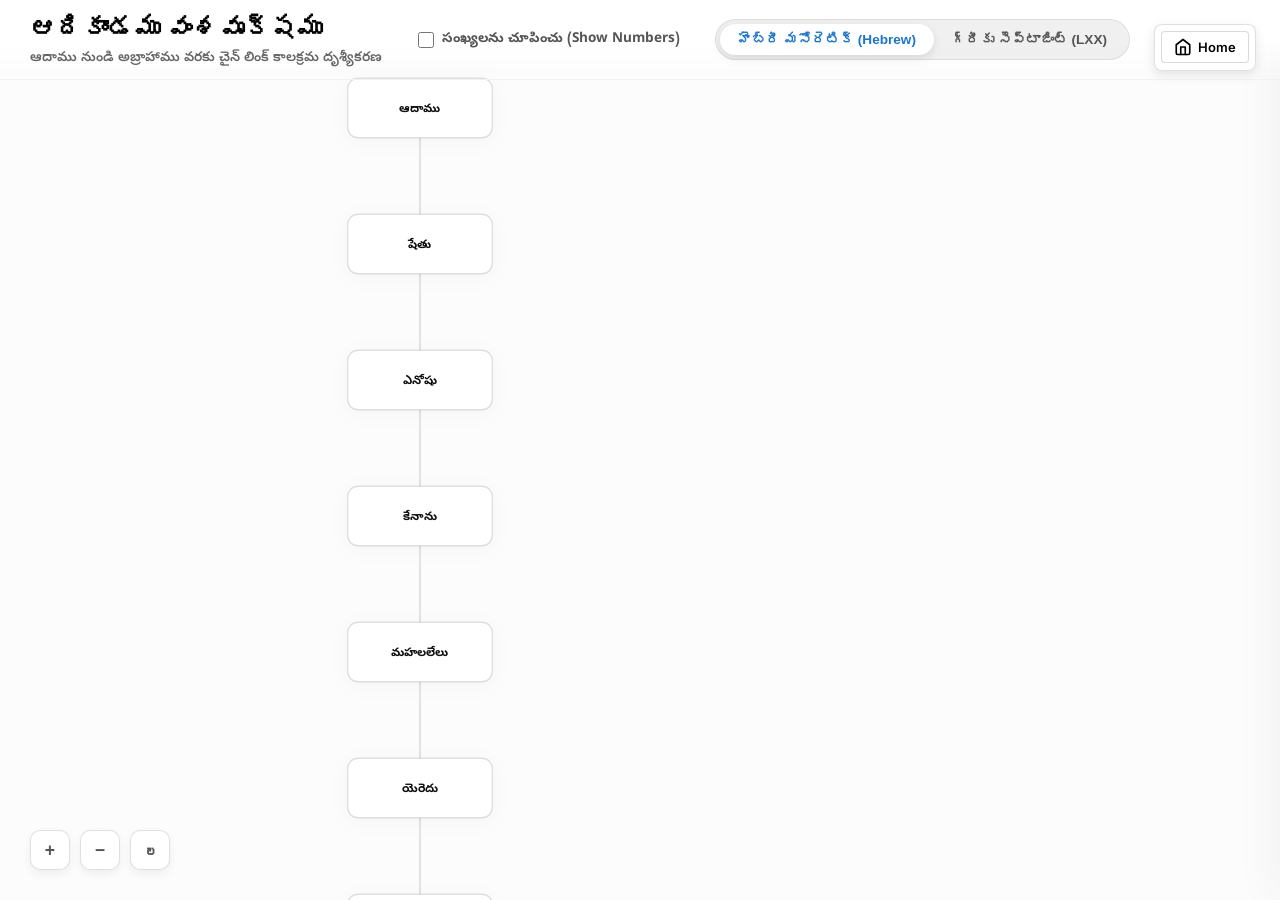
<file: genesis-timeline-tree/index.html>
<!DOCTYPE html>
<html lang="te">
<head>
<meta charset="UTF-8">
<meta name="viewport" content="width=device-width, initial-scale=1.0">
<title>ఆдиకాండము వంశవృక్ష కాలక్రమము: చైన్ లింక్ దృశ్యీకరణ</title>
<link href="https://fonts.googleapis.com/css2?family=Cinzel:wght@400;700&family=Inter:wght@300;400;600;700&family=Noto+Sans+Telugu:wght@400;600;700&display=swap" rel="stylesheet">
<style>
*, *::before, *::after { margin:0; padding:0; box-sizing:border-box; }

:root {
  --bg: #fcfcfc;
  --accent: #1976d2; /* Default to Hebrew Blue, toggles with dataset */
  --highlight: #000000;
  --text: #1a1a1a;
  --glass: rgba(255, 255, 255, 0.95);
  --glass-border: rgba(0, 0, 0, 0.12);
  --node-width: 170px;
  --node-height: 70px;
}

html, body {
  width: 100vw;
  height: 100vh;
  overflow: hidden;
  background: var(--bg);
  font-family: 'Noto Sans Telugu', 'Inter', sans-serif;
  color: var(--text);
  user-select: none;
}

/* ── LAYOUT ── */
#app {
  position: fixed; inset: 0; z-index: 2;
  display: flex; flex-direction: row;
  transition: filter 0.6s ease;
}
#app.blurred {
  filter: blur(8px);
  pointer-events: none;
}

header {
  position: absolute; top: 0; left: 0; right: 0;
  height: 80px; z-index: 10;
  display: flex; align-items: center; justify-content: space-between;
  padding: 0 30px;
  background: linear-gradient(to bottom, rgba(255,255,255,.98) 50%, rgba(255,255,255,0));
  border-bottom: 1px solid rgba(0,0,0,0.05);
}

.header-title-area h1 {
  font-family: 'Cinzel', serif;
  font-size: 1.6rem;
  font-weight: 700;
  color: #000;
  margin-bottom: 2px;
}
.header-title-area p {
  font-size: 0.85rem;
  color: #666;
  font-weight: 600;
}

.controls-area {
  display: flex; align-items: center; gap: 20px;
}

/* Toggle Switch */
.toggle-container {
  display: flex; align-items: center;
  background: rgba(0,0,0,0.06);
  padding: 4px; border-radius: 30px;
  border: 1px solid rgba(0,0,0,0.08);
}
.toggle-btn {
  padding: 8px 18px; border-radius: 20px;
  font-size: 0.85rem; font-weight: 700;
  cursor: pointer; transition: all 0.3s cubic-bezier(0.16, 1, 0.3, 1);
  border: none; background: transparent; color: #555;
}
.toggle-btn.active {
  background: #ffffff;
  color: var(--accent);
  box-shadow: 0 3px 10px rgba(0,0,0,0.1);
}

.home-control {
  position: fixed;
  top: 24px;
  right: 24px;
  z-index: 15;
  background: var(--glass);
  border: 1px solid var(--glass-border);
  border-radius: 8px;
  padding: 6px;
  box-shadow: 0 4px 12px rgba(0,0,0,0.1);
  backdrop-filter: blur(8px);
  -webkit-backdrop-filter: blur(8px);
}
.control-btn-home {
  height: 32px;
  border: 1px solid rgba(0,0,0,0.15);
  background: #fff;
  color: #000;
  font-size: 13px;
  font-weight: 600;
  border-radius: 4px;
  cursor: pointer;
  display: inline-flex;
  align-items: center;
  justify-content: center;
  padding: 0 12px;
  gap: 6px;
  transition: background 0.2s, color 0.2s, transform 0.1s;
  font-family: 'Inter', 'Noto Sans Telugu', sans-serif;
}
.control-btn-home:hover {
  background: #000;
  color: #fff;
}
.control-btn-home:active {
  transform: scale(0.95);
}

.checkbox-container {
  display: flex;
  align-items: center;
  gap: 8px;
  font-size: 0.85rem;
  font-weight: 700;
  color: #555;
  cursor: pointer;
  margin-right: 15px;
}
.checkbox-container input {
  width: 16px;
  height: 16px;
  accent-color: var(--accent);
  cursor: pointer;
}

/* ── TREE VIEW CANVAS ── */
#canvas-container {
  flex: 1; height: 100%;
  position: relative; overflow: hidden;
  cursor: grab;
}
#canvas-container:active {
  cursor: grabbing;
}
#tree-canvas {
  width: 100%; height: 100%;
  display: block;
}

/* ── DETAILED DRAWER ── */
#details-panel {
  width: 440px; height: 100%;
  background: var(--glass);
  border-left: 1px solid var(--glass-border);
  display: flex; flex-direction: column;
  box-shadow: -10px 0 40px rgba(0,0,0,0.04);
  z-index: 5;
  backdrop-filter: blur(20px);
  -webkit-backdrop-filter: blur(20px);
  transition: transform 0.4s cubic-bezier(0.16, 1, 0.3, 1);
}
#details-panel.hidden {
  transform: translateX(100%);
}
.panel-header {
  padding: 24px 30px;
  border-bottom: 1px solid var(--glass-border);
  display: flex; align-items: center; justify-content: space-between;
}
.panel-header h2 {
  font-size: 1.4rem; font-weight: 700; color: #111;
}
.btn-close-panel {
  background: transparent; border: none;
  font-size: 1.5rem; color: #777; cursor: pointer;
  padding: 4px; display: flex; align-items: center; justify-content: center;
  border-radius: 50%; width: 36px; height: 36px; transition: background 0.2s;
}
.btn-close-panel:hover {
  background: rgba(0,0,0,0.05); color: #000;
}

.panel-content {
  flex: 1; overflow-y: auto; padding: 30px;
}

/* ── POPUP WINDOW ── */
#popup-overlay {
  position:fixed; inset:0; background:rgba(0,0,0,0.4);
  z-index:100; display:flex; align-items:center; justify-content:center;
  opacity:0; pointer-events:none; transition:opacity 0.3s ease;
  backdrop-filter: blur(4px);
  -webkit-backdrop-filter: blur(4px);
}
#popup-overlay.visible { opacity:1; pointer-events:auto; }
#dummy-son-popup {
  background: #ffffff; width:380px; border-radius:20px;
  box-shadow: 0 20px 50px rgba(0,0,0,0.15);
  padding: 30px; border: 1px solid rgba(0,0,0,0.1);
  transform: scale(0.9); transition: transform 0.3s cubic-bezier(0.16, 1, 0.3, 1);
}
#popup-overlay.visible #dummy-son-popup { transform: scale(1); }

.popup-title { font-size:1.3rem; font-weight:700; margin-bottom:20px; color:#111; }
.form-group { margin-bottom:16px; }
.form-group label { display:block; font-size:11px; color:#666; margin-bottom:4px; font-weight:600; }
.form-group input {
  width:100%; padding:10px 14px; border-radius:8px; border:1px solid #ccc;
  font-size:0.95rem; font-family:inherit; transition: border-color 0.2s;
}
.form-group input:focus {
  outline: none;
  border-color: var(--accent);
  box-shadow: 0 0 0 2px rgba(25, 118, 210, 0.15);
}
.popup-buttons { display:flex; justify-content:flex-end; gap:12px; margin-top:24px; }
.popup-btn {
  padding:10px 20px; border-radius:8px; border:none; font-size:0.9rem; font-weight:700; cursor:pointer;
  transition: all 0.2s;
}
#btn-popup-cancel { background:#eee; color:#333; }
#btn-popup-cancel:hover { background:#e0e0e0; }
#btn-popup-add { background:var(--accent); color:#fff; }
#btn-popup-add:hover:not(:disabled) { filter: brightness(1.1); }
#btn-popup-add:disabled { opacity:0.5; cursor:not-allowed; }
.error-msg { color:#d32f2f; font-size:11px; margin-top:4px; font-weight:600; display:none; }

/* ── SVG ELEMENT STYLING ── */
.tree-node {
  cursor: pointer;
}
.tree-node rect {
  fill: #ffffff;
  stroke: var(--glass-border);
  stroke-width: 1.5;
  rx: 12;
  transition: all 0.3s cubic-bezier(0.16, 1, 0.3, 1);
  filter: drop-shadow(0 4px 12px rgba(0,0,0,0.03));
}
.tree-node:hover rect {
  stroke: var(--accent);
  transform: translateY(-3px);
  filter: drop-shadow(0 8px 24px rgba(0,0,0,0.08));
}
.tree-node.active rect {
  stroke: var(--accent);
  stroke-width: 2.5;
  fill: rgba(25, 118, 210, 0.02);
}
.tree-node.dummy rect {
  stroke-dasharray: 4 4;
  fill: #fafafa;
}
.tree-node.dummy:hover rect {
  stroke: #ff9800;
  fill: rgba(255, 152, 0, 0.02);
}

.node-text-name {
  font-family: 'Noto Sans Telugu', 'Inter', sans-serif;
  font-size: 14px;
  font-weight: 700;
  fill: #111;
}
.node-text-year {
  font-family: 'Inter', sans-serif;
  font-size: 11px;
  font-weight: 600;
  fill: #666;
}

.tree-link {
  fill: none;
  stroke: rgba(0, 0, 0, 0.12);
  stroke-width: 2;
  transition: stroke 0.3s;
}
.tree-link.dummy-link {
  stroke: rgba(0, 0, 0, 0.08);
  stroke-dasharray: 4 4;
}

/* Plus/Delete Button Overlay icons */
.node-action-btn {
  cursor: pointer;
  opacity: 0;
  transition: opacity 0.2s;
}
.tree-node:hover .node-action-btn {
  opacity: 1;
}
.node-action-btn circle {
  fill: #ffffff;
  stroke: #ddd;
  stroke-width: 1;
  transition: fill 0.2s, stroke 0.2s;
}
.node-action-btn:hover circle {
  fill: var(--accent);
  stroke: var(--accent);
}
.node-action-btn.btn-delete:hover circle {
  fill: #d32f2f;
  stroke: #d32f2f;
}
.node-action-btn path {
  fill: #555;
  transition: fill 0.2s;
}
.node-action-btn:hover path {
  fill: #ffffff;
}

/* ── SPOTLIGHT DETAILS STYLING ── */
.spot-name {
  font-size: 1.8rem; font-weight: 700; color: #111;
  margin-bottom: 24px; font-family: 'Noto Sans Telugu', serif;
}
.spot-stat-row {
  display: grid; grid-template-columns: 1fr 1fr; gap: 16px; margin-bottom: 24px;
}
.spot-stat {
  background: rgba(0,0,0,0.02);
  border: 1px solid rgba(0,0,0,0.05);
  border-radius: 12px; padding: 14px;
}
.spot-stat.highlight {
  border: 2px solid var(--accent);
  background-color: rgba(25, 118, 210, 0.03);
}
.spot-stat-label { font-size: 0.8rem; text-transform: uppercase; letter-spacing: 0.5px; opacity: 0.7; margin-bottom: 4px; font-weight: 700; }
.spot-stat-val { font-size: 1.5rem; font-weight: 700; color: #111; }
.spot-stat.highlight .spot-stat-val { color: var(--accent); }

.spot-verses { margin-top: 30px; }
.spot-verses h3 { font-size: 1rem; font-weight: 700; margin-bottom: 12px; color: #444; border-bottom: 1px solid #eee; padding-bottom: 6px; }
.spot-verse {
  font-size: 1rem; line-height: 1.7;
  border-left: 4px solid var(--accent); padding-left: 14px; margin-bottom: 20px;
  color: #222;
}
.spot-verse-ref {
  font-size: 0.8rem; font-weight: 700; color: #666; margin-top: 4px; display: block;
}

/* ── CANVAS CONTROLS ── */
#canvas-controls {
  position: absolute; bottom: 30px; left: 30px;
  display: flex; gap: 10px; z-index: 10;
}
.control-btn {
  width: 40px; height: 40px; border-radius: 10px;
  background: #ffffff; border: 1px solid var(--glass-border);
  display: flex; align-items: center; justify-content: center;
  cursor: pointer; box-shadow: 0 4px 10px rgba(0,0,0,0.06);
  font-weight: bold; font-size: 1.1rem; color: #555;
  transition: all 0.2s;
}
.control-btn:hover {
  background: #f5f5f5; color: #000; border-color: #999;
}

/* Background Glow animation */
.bg-glow {
  position: absolute;
  width: 600px; height: 600px;
  border-radius: 50%;
  background: radial-gradient(circle, rgba(25, 118, 210, 0.04) 0%, transparent 70%);
  top: 50%; left: 40%;
  transform: translate(-50%, -50%);
  z-index: -1;
  filter: blur(50px);
  pointer-events: none;
}
</style>
</head>

<body>

  <div class="bg-glow" id="glow-backdrop"></div>

  <div class="home-control">
    <a href="../index.html" class="control-btn-home" style="text-decoration: none;" title="Home">
      <svg viewBox="0 0 24 24" width="18" height="18" stroke="currentColor" stroke-width="2.2" fill="none" stroke-linecap="round" stroke-linejoin="round">
        <path d="M3 9l9-7 9 7v11a2 2 0 0 1-2 2H5a2 2 0 0 1-2-2z"></path>
        <polyline points="9 22 9 12 15 12 15 22"></polyline>
      </svg>
      Home
    </a>
  </div>

  <div id="app">
    <header>
      <div class="header-title-area">
        <h1>ఆదికాండము వంశవృక్షము</h1>
        <p id="sub-title">ఆదాము నుండి అబ్రాహాము వరకు చైన్ లింక్ కాలక్రమ దృశ్యీకరణ</p>
      </div>
      <div class="controls-area" style="margin-right: 120px;">
        <!-- Checkbox for Numbers View -->
        <label class="checkbox-container">
          <input type="checkbox" id="chk-show-numbers" onchange="toggleNumbersView()">
          <span>సంఖ్యలను చూపించు (Show Numbers)</span>
        </label>
        <!-- Toggle Switch -->
        <div class="toggle-container">
          <button class="toggle-btn active" id="btn-heb" onclick="setDataset('HEB')">హెబ్రీ మసోరెటిక్ (Hebrew)</button>
          <button class="toggle-btn" id="btn-lxx" onclick="setDataset('LXX')">గ్రీకు సెప్టాజింట్ (LXX)</button>
        </div>
      </div>
    </header>

    <!-- Tree SVG container -->
    <div id="canvas-container">
      <svg id="tree-canvas">
        <defs>
          <marker id="arrow" viewBox="0 0 10 10" refX="5" refY="5" markerWidth="6" markerHeight="6" orient="auto-start-reverse">
            <path d="M 0 0 L 10 5 L 0 10 z" fill="rgba(0,0,0,0.15)"/>
          </marker>
        </defs>
        <g id="zoom-group">
          <!-- SVGLines & SVGCurves drawn here -->
          <g id="links-group"></g>
          <!-- SVG Nodes drawn here -->
          <g id="nodes-group"></g>
        </g>
      </svg>

      <!-- Zoom Controls -->
      <div id="canvas-controls">
        <button class="control-btn" onclick="adjustZoom(1.2)" title="Zoom In">+</button>
        <button class="control-btn" onclick="adjustZoom(1/1.2)" title="Zoom Out">−</button>
        <button class="control-btn" onclick="resetCanvas()" title="Reset View">&#8635;</button>
      </div>
    </div>

    <!-- Side details panel -->
    <div id="details-panel" class="hidden">
      <div class="panel-header">
        <h2 id="panel-title-text">వివరాలు</h2>
        <button class="btn-close-panel" onclick="closeDetailsPanel()">&times;</button>
      </div>
      <div class="panel-content" id="panel-content-body">
        <!-- Content gets dynamically populated -->
      </div>
    </div>
  </div>

  <!-- Popup input overlay -->
  <div id="popup-overlay">
    <div id="dummy-son-popup">
      <div class="popup-title">ఇతర కుమారుడిని జోడించు</div>
      <div class="form-group">
        <label for="input-son-name">కుమారుని పేరు:</label>
        <input type="text" id="input-son-name" placeholder="ఉదా: కయీను, హేబెలు">
      </div>
      <div class="form-group">
        <label for="input-father-age">జన్మించినప్పుడు తండ్రి వయస్సు:</label>
        <input type="number" id="input-father-age" placeholder="వయస్సు (ఉదా: 130)">
        <div class="error-msg" id="error-father-age">తండ్రి వయస్సు గరిష్ట జీవితకాలం కంటే తక్కువగా ఉండాలి!</div>
      </div>
      <div class="form-group">
        <label for="input-lifespan">జీవితకాలం (సంవత్సరాలు):</label>
        <input type="number" id="input-lifespan" placeholder="జీవితకాలం (ఉదా: 900)">
      </div>
      <div class="popup-buttons">
        <button class="popup-btn" id="btn-popup-cancel" onclick="closePopup()">రద్దు</button>
        <button class="popup-btn" id="btn-popup-add" onclick="addDummySonSubmit()">జోడించు</button>
      </div>
    </div>
  </div>

<script>
// ═══════════════ DATASETS ═══════════════
const DATA_LXX = [
  {name:"ఆదాము",age_at_son:230,years_after:700,total:930,birth_ysc:0,son_ysc:230,death_ysc:930,ref_son:"ఆదికాండము 5:3",ref_after:"ఆదికాండము 5:4-5",verse_son:"ఆదాము రెండు వందల ముప్పది ఏండ్లు బ్రదికి తన పోలికెగా తన స్వరూపమున ఒకకుమారుని కని అతనికి షేతు అను పేరు పెట్టెను.",verse_after:"ఆదాము షేతును కనిన తరువాత అతడు బ్రదికిన దినములు ఏడు వందల ఏండ్లు; అతడు కుమారులను కుమార్తెలను కనెను. ఆదాము బ్రదికిన దినములన్నియు తొమ్మిది వందల ముప్పది ఏండ్లు; అప్పుడతడు మృతిబొందెను."},
  {name:"షేతు",age_at_son:205,years_after:707,total:912,birth_ysc:230,son_ysc:435,death_ysc:1142,ref_son:"ఆదికాండము 5:6",ref_after:"ఆదికాండము 5:7-8",verse_son:"షేతు రెండు వందల అయిదేండ్లు బ్రదికి ఎనోషును కనెను.",verse_after:"షేతు ఎనోషును కనిన తరువాత ఏడు వందల ఏడేండ్లు బ్రదికి కుమారులను కుమార్తెలను కనెను. షేతు బ్రదికిన దినములన్నియు తొమ్మిది వందల పన్నెండేండ్లు; అప్పుడతడు మృతిబొందెను."},
  {name:"ఎనోషు",age_at_son:190,years_after:715,total:905,birth_ysc:435,son_ysc:625,death_ysc:1340,ref_son:"ఆదికాండము 5:9",ref_after:"ఆదికాండము 5:10-11",verse_son:"ఎనోషు నూట తొంబది ఏండ్లు బ్రదికి కేనానును కనెను.",verse_after:"ఎనోషు కేనానును కనిన తరువాత ఏడు వందల పదునయిదేండ్లు బ్రదికి కుమారులను కుమార్తెలను కనెను. ఎనోషు బ్రదికిన దినములన్నియు తొమ్మిది వందల అయిదేండ్లు; అప్పుడతడు మృతిబొందెను."},
  {name:"కేనాను",age_at_son:170,years_after:740,total:910,birth_ysc:625,son_ysc:795,death_ysc:1535,ref_son:"ఆదికాండము 5:12",ref_after:"ఆదికాండము 5:13-14",verse_son:"కేనాను నూట డెబ్బది ఏండ్లు బ్రదికి మహలలేలును కనెను.",verse_after:"కేనాను మహలలేలును కనిన తరువాత ఏడు వందల నలువది ఏండ్లు బ్రదికి కుమారులను కుమార్తెలను కనెను. కేనాను బ్రదికిన దినములన్నియు తొమ్మిది వందల పదియేండ్లు; అప్పుడతడు మృతిబొందెను."},
  {name:"మహలలేలు",age_at_son:165,years_after:730,total:895,birth_ysc:795,son_ysc:960,death_ysc:1690,ref_son:"ఆదికాండము 5:15",ref_after:"ఆదికాండము 5:16-17",verse_son:"మహలలేలు నూట అరువది అయిదేండ్లు బ్రదికి యెరెదును కనెను.",verse_after:"మహలలేలు యెరెదును కనిన తరువాత ఏడు వందల ముప్పది ఏండ్లు బ్రదికి కుమారులను కుమార్తెలను కనెను. మహలలేలు బ్రదికిన దినములన్నియు ఎనిమిది వందల తొంబది అయిదేండ్లు; అప్పుడతడు మృతిబొందెను."},
  {name:"యెరెదు",age_at_son:162,years_after:800,total:962,birth_ysc:960,son_ysc:1122,death_ysc:1922,ref_son:"ఆదికాండము 5:18",ref_after:"ఆదికాండము 5:19-20",verse_son:"యెరెదు నూట అరువది రెండేండ్లు బ్రదికి హనోకును కనెను.",verse_after:"యెరెదు హనోకును కనిన తరువాత ఎనిమిది వందల ఏండ్లు బ్రదికి కుమారులను కుమార్తెలను కనెను.యెరెదు బ్రదికిన దినములన్నియు తొమ్మిది వందల అరువది రెండేండ్లు; అప్పుడతడు మృతిబొందెను."},
  {name:"హనోకు",age_at_son:165,years_after:200,total:365,birth_ysc:1122,son_ysc:1287,death_ysc:1487,ref_son:"ఆదికాండము 5:21",ref_after:"ఆదికాండము 5:22-24",verse_son:"హనోకు నూట అరువది అయిదేండ్లు బ్రదికి మెతూషెలను కనెను.",verse_after:"హనోకు మెతూషెలను కనిన తరువాత రెండు వందల ఏండ్లు దేవునితో నడుచుచు కుమారులను కుమార్తెలను కనెను. హనోకు బ్రదికిన దినములన్నియు మూడు వందల అరువది అయిదేండ్లు. హనోకు దేవునితో నడిచిన తరువాత దేవుడతని తీసికొనిపోయెను."},
  {name:"మెతూషెల",age_at_son:167,years_after:802,total:969,birth_ysc:1287,son_ysc:1454,death_ysc:2256,ref_son:"ఆదికాండము 5:25",ref_after:"ఆదికాండము 5:26-27",verse_son:"మెతూషెల నూట అరువది ఏడేండ్లు బ్రదికి లెమెకును కనెను.",verse_after:"మెతూషెల లెమెకును కనిన తరువాత ఎనిమిది వందల రెండేండ్లు బ్రదికి కుమారులను కుమార్తెలను కనెను. మెతూషెల బ్రదికిన దినములన్నియు తొమ్మిది వందల అరువది తొమ్మిదేండ్లు; అప్పుడతడు మృతిబొందెను."},
  {name:"లెమెకు",age_at_son:188,years_after:565,total:753,birth_ysc:1454,son_ysc:1642,death_ysc:2207,ref_son:"ఆదికాండము 5:28-29",ref_after:"ఆదికాండము 5:30-31",verse_son:"లెమెకు నూట ఎనుబది ఎనిమిది ఏండ్లు బ్రదికి ఒక కుమారుని కని నోవహు అను పేరు పెట్టెను.",verse_after:"లెమెకు నోవహును కనిన తరువాత ఐదు వందల అరువది అయిదేండ్లు బ్రదికి కుమారులను కుమార్తెలను కనెను. లెమెకు బ్రదికిన దినములన్నియు ఏడు వందల ఏబది మూడేండ్లు; అప్పుడతడు మృతిబొందెను."},
  {name:"నోవహు",age_at_son:500,years_after:450,total:950,birth_ysc:1642,son_ysc:2142,death_ysc:2592,ref_son:"ఆదికాండము 5:32",ref_after:"ఆదికాండము 9:28-29",verse_son:"నోవహు ఐదు వందల ఏండ్లవాడై షేమును హామును యాపెతును కనెను.",verse_after:"జలప్రళయము తరువాత నోవహు మూడు వందల ఏబది ఏండ్లు బ్రదికెను. నోవహు దినములన్నియు తొమ్మిది వందల ఏబది ఏండ్లు; అప్పుడతడు మృతిబొందెను."},
  {name:"షేము",age_at_son:100,years_after:500,total:600,birth_ysc:2142,son_ysc:2242,death_ysc:2742,ref_son:"ఆదికాండము 11:10",ref_after:"ఆదికాండము 11:11",verse_son:"జలప్రళయము గతించిన రెండేండ్లకు షేము నూరేండ్లవాడై అర్పక్షదును కనెను.",verse_after:"షేము అర్పక్షదును కనిన తరువాత ఐదు వందల ఏండ్లు బ్రదికి కుమారులను కుమార్తెలను కనెను."},
  {name:"అర్పక్షదు",age_at_son:135,years_after:400,total:535,birth_ysc:2242,son_ysc:2377,death_ysc:2777,ref_son:"ఆదికాండము 11:12",ref_after:"ఆదికాండము 11:13",verse_son:"అర్పక్షదు నూట ముప్పది అయిదేండ్లు బ్రదికి కయీనానును కనెను.",verse_after:"అర్పక్షదు కయీనానును కనిన తరువాత నాలుగు వందల ఏండ్లు బ్రదికి కుమారులను కుమార్తెలను కనెను."},
  {name:"కయీనాను",age_at_son:130,years_after:330,total:460,birth_ysc:2377,son_ysc:2507,death_ysc:2837,ref_son:"ఆదికాండము 11:13a (LXX)",ref_after:"ఆదికాండము 11:13b (LXX)",verse_son:"కయీనాను నూట ముప్పది ఏండ్లు బ్రదికి షేలహును కనెను.",verse_after:"కయీనాను షేలహును కనిన తరువాత మూడు వందల ముప్పది ఏండ్లు బ్రదికి కుమారులను కుమార్తెలను కనెను."},
  {name:"షేలహు",age_at_son:130,years_after:330,total:460,birth_ysc:2507,son_ysc:2637,death_ysc:2967,ref_son:"ఆదికాండము 11:14",ref_after:"ఆదికాండము 11:15",verse_son:"షేలహు నూట ముప్పది ఏండ్లు బ్రదికి ఏబెరును కనెను.",verse_after:"షేలహు ఏబెరును కనిన తరువాత మూడు వందల ముప్పది ఏండ్లు బ్రదికి కుమారులను కుమార్తెలను కనెను."},
  {name:"ఏబెరు",age_at_son:134,years_after:270,total:404,birth_ysc:2637,son_ysc:2771,death_ysc:3041,ref_son:"ఆదికాండము 11:16",ref_after:"ఆదికాండము 11:17",verse_son:"ఏబెరు నూట ముప్పది నాలుగేండ్లు బ్రదికి పెలెగును కనెను.",verse_after:"ఏబెరు పెలెగును కనిన తరువాత రెండు వందల డెబ్బది ఏండ్లు బ్రదికి కుమారులను కుమార్తెలను కనెను."},
  {name:"పెలెగు",age_at_son:130,years_after:209,total:339,birth_ysc:2771,son_ysc:2901,death_ysc:3110,ref_son:"ఆదికాండము 11:18",ref_after:"ఆదికాండము 11:19",verse_son:"పెలెగు నూట ముప్పది ఏండ్లు బ్రదికి రయూను కనెను.",verse_after:"పెలెగు రయూను కనిన తరువాత రెండు వందల తొమ్మిదేండ్లు బ్రదికి కుమారులను కుమార్తెలను కనెను."},
  {name:"రయూ",age_at_son:132,years_after:207,total:339,birth_ysc:2901,son_ysc:3033,death_ysc:3240,ref_son:"ఆదికాండము 11:20",ref_after:"ఆదికాండము 11:21",verse_son:"రయూ నూట ముప్పది రెండేండ్లు బ్రదికి సెరూగును కనెను.",verse_after:"రయూ సెరూగును కనిన తరువాత రెండు వందల ఏడేండ్లు బ్రదికి కుమారులను కుమార్తెలను కనెను."},
  {name:"సెరూగు",age_at_son:130,years_after:200,total:330,birth_ysc:3033,son_ysc:3163,death_ysc:3363,ref_son:"ఆదికాండము 11:22",ref_after:"ఆదికాండము 11:23",verse_son:"సెరూగు నూట ముప్పది ఏండ్లు బ్రదికి నాహోరును కనెను.",verse_after:"సెరూగు నాహోరును కనిన తరువాత రెండు వందల ఏండ్లు బ్రదికి కుమారులను కుమార్తెలను కనెను."},
  {name:"నాహోరు",age_at_son:179,years_after:125,total:304,birth_ysc:3163,son_ysc:3342,death_ysc:3467,ref_son:"ఆదికాండము 11:24",ref_after:"ఆదికాండము 11:25",verse_son:"నాహోరు నూట డెబ్బది తొమ్మిదేండ్లు బ్రదికి తెరహును కనెను.",verse_after:"నాహోరు తెరహును కనిన తరువాత నూట ఇరువది అయిదేండ్లు బ్రదికి కుమారులను కుమార్తెలను కనెను."},
  {name:"తెరహు",age_at_son:70,years_after:135,total:205,birth_ysc:3342,son_ysc:3412,death_ysc:3547,ref_son:"ఆదికాండము 11:26",ref_after:"ఆదికాండము 11:32",verse_son:"తెరహు డెబ్బది ఏండ్లు బ్రదికి అబ్రామును నాహోరును హారానును కనెను.",verse_after:"తెరహు బ్రదికిన దినములు రెండు వందల అయిదేండ్లు. తెరహు హారానులో మృతిబొందెను."},
  {name:"అబ్రాహాము",age_at_son:100,years_after:75,total:175,birth_ysc:3412,son_ysc:3512,death_ysc:3587,ref_son:"ఆదికాండము 21:5",ref_after:"ఆదికాండము 25:7",verse_son:"అబ్రాహాము కుమారుడైన ఇస్సాకు అతనికి పుట్టినప్పుడు అతడు నూరేండ్లవాడు.",verse_after:"అబ్రాహాము బ్రదికిన ఆయుష్కాలపు సంవత్సరములు నూట డెబ్బది యయిదు."}
];

const DATA_HEB = [
  {name:"ఆదాము",age_at_son:130,years_after:800,total:930,birth_ysc:0,son_ysc:130,death_ysc:930,ref_son:"ఆదికాండము 5:3",ref_after:"ఆదికాండము 5:4-5",verse_son:"ఆదాము నూట ముప్పది ఏండ్లు బ్రదికి తన పోలికెగా తన స్వరూపమున ఒక కుమారుని కని అతనికి షేతు అను పేరు పెట్టెను.",verse_after:"ఆదాము షేతును కనిన తరువాత అతడు బ్రదికిన దినములు ఎనిమిది వందల ఏండ్లు; అతడు కుమారులను కుమార్తెలను కనెను. ఆదాము బ్రదికిన దినములన్నియు తొమ్మిది వందల ముప్పది ఏండ్లు; అప్పుడతడు మృతిబొందెను."},
  {name:"షేతు",age_at_son:105,years_after:807,total:912,birth_ysc:130,son_ysc:235,death_ysc:1042,ref_son:"ఆదికాండము 5:6",ref_after:"ఆదికాండము 5:7-8",verse_son:"షేతు నూట అయిదేండ్లు బ్రదికి ఎనోషును కనెను.",verse_after:"షేతు ఎనోషును కనిన తరువాత ఎనిమిది వందల ఏడేండ్లు బ్రదికి కుమారులను కుమార్తెలను కనెను. షేతు బ్రదికిన దినములన్నియు తొమ్మిది వందల పన్నెండేండ్లు; అప్పుడతడు మృతిబొందెను."},
  {name:"ఎనోషు",age_at_son:90,years_after:815,total:905,birth_ysc:235,son_ysc:325,death_ysc:1140,ref_son:"ఆదికాండము 5:9",ref_after:"ఆదికాండము 5:10-11",verse_son:"ఎనోషు తొంబది ఏండ్లు బ్రదికి కేనానును కనెను.",verse_after:"ఎనోషు కేనానును కనిన తరువాత ఎనిమిది వందల పదునయిదేండ్లు బ్రదికి కుమారులను కుమార్తెలను కనెను. ఎనోషు బ్రదికిన దినములన్నియు తొమ్మిది వందల అయిదేండ్లు; అప్పుడతడు మృతిబొందెను."},
  {name:"కేనాను",age_at_son:70,years_after:840,total:910,birth_ysc:325,son_ysc:395,death_ysc:1235,ref_son:"ఆదికాండము 5:12",ref_after:"ఆదికాండము 5:13-14",verse_son:"కేనాను డెబ్బది ఏండ్లు బ్రదికి మహలలేలును కనెను.",verse_after:"కేనాను మహలలేలును కనిన తరువాత ఎనిమిది వందల నలువది ఏండ్లు బ్రదికి కుమారులను కుమార్తెలను కనెను. కేనాను బ్రదికిన దినములన్నియు తొమ్మిది వందల పదియేండ్లు; అప్పుడతడు మృతిబొందెను."},
  {name:"మహలలేలు",age_at_son:65,years_after:830,total:895,birth_ysc:395,son_ysc:460,death_ysc:1290,ref_son:"ఆదికాండము 5:15",ref_after:"ఆదికాండము 5:16-17",verse_son:"మహలలేలు అరువది అయిదేండ్లు బ్రదికి యెరెదును కనెను.",verse_after:"మహలలేలు యెరెదును కనిన తరువాత ఎనిమిది వందల ముప్పది ఏండ్లు బ్రదికి కుమారులను కుమార్తెలను కనెను. మహలలేలు బ్రదికిన దినములన్నియు ఎనిమిది వందల తొంబది అయిదేండ్లు; అప్పుడతడు మృతిబొందెను."},
  {name:"యెరెదు",age_at_son:162,years_after:800,total:962,birth_ysc:460,son_ysc:622,death_ysc:1422,ref_son:"ఆదికాండము 5:18",ref_after:"ఆదికాండము 5:19-20",verse_son:"యెరెదు నూట అరువది రెండేండ్లు బ్రదికి హనోకును కనెను.",verse_after:"యెరెదు హనోకును కనిన తరువాత ఎనిమిది వందల ఏండ్లు బ్రదికి కుమారులను కుమార్తెలను కనెను. యెరెదు బ్రదికిన దినములన్నియు తొమ్మిది వందల అరువది రెండేండ్లు; అప్పుడతడు మృతిబొందెను."},
  {name:"హనోకు",age_at_son:65,years_after:300,total:365,birth_ysc:622,son_ysc:687,death_ysc:987,ref_son:"ఆదికాండము 5:21",ref_after:"ఆదికాండము 5:22-24",verse_son:"హనోకు అరువది అయిదేండ్లు బ్రదికి మెతూషెలను కనెను.",verse_after:"హనోకు మెతూషెలను కనిన తరువాత మూడు వందల ఏండ్లు దేవునితో నడుచుచు కుమారులను కుమార్తెలను కనెను. హనోకు బ్రదికిన దినములన్నియు మూడు వందల అరువది అయిదేండ్లు. హనోకు దేవునితో నడిచిన తరువాత దేవుడతని తీసికొనిపోయెను గనుక అతడు లేకపోయెను."},
  {name:"మెతూషెల",age_at_son:187,years_after:782,total:969,birth_ysc:687,son_ysc:874,death_ysc:1656,ref_son:"ఆదికాండము 5:25",ref_after:"ఆదికాండము 5:26-27",verse_son:"మెతూషెల నూట ఎనుబది ఏడేండ్లు బ్రదికి లెమెకును కనెను.",verse_after:"మెతూషెల లెమెకును కనిన తరువాత ఏడు వందల ఎనుబది రెండేండ్లు బ్రదికి కుమారులను కుమార్తెలను కనెను. మెతూషెల బ్రదికిన దినములన్నియు తొమ్మిది వందల అరువది తొమ్మిదేండ్లు; అప్పుడతడు మృతిబొందెను."},
  {name:"లెమెకు",age_at_son:182,years_after:595,total:777,birth_ysc:874,son_ysc:1056,death_ysc:1651,ref_son:"ఆదికాండము 5:28-29",ref_after:"ఆదికాండము 5:30-31",verse_son:"లెమెకు నూట ఎనుబది రెండేండ్లు బ్రదికి ఒక కుమారుని కని యెహోవా శపించిన యీ నేలవలన కలిగిన మన పనిలోను, మన చేతుల కష్టములోను ఇతడు మనకు నెమ్మది కలుగజేయుననుకొని అతనికి నోవహు అను పేరు పెట్టెను.",verse_after:"లెమెకు నోవహును కనిన తరువాత ఐదు వందల తొంబది అయిదేండ్లు బ్రదికి కుమారులను కుమార్తెలను కనెను. లెమెకు బ్రదికిన దినములన్నియు ఏడు వందల డెబ్బది ఏడేండ్లు; అప్పుడతడు మృతిబొందెను."},
  {name:"నోవహు",age_at_son:500,years_after:450,total:950,birth_ysc:1056,son_ysc:1556,death_ysc:2006,ref_son:"ఆదికాండము 5:32",ref_after:"ఆదికాండము 9:28-29",verse_son:"నోవహు ఐదు వందల ఏండ్లవాడై షేమును హామును యాపెతును కనెను.",verse_after:"జలప్రళయము తరువాత నోవహు మూడు వందల ఏబది ఏండ్లు బ్రదికెను. నోవహు దినములన్నియు తొమ్మిది వందల ఏబది ఏండ్లు; అప్పుడతడు మృతిబొందెను."},
  {name:"షేము",age_at_son:100,years_after:500,total:600,birth_ysc:1556,son_ysc:1656,death_ysc:2156,ref_son:"ఆదికాండము 11:10",ref_after:"ఆదికాండము 11:11",verse_son:"జలప్రళయము గతించిన రెండేండ్లకు షేము నూరేండ్లవాడై అర్పక్షదును కనెను.",verse_after:"షేము అర్పక్షదును కనిన తరువాత ఐదు వందల ఏండ్లు బ్రదికి కుమారులను కుమార్తెలను కనెను."},
  {name:"అర్పక్షదు",age_at_son:35,years_after:403,total:438,birth_ysc:1656,son_ysc:1691,death_ysc:2094,ref_son:"ఆదికాండము 11:12",ref_after:"ఆదికాండము 11:13",verse_son:"అర్పక్షదు ముప్పది అయిదేండ్లు బ్రదికి షేలహును కనెను.",verse_after:"అర్పక్షదు షేలహును కనిన తరువాత నాలుగు వందల మూడేండ్లు బ్రదికి కుమారులను కుమార్తెలను కనెను."},
  {name:"షేలహు",age_at_son:30,years_after:403,total:433,birth_ysc:1691,son_ysc:1721,death_ysc:2124,ref_son:"ఆదికాండము 11:14",ref_after:"ఆదికాండము 11:15",verse_son:"షేలహు ముప్పది ఏండ్లు బ్రదికి ఏబెరును కనెను.",verse_after:"షేలహు ఏబెరును కనిన తరువాత నాలుగు వందల మూడేండ్లు బ్రదికి కుమారులను కుమార్తెలను కనెను."},
  {name:"ఏబెరు",age_at_son:34,years_after:430,total:464,birth_ysc:1721,son_ysc:1755,death_ysc:2185,ref_son:"ఆదికాండము 11:16",ref_after:"ఆదికాండము 11:17",verse_son:"ఏబెరు ముప్పది నాలుగేండ్లు బ్రదికి పెలెగును కనెను.",verse_after:"ఏబెరు పెలెగును కనిన తరువాత నాలుగు వందల ముప్పది ఏండ్లు బ్రదికి కుమారులను కుమార్తెలను కనెను."},
  {name:"పెలెగు",age_at_son:30,years_after:209,total:239,birth_ysc:1755,son_ysc:1785,death_ysc:1994,ref_son:"ఆదికాండము 11:18",ref_after:"ఆదికాండము 11:19",verse_son:"పెలెగు ముప్పది ఏండ్లు బ్రదికి రయూను కనెను.",verse_after:"పెలెగు రయూను కనిన తరువాత రెండు వందల తొమ్మిదేండ్లు బ్రదికి కుమారులను కుమార్తెలను కనెను."},
  {name:"రయూ",age_at_son:32,years_after:207,total:239,birth_ysc:1785,son_ysc:1817,death_ysc:2024,ref_son:"ఆదికాండము 11:20",ref_after:"ఆదికాండము 11:21",verse_son:"రయూ ముప్పది రెండేండ్లు బ్రదికి సెరూగును కనెను.",verse_after:"రయూ సెరూగును కనిన తరువాత రెండు వందల ఏడేండ్లు బ్రదికి కుమారులను కుమార్తెలను కనెను."},
  {name:"సెరూగు",age_at_son:30,years_after:200,total:230,birth_ysc:1817,son_ysc:1847,death_ysc:2047,ref_son:"ఆదికాండము 11:22",ref_after:"ఆదికాండము 11:23",verse_son:"సెరూగు ముప్పది ఏండ్లు బ్రదికి నాహోరును కనెను.",verse_after:"సెరూగు నాహోరును కనిన తరువాత రెండు వందల ఏండ్లు బ్రదికి కుమారులను కుమార్తెలను కనెను."},
  {name:"నాహోరు",age_at_son:29,years_after:119,total:148,birth_ysc:1847,son_ysc:1876,death_ysc:1995,ref_son:"ఆదికాండము 11:24",ref_after:"ఆదికాండము 11:25",verse_son:"నాహోరు ఇరువది తొమ్మిదేండ్లు బ్రదికి తెరహును కనెను.",verse_after:"నాహోరు తెరహును కనిన తరువాత నూట పందొమ్మిదేండ్లు బ్రదికి కుమారులను కుమార్తెలను కనెను."},
  {name:"తెరహు",age_at_son:70,years_after:135,total:205,birth_ysc:1876,son_ysc:1946,death_ysc:2081,ref_son:"ఆదికాండము 11:26",ref_after:"ఆదికాండము 11:32",verse_son:"తెరహు డెబ్బది ఏండ్లు బ్రదికి అబ్రామును నాహోరును హారానును కనెను.",verse_after:"తెరహు బ్రదికిన దినములు రెండు వందల అయిదేండ్లు. తెరహు హారానులో మృతిబొందెను."},
  {name:"అబ్రాహాము",age_at_son:100,years_after:75,total:175,birth_ysc:1946,son_ysc:2046,death_ysc:2121,ref_son:"ఆదికాండము 21:5",ref_after:"ఆదికాండము 25:7",verse_son:"అబ్రాహాము కుమారుడైన ఇస్సాకు అతనికి పుట్టినప్పుడు అతడు నూరేండ్లవాడు.",verse_after:"అబ్రాహాము బ్రదికిన ఆయుష్కాలపు సంవత్సరములు నూట డెబ్బది యయిదు."}
];

let activeDatasetName = 'HEB';
let DATA = JSON.parse(JSON.stringify(DATA_HEB));
let activeNodePath = null; // Path array, e.g. [i] or [i, j] or [i, j, k]
let visibleNodes = [];    // Flat visually-sorted array of nodes
let layoutMap = {};       // Maps string pathKey -> {x, y, node, path}

// Keep track of dummy sons dynamically added per patriarch
let dummySonsMap = {};

// Viewport zoom & pan state
let zoomScale = 1.0;
let panX = 0;
let panY = 0;
let isDragging = false;
let startX = 0, startY = 0;

// Nodes positions
const V_SPACING = 160;
const NODE_W = 170;
const NODE_H = 70;

const treeCanvas = document.getElementById('tree-canvas');
const zoomGroup = document.getElementById('zoom-group');
const linksGroup = document.getElementById('links-group');
const nodesGroup = document.getElementById('nodes-group');
const detailsPanel = document.getElementById('details-panel');
const popupOverlay = document.getElementById('popup-overlay');

let popupFatherPath = null;
let showNumbers = false;

// Initialize layout
function init() {
  setDataset('HEB');
  setupDragPan();
  resetCanvas();
  
  // Keyboard traversal
  window.addEventListener('keydown', handleKeyDown);
}

function toggleNumbersView() {
  const chk = document.getElementById('chk-show-numbers');
  showNumbers = chk.checked;
  
  renderTree();
  if (activeNodePath) {
    selectNodeByPath(activeNodePath);
  }
}

function handleKeyDown(e) {
  if (e.key === 'ArrowUp' || e.key === 'ArrowDown') {
    e.preventDefault();
    if (visibleNodes.length === 0) return;
    
    let newIndex = 0;
    if (activeNodePath) {
      const activeKey = activeNodePath.join(',');
      const currentIndex = visibleNodes.findIndex(n => n.path.join(',') === activeKey);
      if (currentIndex !== -1) {
        if (e.key === 'ArrowUp') {
          newIndex = Math.max(0, currentIndex - 1);
        } else {
          newIndex = Math.min(visibleNodes.length - 1, currentIndex + 1);
        }
      }
    }
    
    const targetNode = visibleNodes[newIndex];
    selectNodeByPath(targetNode.path);
    centerNodeInViewportByPath(targetNode.path);
  }
}

function centerNodeInViewportByPath(path) {
  const container = document.getElementById('canvas-container');
  const rect = container.getBoundingClientRect();
  const W = treeCanvas.clientWidth || window.innerWidth;
  const centerX = W / 2;
  
  let nodeX = centerX;
  let nodeY = 80 + path[0] * V_SPACING;
  
  if (path.length > 1) {
    const pathKey = path.join(',');
    const layout = layoutMap[pathKey];
    if (layout) {
      nodeX = layout.x;
      nodeY = layout.y;
    }
  }
  
  const targetPanX = rect.width / 2 - nodeX * zoomScale;
  const targetPanY = rect.height / 2 - nodeY * zoomScale;
  
  let startPanX = panX;
  let startPanY = panY;
  let startTime = null;
  const duration = 240; // ms
  
  function step(timestamp) {
    if (!startTime) startTime = timestamp;
    const progress = Math.min(1, (timestamp - startTime) / duration);
    const ease = progress * (2 - progress); // Quadratic ease out
    
    panX = startPanX + (targetPanX - startPanX) * ease;
    panY = startPanY + (targetPanY - startPanY) * ease;
    updateTransform();
    
    if (progress < 1) {
      requestAnimationFrame(step);
    }
  }
  requestAnimationFrame(step);
}

// Tree node helper lookups
function getNodeByPath(path) {
  if (path.length === 1) {
    return DATA[path[0]];
  }
  let list = dummySonsMap[path[0]] || [];
  let node = null;
  for (let step = 1; step < path.length; step++) {
    node = list[path[step]];
    if (!node) return null;
    list = node.children || [];
  }
  return node;
}

function addChildToPath(path, childObj) {
  if (path.length === 1) {
    const fatherIdx = path[0];
    if (!dummySonsMap[fatherIdx]) {
      dummySonsMap[fatherIdx] = [];
    }
    dummySonsMap[fatherIdx].push(childObj);
  } else {
    const parentNode = getNodeByPath(path);
    if (parentNode) {
      if (!parentNode.children) {
        parentNode.children = [];
      }
      parentNode.children.push(childObj);
    }
  }
}

function deleteNodeByPath(path) {
  if (path.length === 2) {
    const [i, j] = path;
    if (dummySonsMap[i]) {
      dummySonsMap[i].splice(j, 1);
    }
  } else if (path.length > 2) {
    const parentPath = path.slice(0, -1);
    const lastIdx = path[path.length - 1];
    const parentNode = getNodeByPath(parentPath);
    if (parentNode && parentNode.children) {
      parentNode.children.splice(lastIdx, 1);
    }
  }
  
  if (activeNodePath && activeNodePath.join(',') === path.join(',')) {
    closeDetailsPanel();
  }
  renderTree();
}

function setDataset(name) {
  activeDatasetName = name;
  document.getElementById('btn-heb').classList.toggle('active', name === 'HEB');
  document.getElementById('btn-lxx').classList.toggle('active', name === 'LXX');
  
  const accentColor = name === 'LXX' ? '#d32f2f' : '#1976d2';
  document.documentElement.style.setProperty('--accent', accentColor);
  
  const backdrop = document.getElementById('glow-backdrop');
  backdrop.style.background = `radial-gradient(circle, ${accentColor}0a 0%, transparent 70%)`;
  
  // Re-load data, keeping existing dummy nodes if any
  const src = name === 'LXX' ? DATA_LXX : DATA_HEB;
  DATA = JSON.parse(JSON.stringify(src));
  
  // Recalculate positions and draw
  renderTree();
  if (activeNodePath) {
    selectNodeByPath(activeNodePath);
  }
}

function layoutSubtree(nodeList, pathPrefix, parentX, parentY, depth) {
  const N = nodeList.length;
  if (N === 0) return;

  const spacing = (depth === 0) ? 55 : (depth === 1 ? 38 : 28);
  const horizontalOffset = (depth === 0) ? -230 : -200;

  for (let j = 0; j < N; j++) {
    const ds = nodeList[j];
    const path = [...pathPrefix, j];
    const pathKey = path.join(',');

    const x = parentX + horizontalOffset;
    const y = parentY + (j - (N - 1) / 2) * spacing;

    layoutMap[pathKey] = { x, y, node: ds, path };
    visibleNodes.push({ path, x, y, type: 'dummy', name: ds.name });

    layoutSubtree(ds.children || [], path, x, y, depth + 1);
  }
}

function renderTree() {
  nodesGroup.innerHTML = '';
  linksGroup.innerHTML = '';
  visibleNodes = [];
  layoutMap = {};
  
  const W = treeCanvas.clientWidth || window.innerWidth;
  const centerX = W / 2;
  
  // 1. Compute all node positions recursively
  for (let i = 0; i < DATA.length; i++) {
    const parentY = 80 + i * V_SPACING;
    visibleNodes.push({ path: [i], x: centerX, y: parentY, type: 'main', name: DATA[i].name });
    
    const dummies = dummySonsMap[i] || [];
    layoutSubtree(dummies, [i], centerX, parentY, 0);
  }
  
  // Sort visible nodes for flat keyboard navigation (ArrowUp/Down visual order)
  visibleNodes.sort((a, b) => {
    if (Math.abs(a.y - b.y) < 1) {
      return b.x - a.x;
    }
    return a.y - b.y;
  });
  
  // 2. Draw Connection Links
  // A. Main lineage vertical lines
  for (let i = 0; i < DATA.length; i++) {
    const d = DATA[i];
    const parentY = 80 + i * V_SPACING;
    
    if (i < DATA.length - 1) {
      const childY = 80 + (i + 1) * V_SPACING;
      
      const line = document.createElementNS('http://www.w3.org/2000/svg', 'line');
      line.setAttribute('x1', centerX);
      line.setAttribute('y1', parentY + NODE_H/2);
      line.setAttribute('x2', centerX);
      line.setAttribute('y2', childY - NODE_H/2);
      line.setAttribute('class', 'tree-link');
      linksGroup.appendChild(line);

      if (showNumbers) {
        const midY = (parentY + childY) / 2;
        const gLabel = document.createElementNS('http://www.w3.org/2000/svg', 'g');
        
        const circle = document.createElementNS('http://www.w3.org/2000/svg', 'circle');
        circle.setAttribute('cx', centerX);
        circle.setAttribute('cy', midY);
        circle.setAttribute('r', '13');
        circle.setAttribute('fill', '#ffffff');
        circle.setAttribute('stroke', 'var(--accent)');
        circle.setAttribute('stroke-width', '1.5');
        gLabel.appendChild(circle);
        
        const text = document.createElementNS('http://www.w3.org/2000/svg', 'text');
        text.setAttribute('x', centerX);
        text.setAttribute('y', midY + 4);
        text.setAttribute('text-anchor', 'middle');
        text.setAttribute('font-size', '10px');
        text.setAttribute('font-weight', '700');
        text.setAttribute('fill', '#111');
        text.textContent = d.age_at_son;
        gLabel.appendChild(text);
        
        linksGroup.appendChild(gLabel);
      }
    }
  }
  
  // B. Dummy branches (recursive Bezier curves)
  for (const key in layoutMap) {
    const { x, y, node, path } = layoutMap[key];
    
    let px, py;
    if (path.length === 2) {
      px = centerX;
      py = 80 + path[0] * V_SPACING;
    } else {
      const parentPathKey = path.slice(0, -1).join(',');
      const parentLayout = layoutMap[parentPathKey];
      px = parentLayout.x;
      py = parentLayout.y;
    }
    
    const pathEl = document.createElementNS('http://www.w3.org/2000/svg', 'path');
    const startX = px - NODE_W/2;
    const endX = x + NODE_W/2;
    const controlX1 = startX - 85;
    const controlX2 = endX + 85;
    
    pathEl.setAttribute('d', `M ${startX} ${py} C ${controlX1} ${py}, ${controlX2} ${y}, ${endX} ${y}`);
    pathEl.setAttribute('class', 'tree-link dummy-link');
    linksGroup.appendChild(pathEl);

    if (showNumbers) {
      const mx = 0.125 * startX + 0.375 * controlX1 + 0.375 * controlX2 + 0.125 * endX;
      const my = (py + y) / 2;
      
      const gLabel = document.createElementNS('http://www.w3.org/2000/svg', 'g');
      
      const circle = document.createElementNS('http://www.w3.org/2000/svg', 'circle');
      circle.setAttribute('cx', mx);
      circle.setAttribute('cy', my);
      circle.setAttribute('r', '13');
      circle.setAttribute('fill', '#ffffff');
      circle.setAttribute('stroke', '#ff9800');
      circle.setAttribute('stroke-width', '1.5');
      gLabel.appendChild(circle);
      
      const text = document.createElementNS('http://www.w3.org/2000/svg', 'text');
      text.setAttribute('x', mx);
      text.setAttribute('y', my + 4);
      text.setAttribute('text-anchor', 'middle');
      text.setAttribute('font-size', '10px');
      text.setAttribute('font-weight', '700');
      text.setAttribute('fill', '#111');
      text.textContent = node.age_at_father_birth;
      gLabel.appendChild(text);
      
      linksGroup.appendChild(gLabel);
    }
  }
  
  // 3. Draw Nodes
  // A. Main nodes
  for (let i = 0; i < DATA.length; i++) {
    const d = DATA[i];
    const parentY = 80 + i * V_SPACING;
    
    const mainG = createNodeGroup(d.name, d.birth_ysc, centerX, parentY, false, () => {
      selectNodeByPath([i]);
    });
    mainG.setAttribute('id', `node-path-${i}`);
    if (isPathActive([i])) {
      mainG.setAttribute('class', 'tree-node active');
    }
    
    if (i < DATA.length - 1) {
      const addBtn = createActionBtn(centerX - NODE_W/2 + 20, parentY - NODE_H/2, 'plus', (e) => {
        e.stopPropagation();
        openAddDummyPopup([i]);
      });
      mainG.appendChild(addBtn);
    }
    
    nodesGroup.appendChild(mainG);
  }
  
  // B. Dummy nodes from layoutMap
  for (const key in layoutMap) {
    const { x, y, node, path } = layoutMap[key];
    
    const dummyG = createNodeGroup(node.name, node.birth_ysc, x, y, true, () => {
      selectNodeByPath(path);
    });
    dummyG.setAttribute('id', `node-path-${key.replace(/,/g, '-')}`);
    if (isPathActive(path)) {
      dummyG.setAttribute('class', 'tree-node dummy active');
    }
    
    // Delete action button
    const delBtn = createActionBtn(x + NODE_W/2 - 20, y - NODE_H/2, 'delete', (e) => {
      e.stopPropagation();
      deleteNodeByPath(path);
    });
    dummyG.appendChild(delBtn);
    
    // Plus action button (to add children recursively)
    const addBtn = createActionBtn(x - NODE_W/2 + 20, y - NODE_H/2, 'plus', (e) => {
      e.stopPropagation();
      openAddDummyPopup(path);
    });
    dummyG.appendChild(addBtn);
    
    nodesGroup.appendChild(dummyG);
  }
}

function createNodeGroup(name, birthYsc, x, y, isDummy, onClick) {
  const g = document.createElementNS('http://www.w3.org/2000/svg', 'g');
  g.setAttribute('class', isDummy ? 'tree-node dummy' : 'tree-node');
  g.addEventListener('click', onClick);
  
  const rect = document.createElementNS('http://www.w3.org/2000/svg', 'rect');
  rect.setAttribute('x', x - NODE_W/2);
  rect.setAttribute('y', y - NODE_H/2);
  rect.setAttribute('width', NODE_W);
  rect.setAttribute('height', NODE_H);
  g.appendChild(rect);
  
  const textName = document.createElementNS('http://www.w3.org/2000/svg', 'text');
  textName.setAttribute('x', x);
  textName.setAttribute('y', showNumbers ? y - 4 : y + 5);
  textName.setAttribute('text-anchor', 'middle');
  textName.setAttribute('class', 'node-text-name');
  textName.textContent = name;
  g.appendChild(textName);
  
  if (showNumbers) {
    const textYear = document.createElementNS('http://www.w3.org/2000/svg', 'text');
    textYear.setAttribute('x', x);
    textYear.setAttribute('y', y + 18);
    textYear.setAttribute('text-anchor', 'middle');
    textYear.setAttribute('class', 'node-text-year');
    textYear.textContent = `జననం: ${birthYsc} YSC`;
    g.appendChild(textYear);
  }
  
  return g;
}

function createActionBtn(cx, cy, type, onClick) {
  const g = document.createElementNS('http://www.w3.org/2000/svg', 'g');
  g.setAttribute('class', type === 'delete' ? 'node-action-btn btn-delete' : 'node-action-btn');
  g.addEventListener('click', onClick);
  
  const circle = document.createElementNS('http://www.w3.org/2000/svg', 'circle');
  circle.setAttribute('cx', cx);
  circle.setAttribute('cy', cy);
  circle.setAttribute('r', 9);
  g.appendChild(circle);
  
  const path = document.createElementNS('http://www.w3.org/2000/svg', 'path');
  if (type === 'plus') {
    path.setAttribute('d', `M ${cx-4} ${cy} L ${cx+4} ${cy} M ${cx} ${cy-4} L ${cx} ${cy+4}`);
    path.setAttribute('stroke', '#555');
    path.setAttribute('stroke-width', '1.5');
  } else {
    // Cross icon for delete
    path.setAttribute('d', `M ${cx-3.5} ${cy-3.5} L ${cx+3.5} ${cy+3.5} M ${cx+3.5} ${cy-3.5} L ${cx-3.5} ${cy+3.5}`);
    path.setAttribute('stroke', '#d32f2f');
    path.setAttribute('stroke-width', '1.5');
  }
  g.appendChild(path);
  
  return g;
}

// ═══════════════ DETAILED CARD PANEL ═══════════════
function selectNodeByPath(path) {
  activeNodePath = path;
  
  // Highlight active node in SVG
  document.querySelectorAll('.tree-node').forEach(el => {
    const isNodeDummy = el.classList.contains('dummy');
    el.setAttribute('class', isNodeDummy ? 'tree-node dummy' : 'tree-node');
  });
  
  const targetId = path.length === 1 
    ? `node-path-${path[0]}` 
    : `node-path-${path.join('-')}`;
    
  const activeEl = document.getElementById(targetId);
  if (activeEl) {
    const isNodeDummy = activeEl.classList.contains('dummy');
    activeEl.setAttribute('class', isNodeDummy ? 'tree-node dummy active' : 'tree-node active');
  }
  
  // Draw card detail
  const contentEl = document.getElementById('panel-content-body');
  
  if (path.length === 1) {
    const idx = path[0];
    const d = DATA[idx];
    const sonName = idx < DATA.length - 1 ? DATA[idx + 1].name : "ఇస్సాకు";
    const prev = idx > 0 ? DATA[idx - 1] : null;
    
    let formulaHtml = '';
    let statsHtml = '';
    
    if (showNumbers) {
      formulaHtml = idx === 0 
        ? `<div style="font-size: 0.92rem; line-height: 1.5; color: #333; background: rgba(25, 118, 210, 0.04); border-left: 4px solid var(--accent); padding: 12px 14px; border-radius: 6px; margin-bottom: 20px; font-family: 'Noto Sans Telugu', 'Inter', sans-serif;">
            <strong>${d.name} జన్మించిన సంవత్సరం:</strong><br/>
            ఆదాము మొదటి పితామహుడు. ఆయన కాలక్రమం సృష్టి యొక్క ప్రారంభం (సంవత్సరం <strong>0</strong>) నుండి లెక్కించబడుతుంది.
           </div>`
        : `<div style="font-size: 0.92rem; line-height: 1.5; color: #333; background: rgba(25, 118, 210, 0.04); border-left: 4px solid var(--accent); padding: 12px 14px; border-radius: 6px; margin-bottom: 20px; font-family: 'Noto Sans Telugu', 'Inter', sans-serif;">
            <strong>${d.name} జన్మించిన సంవత్సరం:</strong><br/>
            ${prev.name} జన్మించిన సంవత్సరం (<strong>${prev.birth_ysc}</strong>) + గడిచిన సంవత్సరాలు ${d.name} పుట్టే వరకు (<strong>${prev.age_at_son}</strong>) = ${d.name} జన్మించిన సంవత్సరం (<strong>${d.birth_ysc}</strong>)
           </div>`;

      statsHtml = `
        <div class="spot-stat-row">
          <div class="spot-stat highlight">
            <div class="spot-stat-label">కుమారుడు పుట్టిన వయస్సు</div>
            <div class="spot-stat-val">${d.age_at_son} సం.</div>
          </div>
          <div class="spot-stat">
            <div class="spot-stat-label">కుమారుని తరువాత బ్రదికినది</div>
            <div class="spot-stat-val">${d.years_after} సం.</div>
          </div>
        </div>
        
        <div class="spot-stat-row">
          <div class="spot-stat">
            <div class="spot-stat-label">మొత్తం జీవితకాలం</div>
            <div class="spot-stat-val">${d.total} సం.</div>
          </div>
          <div class="spot-stat">
            <div class="spot-stat-label">మరణించిన సంవత్సరం</div>
            <div class="spot-stat-val">${d.death_ysc} YSC</div>
          </div>
        </div>
      `;
    }

    contentEl.innerHTML = `
      <div class="spot-name">${d.name} <span style="color:#888; font-weight:400; font-size:0.8em; margin:0 6px;">&rarr;</span> <span style="color:var(--accent)">${sonName}</span></div>
      
      ${formulaHtml}
      ${statsHtml}
      
      <div class="spot-verses">
        <h3>లేఖన ఆధారాలు</h3>
        <div class="spot-verse">
          ${d.verse_son}
          <span class="spot-verse-ref">${d.ref_son}</span>
        </div>
        <div class="spot-verse">
          ${d.verse_after}
          <span class="spot-verse-ref">${d.ref_after}</span>
        </div>
      </div>
    `;
  } else {
    const node = getNodeByPath(path);
    const parentPath = path.slice(0, -1);
    const parentNode = getNodeByPath(parentPath);
    const parentName = parentNode.name;
    const parentBirthYsc = parentNode.birth_ysc;
    
    let formulaHtml = '';
    let statsHtml = '';
    
    if (showNumbers) {
      formulaHtml = `<div style="font-size: 0.92rem; line-height: 1.5; color: #333; background: rgba(255, 152, 0, 0.04); border-left: 4px solid #ff9800; padding: 12px 14px; border-radius: 6px; margin-bottom: 20px; font-family: 'Noto Sans Telugu', 'Inter', sans-serif;">
          <strong>${node.name} జన్మించిన సంవత్సరం:</strong><br/>
          తండ్రి ${parentName} జన్మించిన సంవత్సరం (<strong>${parentBirthYsc}</strong>) + గడిచిన సంవత్సరాలు ${node.name} పుట్టే వరకు (<strong>${node.age_at_father_birth}</strong>) = ${node.name} జన్మించిన సంవత్సరం (<strong>${node.birth_ysc}</strong>)
         </div>`;

      statsHtml = `
        <div class="spot-stat-row">
          <div class="spot-stat highlight" style="border-color:#ff9800;">
            <div class="spot-stat-label" style="color:#ff9800;">తండ్రి వయస్సు పుట్టినప్పుడు</div>
            <div class="spot-stat-val" style="color:#ff9800;">${node.age_at_father_birth} సం.</div>
          </div>
          <div class="spot-stat">
            <div class="spot-stat-label">మొత్తం జీవితకాలం</div>
            <div class="spot-stat-val">${node.lifespan} సం.</div>
          </div>
        </div>
        
        <div class="spot-stat-row" style="grid-template-columns: 1fr;">
          <div class="spot-stat">
            <div class="spot-stat-label">మరణించిన సంవత్సరం</div>
            <div class="spot-stat-val">${node.death_ysc} YSC</div>
          </div>
        </div>
      `;
    }

    contentEl.innerHTML = `
      <div class="spot-name" style="color:#ff9800">${parentName} కుమారుడు <span style="font-size:0.7em; color:#888; font-weight:400;">(ఇతర కుమారుడు)</span></div>
      
      ${formulaHtml}
      ${statsHtml}
      
      <div class="spot-verses">
        <h3>సత్య వివరణ</h3>
        <div class="spot-verse" style="border-left-color:#ff9800; color:#555;">
          ఈ ఇతర కుమారుడు (ఉదా: కయీను లేదా హేబెలు లేదా ఇతర తోబుట్టువులు) ప్రధాన కాలక్రమ цепочку (ఆదాము నుండి అబ్రాహాము వరకు) లెక్కించడానికి ఉపయోగించబడలేదు. అందువల్ల, ఇతని జీవితకాలం లేదా జనన సంవత్సరం ప్రధాన కాలక్రమ నిడివిని ఏ విధంగానూ మార్చదు. కాలక్రమం కేవలం వంశావళి ప్రధాన పితామహుల జనన సంవత్సరాలపై మాత్రమే ఆధారపడి ఉంటుంది.
        </div>
      </div>
    `;
  }
  
  detailsPanel.classList.remove('hidden');
}

function isPathActive(path) {
  if (!activeNodePath || activeNodePath.length !== path.length) return false;
  for (let idx = 0; idx < path.length; idx++) {
    if (activeNodePath[idx] !== path[idx]) return false;
  }
  return true;
}

function closeDetailsPanel() {
  detailsPanel.classList.add('hidden');
  activeNodePath = null;
  // Clear highlighting
  document.querySelectorAll('.tree-node').forEach(el => {
    const isNodeDummy = el.classList.contains('dummy');
    el.setAttribute('class', isNodeDummy ? 'tree-node dummy' : 'tree-node');
  });
}

// ═══════════════ ADD / DELETE DUMMY NODES ═══════════════
function openAddDummyPopup(parentPath) {
  popupFatherPath = parentPath;
  const parentNode = getNodeByPath(parentPath);
  
  // Enforce maximum limit of 10 children per node
  let childrenCount = 0;
  if (parentPath.length === 1) {
    childrenCount = (dummySonsMap[parentPath[0]] || []).length;
  } else {
    childrenCount = (parentNode.children || []).length;
  }
  
  if (childrenCount >= 10) {
    alert("గరిష్టంగా 10 మంది కుమారులను మాత్రమే జోడించగలరు!");
    return;
  }
  
  document.getElementById('input-son-name').value = '';
  document.getElementById('input-father-age').value = '';
  document.getElementById('input-lifespan').value = '';
  document.getElementById('error-father-age').style.display = 'none';
  
  popupOverlay.classList.add('visible');
  document.getElementById('app').classList.add('blurred');
}

function closePopup() {
  popupOverlay.classList.remove('visible');
  document.getElementById('app').classList.remove('blurred');
}

function addDummySonSubmit() {
  const parentNode = getNodeByPath(popupFatherPath);
  
  let childrenCount = 0;
  if (popupFatherPath.length === 1) {
    childrenCount = (dummySonsMap[popupFatherPath[0]] || []).length;
  } else {
    childrenCount = (parentNode.children || []).length;
  }
  
  const name = document.getElementById('input-son-name').value.trim() || `కుమారుడు ${childrenCount + 2}`;
  const ageAtBirth = parseInt(document.getElementById('input-father-age').value);
  const lifespan = parseInt(document.getElementById('input-lifespan').value) || 900;
  
  if (isNaN(ageAtBirth) || ageAtBirth <= 0) {
    alert("దయచేసి సరైన వయస్సును నమోదు చేయండి!");
    return;
  }
  
  const fatherLifespan = (popupFatherPath.length === 1) ? parentNode.total : parentNode.lifespan;
  if (ageAtBirth >= fatherLifespan) {
    document.getElementById('error-father-age').style.display = 'block';
    return;
  }
  
  const birthYsc = parentNode.birth_ysc + ageAtBirth;
  const deathYsc = birthYsc + lifespan;
  
  const newDummy = {
    name,
    age_at_father_birth: ageAtBirth,
    lifespan,
    birth_ysc: birthYsc,
    death_ysc: deathYsc,
    children: []
  };
  
  addChildToPath(popupFatherPath, newDummy);
  
  closePopup();
  renderTree();
  
  // Select the newly added node
  const newPath = [...popupFatherPath, childrenCount];
  selectNodeByPath(newPath);
}

// ═══════════════ CANVAS ZOOM & DRAG ═══════════════
function setupDragPan() {
  const container = document.getElementById('canvas-container');
  
  container.addEventListener('mousedown', e => {
    if (e.button !== 0) return;
    isDragging = true;
    startX = e.clientX - panX;
    startY = e.clientY - panY;
    container.style.cursor = 'grabbing';
  });
  
  window.addEventListener('mousemove', e => {
    if (!isDragging) return;
    panX = e.clientX - startX;
    panY = e.clientY - startY;
    updateTransform();
  });
  
  window.addEventListener('mouseup', () => {
    if (isDragging) {
      isDragging = false;
      container.style.cursor = 'grab';
    }
  });
  
  // Wheel Zoom
  container.addEventListener('wheel', e => {
    e.preventDefault();
    const zoomFactor = e.deltaY < 0 ? 1.1 : 1/1.1;
    
    // Zoom centered on cursor position
    const rect = container.getBoundingClientRect();
    const mouseX = e.clientX - rect.left;
    const mouseY = e.clientY - rect.top;
    
    const prevScale = zoomScale;
    zoomScale = Math.min(3.0, Math.max(0.3, zoomScale * zoomFactor));
    
    panX = mouseX - (mouseX - panX) * (zoomScale / prevScale);
    panY = mouseY - (mouseY - panY) * (zoomScale / prevScale);
    
    updateTransform();
  }, { passive: false });
}

function adjustZoom(factor) {
  const container = document.getElementById('canvas-container');
  const rect = container.getBoundingClientRect();
  const mouseX = rect.width / 2;
  const mouseY = rect.height / 2;
  
  const prevScale = zoomScale;
  zoomScale = Math.min(3.0, Math.max(0.3, zoomScale * factor));
  
  panX = mouseX - (mouseX - panX) * (zoomScale / prevScale);
  panY = mouseY - (mouseY - panY) * (zoomScale / prevScale);
  
  updateTransform();
}

function resetCanvas() {
  zoomScale = 0.85;
  const container = document.getElementById('canvas-container');
  const rect = container.getBoundingClientRect();
  panX = rect.width / 2 - (rect.width / 2) * zoomScale;
  panY = 40; // Align towards the top
  updateTransform();
}

function updateTransform() {
  zoomGroup.setAttribute('transform', `translate(${panX}, ${panY}) scale(${zoomScale})`);
}

// Window resizing adjustments
window.addEventListener('resize', () => {
  renderTree();
});

// Run
window.onload = init;
</script>
</body>
</html>
</file>
